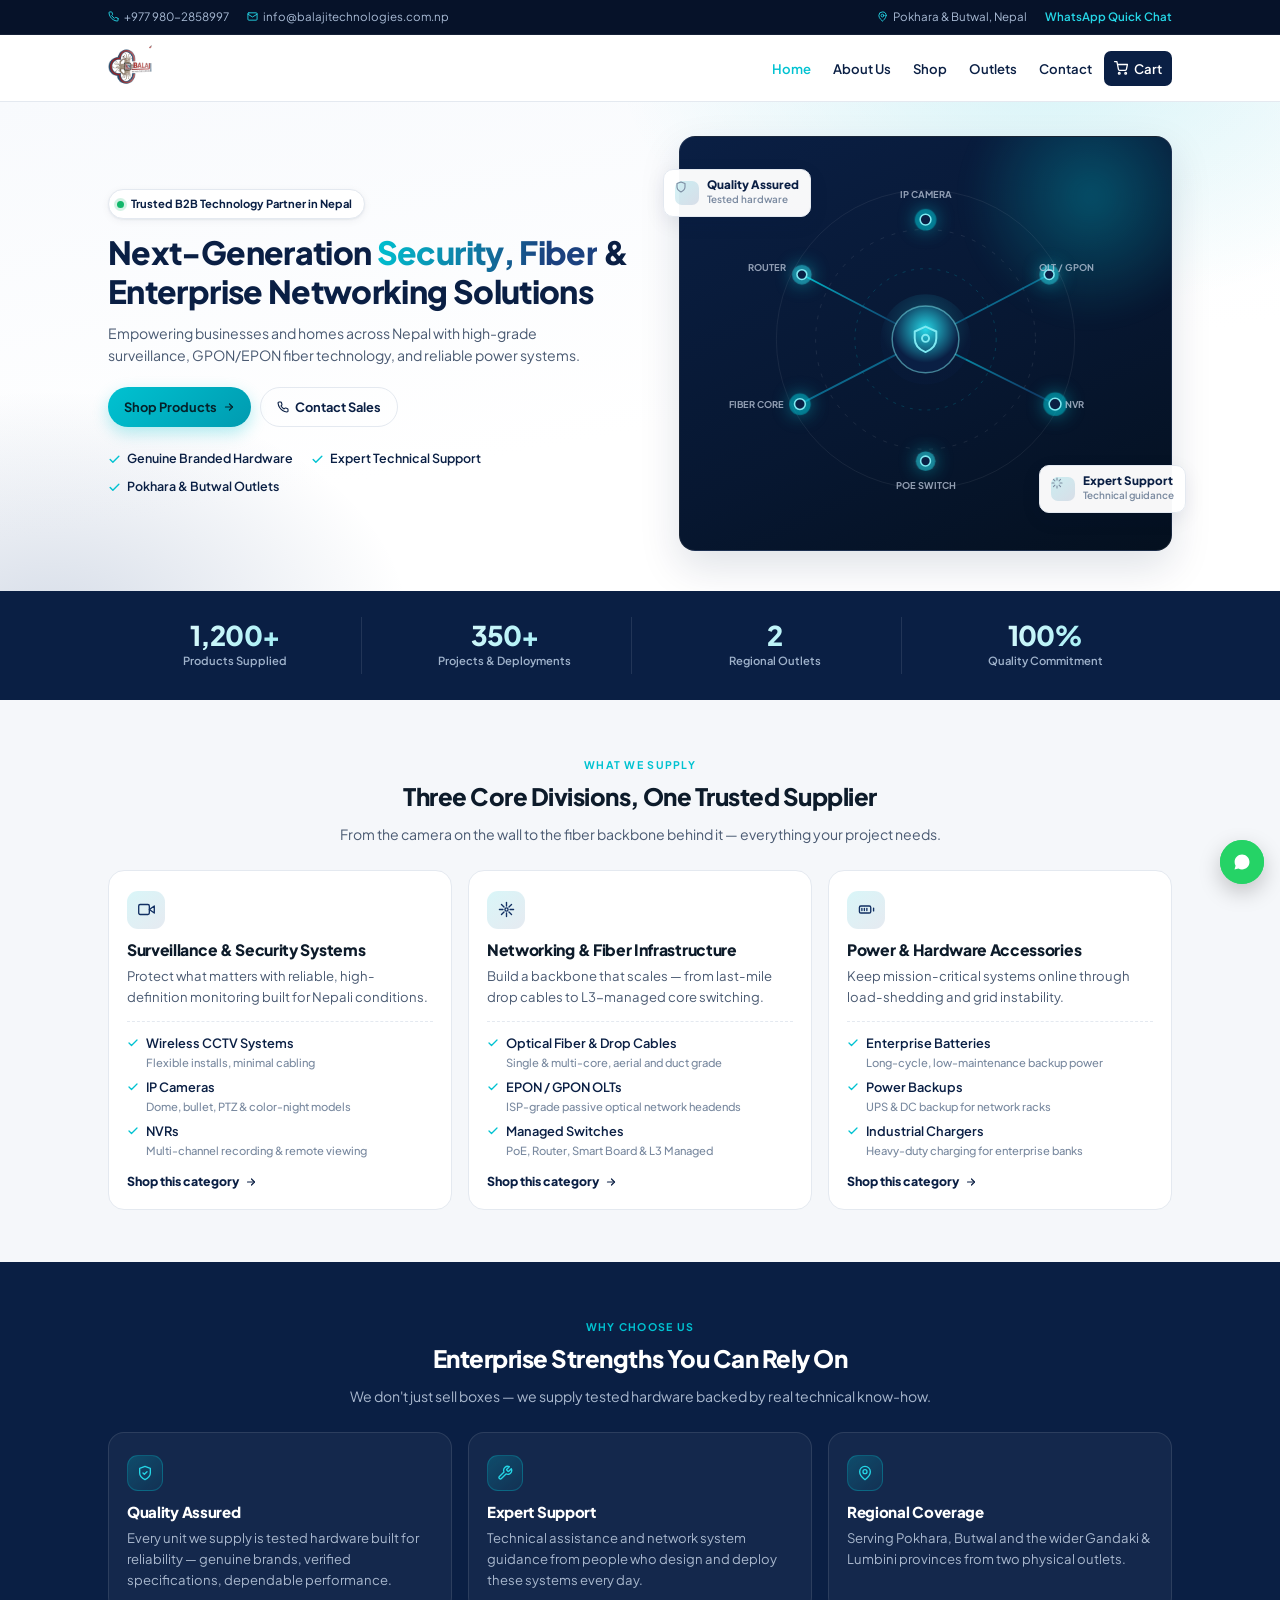
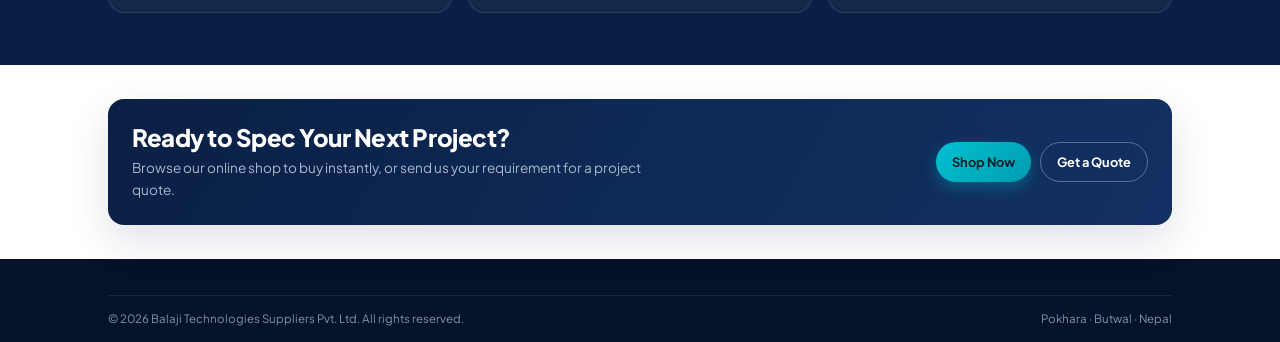
<file: index.html>
<!DOCTYPE html>
<html lang="en">
<head>
<meta charset="UTF-8" />
<meta name="viewport" content="width=device-width, initial-scale=1" />
<meta name="theme-color" content="#0A1F44" />
<title>Balaji Technologies Suppliers Pvt. Ltd. | CCTV, Fiber &amp; Networking in Nepal</title>
<meta name="description" content="Balaji Technologies Suppliers Pvt. Ltd. — Pokhara &amp; Butwal based supplier of wireless CCTV, IP cameras, NVRs, EPON/GPON OLTs, optical fiber cables, managed PoE switches, routers, batteries and power backups across Nepal." />
<link rel="canonical" href="https://www.balajitechnologies.com.np/" />
<link rel="icon" href="logo.jpg" />
<link rel="preconnect" href="https://fonts.googleapis.com" />
<link rel="preconnect" href="https://fonts.gstatic.com" crossorigin />
<link href="https://fonts.googleapis.com/css2?family=Plus+Jakarta+Sans:wght@400;500;600;700;800&display=swap" rel="stylesheet" />
<style>
/* ============================================================
   BALAJI TECHNOLOGIES — index.html (all CSS inline)
   ============================================================ */
:root{
  --navy-900:#061229;--navy-800:#0A1F44;--navy-700:#123063;--navy-600:#1B417F;
  --teal-500:#00C2D1;--teal-400:#25D6E6;--teal-300:#7FE9F2;
  --ink:#0D1B2A;--body:#4A5A72;--muted:#7A8AA0;
  --line:#E4E9F0;--soft:#F5F7FA;--white:#FFFFFF;
  --ok:#12B76A;--warn:#E8A33D;--danger:#E5484D;
  --radius:12px;--radius-lg:16px;
  --shadow-sm:0 1px 2px rgba(10,31,68,.06),0 2px 8px rgba(10,31,68,.05);
  --shadow:0 6px 20px rgba(10,31,68,.08);
  --shadow-lg:0 16px 40px rgba(10,31,68,.13);
  --ease:cubic-bezier(.22,.61,.36,1);
  --maxw:1100px;
}
*,*::before,*::after{box-sizing:border-box;}
html{scroll-behavior:smooth;scroll-padding-top:90px;-webkit-text-size-adjust:100%;}
body{margin:0;font-family:'Plus Jakarta Sans',-apple-system,BlinkMacSystemFont,'Segoe UI',Roboto,sans-serif;font-size:14px;line-height:1.6;color:var(--body);background:var(--white);overflow-x:hidden;}
img{max-width:100%;display:block;height:auto;}

/* Icons — bounded on all four axes */
svg{display:block;width:14px;height:14px;min-width:14px;min-height:14px;max-width:14px;max-height:14px;flex:none;overflow:visible;}
.tech-panel > svg{width:100%;height:auto;min-width:0;min-height:0;max-width:100%;max-height:none;}

a{color:inherit;text-decoration:none;}
button{font:inherit;cursor:pointer;border:0;background:none;}
ul{margin:0;padding:0;list-style:none;}
h1,h2,h3,h4{color:var(--ink);font-weight:800;line-height:1.2;margin:0 0 .5em;letter-spacing:-.02em;}
h1{font-size:clamp(1.4rem,2.6vw,2rem);}
h2{font-size:clamp(1.15rem,1.9vw,1.5rem);}
h3{font-size:.98rem;}
h4{font-size:.9rem;}
p{margin:0 0 .8rem;}
:focus-visible{outline:2px solid var(--teal-500);outline-offset:2px;border-radius:4px;}

.container{width:100%;max-width:var(--maxw);margin-inline:auto;padding-inline:18px;}
.section{padding:36px 0;}
.section--soft{background:var(--soft);}
.section--dark{background:var(--navy-800);color:#C7D3E4;}
.section--tight{padding:26px 0;}
@media (min-width:900px){.section{padding:52px 0;}.section--tight{padding:34px 0;}}

.eyebrow{display:inline-flex;align-items:center;gap:6px;font-size:.66rem;font-weight:700;letter-spacing:.12em;text-transform:uppercase;color:var(--teal-500);margin-bottom:8px;}
.eyebrow::before{content:"";width:18px;height:2px;background:var(--teal-500);border-radius:2px;}
.section-head{max-width:620px;margin-bottom:24px;}
.section-head.center{margin-inline:auto;text-align:center;}
.section-head.center .eyebrow::before{display:none;}
.section-head p{font-size:.88rem;margin:0;}
.section--dark .section-head h2{color:#fff;}
.section--dark .section-head p{color:#A9B8CE;}

.btn{display:inline-flex;align-items:center;justify-content:center;gap:6px;padding:9px 16px;border-radius:100px;font-size:.8rem;font-weight:700;white-space:nowrap;transition:transform .22s var(--ease),box-shadow .22s var(--ease),background .22s var(--ease),color .22s var(--ease),border-color .22s var(--ease);}
.btn svg{width:12px;height:12px;min-width:12px;min-height:12px;max-width:12px;max-height:12px;}
.btn--primary{background:linear-gradient(135deg,var(--teal-500),#009BB0);color:#04222A;box-shadow:0 6px 16px rgba(0,194,209,.3);}
.btn--primary:hover{transform:translateY(-1px);box-shadow:0 10px 22px rgba(0,194,209,.4);}
.btn--ghost{background:transparent;color:var(--navy-800);border:1.4px solid var(--line);}
.btn--ghost:hover{border-color:var(--navy-800);transform:translateY(-1px);}
.btn--outline-light{background:transparent;color:#fff;border:1.4px solid rgba(255,255,255,.3);}
.btn--outline-light:hover{background:rgba(255,255,255,.1);}
.btn--sm{padding:7px 13px;font-size:.75rem;}
.btn--sm svg{width:11px;height:11px;min-width:11px;min-height:11px;max-width:11px;max-height:11px;}
.btn--block{width:100%;}

/* Reveal — visible by default; only hides when JS confirms running */
.reveal{opacity:1;transform:none;}
html.js-anim .reveal{opacity:0;transform:translateY(16px);transition:opacity .55s var(--ease),transform .55s var(--ease);}
html.js-anim .reveal.in{opacity:1;transform:none;}

/* Topbar */
.topbar{background:var(--navy-900);color:#A9BBD5;font-size:.72rem;border-bottom:1px solid rgba(255,255,255,.06);}
.topbar__inner{display:flex;align-items:center;justify-content:space-between;gap:14px;min-height:34px;flex-wrap:wrap;}
.topbar__group{display:flex;align-items:center;gap:18px;flex-wrap:wrap;}
.topbar__item{display:inline-flex;align-items:center;gap:5px;transition:color .2s;}
.topbar__item:hover{color:var(--teal-400);}
.topbar__item svg{width:11px;height:11px;min-width:11px;min-height:11px;max-width:11px;max-height:11px;stroke:var(--teal-400);}
.topbar__wa{color:var(--teal-400);font-weight:600;}
@media (max-width:980px){.topbar__inner{justify-content:center;padding-block:6px;}.topbar__group:first-child .topbar__item:not(:first-child){display:none;}}

/* Header */
.header{position:sticky;top:0;z-index:900;background:rgba(255,255,255,.93);backdrop-filter:blur(12px);-webkit-backdrop-filter:blur(12px);border-bottom:1px solid var(--line);transition:box-shadow .3s var(--ease);}
.header.scrolled{box-shadow:0 4px 18px rgba(10,31,68,.08);}
.header__inner{display:flex;align-items:center;justify-content:space-between;gap:14px;min-height:66px;}
.logo{display:flex;align-items:center;gap:9px;flex:none;}
.logo__img{height:46px;width:auto;max-width:220px;object-fit:contain;display:block;}

.nav{display:flex;align-items:center;gap:2px;}
.nav a{position:relative;padding:7px 10px;border-radius:7px;font-size:.82rem;font-weight:600;color:var(--navy-800);transition:color .2s;}
.nav a:hover{color:var(--teal-500);}
.nav a.active{color:var(--teal-500);}
.nav__cart{position:relative;display:inline-flex;align-items:center;gap:6px;padding:8px 14px;border-radius:100px;background:var(--navy-800);color:#fff !important;font-size:.8rem;}
.nav__cart:hover{background:var(--teal-500);color:#04222A !important;}
.nav__cart svg{width:14px;height:14px;min-width:14px;min-height:14px;max-width:14px;max-height:14px;}
.cart-badge{position:absolute;top:-6px;right:-6px;min-width:20px;height:20px;padding:0 5px;border-radius:100px;background:var(--teal-500);color:#04222A;font-size:.66rem;font-weight:800;display:grid;place-items:center;}
.cart-badge[hidden]{display:none;}

.nav-toggle{display:none;width:38px;height:38px;border-radius:10px;border:1px solid var(--line);background:#fff;flex-direction:column;align-items:center;justify-content:center;gap:4px;}
.nav-toggle span{display:block;width:16px;height:2px;background:var(--navy-800);border-radius:2px;transition:transform .3s var(--ease),opacity .2s;}
.nav-toggle.open span:nth-child(1){transform:translateY(6px) rotate(45deg);}
.nav-toggle.open span:nth-child(2){opacity:0;}
.nav-toggle.open span:nth-child(3){transform:translateY(-6px) rotate(-45deg);}
@media (max-width:1040px){
  .nav-toggle{display:flex;}
  .nav{position:absolute;left:0;right:0;top:100%;flex-direction:column;align-items:stretch;gap:2px;background:#fff;border-bottom:1px solid var(--line);padding:10px 18px 16px;box-shadow:0 14px 30px rgba(10,31,68,.1);transform:translateY(-10px);opacity:0;visibility:hidden;transition:opacity .26s var(--ease),transform .26s var(--ease),visibility .26s;}
  .nav.open{transform:none;opacity:1;visibility:visible;}
  .nav a{padding:10px;font-size:.9rem;border-radius:8px;}
  .nav__cart{margin:8px 0 0;justify-content:center;}
}

/* Hero */
.hero{position:relative;overflow:hidden;padding:34px 0 40px;background:radial-gradient(700px 400px at 82% -8%,rgba(0,194,209,.14),transparent 62%),radial-gradient(600px 400px at 4% 108%,rgba(27,65,127,.18),transparent 60%),linear-gradient(170deg,#F8FAFD 0%,#FFFFFF 62%);}
.hero__inner{position:relative;display:grid;gap:26px;grid-template-columns:1.05fr .95fr;align-items:center;}
@media (max-width:900px){.hero__inner{grid-template-columns:1fr;gap:22px;}}
.pill{display:inline-flex;align-items:center;gap:7px;padding:5px 12px 5px 8px;border-radius:100px;background:#fff;border:1px solid var(--line);box-shadow:var(--shadow-sm);font-size:.7rem;font-weight:700;color:var(--navy-800);margin-bottom:14px;}
.pill .dot{width:7px;height:7px;border-radius:50%;background:var(--ok);flex:none;box-shadow:0 0 0 3px rgba(18,183,106,.18);}
.hero h1{margin-bottom:12px;color:var(--navy-800);}
.grad{background:linear-gradient(100deg,var(--teal-500),#1B417F 78%);-webkit-background-clip:text;background-clip:text;color:transparent;}
.hero__sub{font-size:.88rem;max-width:480px;margin-bottom:20px;}
.hero__cta{display:flex;flex-wrap:wrap;gap:9px;margin-bottom:22px;}
.hero__ticks{display:flex;flex-wrap:wrap;gap:8px 18px;}
.hero__ticks li{display:flex;align-items:center;gap:6px;font-size:.78rem;font-weight:600;color:var(--navy-800);}
.hero__ticks svg{width:13px;height:13px;min-width:13px;min-height:13px;max-width:13px;max-height:13px;color:var(--teal-500);}
.hero__visual{position:relative;}
.tech-panel{position:relative;border-radius:var(--radius-lg);overflow:hidden;padding:10px;background:linear-gradient(155deg,var(--navy-800) 0%,#071731 58%,#04101F 100%);box-shadow:var(--shadow-lg);border:1px solid rgba(255,255,255,.08);}
.tech-panel svg{width:100%;height:auto;min-width:0;min-height:0;max-width:100%;max-height:none;position:relative;z-index:1;}
.tech-panel__glow{position:absolute;width:260px;height:260px;border-radius:50%;background:radial-gradient(circle,rgba(0,194,209,.32),transparent 68%);top:-70px;right:-50px;filter:blur(10px);pointer-events:none;}
.float-card{position:absolute;z-index:3;display:flex;align-items:center;gap:8px;background:rgba(255,255,255,.97);border:1px solid var(--line);border-radius:10px;padding:8px 11px;box-shadow:var(--shadow);}
.float-card strong{display:block;font-size:.73rem;color:var(--navy-800);line-height:1.2;font-weight:800;}
.float-card span{display:block;font-size:.62rem;color:var(--muted);font-weight:600;}
.float-card__icon{width:24px;height:24px;border-radius:7px;flex:none;display:grid;place-items:center;background:linear-gradient(140deg,rgba(0,194,209,.18),rgba(27,65,127,.14));color:var(--navy-700);}
.float-card__icon svg{width:12px;height:12px;min-width:12px;min-height:12px;max-width:12px;max-height:12px;}
.float-card--a{top:8%;left:-16px;}
.float-card--b{bottom:9%;right:-14px;}
@media (max-width:520px){
  .float-card{padding:6px 9px;}
  .float-card__icon{width:20px;height:20px;}
  .float-card__icon svg{width:10px;height:10px;min-width:10px;min-height:10px;max-width:10px;max-height:10px;}
  .float-card--a{left:-3px;}
  .float-card--b{right:-3px;}
}
.node-pulse{transform-origin:center;animation:nodePulse 3s ease-in-out infinite;}
@keyframes nodePulse{0%,100%{opacity:.35;transform:scale(1);}50%{opacity:.9;transform:scale(1.22);}}

/* Stats */
.stats{background:var(--navy-800);position:relative;overflow:hidden;}
.stats__grid{position:relative;z-index:1;display:grid;grid-template-columns:repeat(4,1fr);gap:16px;padding:26px 0;}
.stat{text-align:center;padding:4px 8px;border-right:1px solid rgba(255,255,255,.1);}
.stat:last-child{border-right:0;}
.stat__num{font-size:clamp(1.25rem,2.2vw,1.7rem);font-weight:800;line-height:1.1;letter-spacing:-.03em;background:linear-gradient(120deg,#fff,var(--teal-300));-webkit-background-clip:text;background-clip:text;color:transparent;}
.stat__label{font-size:.7rem;color:#9FB2CB;font-weight:600;margin-top:2px;}
@media (max-width:760px){.stats__grid{grid-template-columns:repeat(2,1fr);gap:18px 10px;padding:24px 0;}.stat:nth-child(2){border-right:0;}}

/* Category cards */
.cat-grid{display:grid;grid-template-columns:repeat(3,1fr);gap:16px;}
@media (max-width:1000px){.cat-grid{grid-template-columns:1fr;max-width:520px;margin-inline:auto;}}
.cat-card{position:relative;display:flex;flex-direction:column;background:#fff;border:1px solid var(--line);border-radius:var(--radius-lg);padding:20px 18px 18px;overflow:hidden;transition:transform .3s var(--ease),box-shadow .3s var(--ease),border-color .3s var(--ease);}
.cat-card::before{content:"";position:absolute;left:0;right:0;top:0;height:3px;background:linear-gradient(90deg,var(--teal-500),var(--navy-600));transform:scaleX(0);transform-origin:left;transition:transform .4s var(--ease);}
.cat-card:hover{transform:translateY(-4px);box-shadow:var(--shadow-lg);border-color:transparent;}
.cat-card:hover::before{transform:scaleX(1);}
.cat-card__icon{width:38px;height:38px;border-radius:11px;display:grid;place-items:center;background:linear-gradient(140deg,rgba(0,194,209,.15),rgba(27,65,127,.11));color:var(--navy-700);margin-bottom:12px;transition:background .3s var(--ease),color .3s var(--ease);}
.cat-card__icon svg{width:17px;height:17px;min-width:17px;min-height:17px;max-width:17px;max-height:17px;}
.cat-card:hover .cat-card__icon{background:linear-gradient(140deg,var(--navy-800),var(--navy-600));color:var(--teal-400);}
.cat-card h3{margin-bottom:6px;}
.cat-card > p{font-size:.82rem;margin-bottom:14px;}
.cat-list{display:flex;flex-direction:column;gap:8px;margin-top:auto;padding-top:12px;border-top:1px dashed var(--line);}
.cat-list li{display:flex;align-items:flex-start;gap:7px;font-size:.8rem;color:var(--navy-800);font-weight:600;line-height:1.45;}
.cat-list svg{width:12px;height:12px;min-width:12px;min-height:12px;max-width:12px;max-height:12px;margin-top:3px;color:var(--teal-500);}
.cat-list small{display:block;font-weight:500;font-size:.7rem;color:var(--muted);margin-top:1px;}
.cat-card__link{display:inline-flex;align-items:center;gap:6px;margin-top:14px;font-size:.77rem;font-weight:800;color:var(--navy-800);transition:gap .25s var(--ease),color .25s var(--ease);}
.cat-card__link:hover{gap:10px;color:var(--teal-500);}
.cat-card__link svg{width:12px;height:12px;min-width:12px;min-height:12px;max-width:12px;max-height:12px;}

/* Why cards */
.why__grid{display:grid;grid-template-columns:repeat(3,1fr);gap:16px;}
@media (max-width:900px){.why__grid{grid-template-columns:1fr;max-width:520px;margin-inline:auto;}}
.why-card{background:rgba(255,255,255,.045);border:1px solid rgba(255,255,255,.1);border-radius:var(--radius-lg);padding:22px 18px;transition:background .3s var(--ease),transform .3s var(--ease),border-color .3s var(--ease);}
.why-card:hover{background:rgba(255,255,255,.085);border-color:rgba(0,194,209,.45);transform:translateY(-4px);}
.why-card__icon{width:36px;height:36px;border-radius:11px;display:grid;place-items:center;background:linear-gradient(140deg,rgba(0,194,209,.24),rgba(0,194,209,.06));border:1px solid rgba(0,194,209,.28);color:var(--teal-400);margin-bottom:12px;}
.why-card__icon svg{width:16px;height:16px;min-width:16px;min-height:16px;max-width:16px;max-height:16px;}
.why-card h3{color:#fff;font-size:.94rem;margin-bottom:6px;}
.why-card p{color:#A9B8CE;font-size:.82rem;margin:0;}

/* CTA band */
.cta-band{position:relative;overflow:hidden;border-radius:var(--radius-lg);padding:24px;display:flex;flex-wrap:wrap;align-items:center;justify-content:space-between;gap:20px;box-shadow:var(--shadow-lg);background:linear-gradient(120deg,var(--navy-800) 0%,#0E2A56 55%,#123063 100%);}
.cta-band__text{position:relative;z-index:1;max-width:520px;}
.cta-band h2{color:#fff;margin-bottom:6px;}
.cta-band p{color:#A9B8CE;margin:0;font-size:.85rem;}
.cta-band__actions{position:relative;z-index:1;display:flex;flex-wrap:wrap;gap:9px;}

/* Footer */
.footer{background:var(--navy-900);color:#93A6C1;padding-top:36px;font-size:.8rem;}
.footer__bottom{border-top:1px solid rgba(255,255,255,.08);padding:14px 0;display:flex;flex-wrap:wrap;gap:10px;align-items:center;justify-content:space-between;font-size:.72rem;color:#7E93AF;}
.footer a:hover{color:var(--teal-400);}

/* FAB */
.fab-stack{position:fixed;right:16px;bottom:16px;z-index:950;display:flex;flex-direction:column;gap:9px;align-items:flex-end;}
.fab{width:44px;height:44px;border-radius:50%;display:grid;place-items:center;box-shadow:0 8px 22px rgba(0,0,0,.22);position:relative;transition:transform .25s var(--ease);}
.fab:hover{transform:scale(1.08);}
.fab svg{width:18px;height:18px;min-width:18px;min-height:18px;max-width:18px;max-height:18px;}
.fab--wa{background:#25D366;color:#fff;}
.fab--wa::after{content:"";position:absolute;inset:0;border-radius:50%;border:2px solid #25D366;animation:ripple 2.4s infinite;}
@keyframes ripple{0%{transform:scale(1);opacity:.75;}100%{transform:scale(1.65);opacity:0;}}
.fab--top{width:34px;height:34px;background:#fff;color:var(--navy-800);border:1px solid var(--line);opacity:0;visibility:hidden;transform:translateY(8px);}
.fab--top.show{opacity:1;visibility:visible;transform:none;}
.fab--top svg{width:14px;height:14px;min-width:14px;min-height:14px;max-width:14px;max-height:14px;}

@media (max-width:600px){
  .fab-stack{right:12px;bottom:12px;}
  .fab{width:42px;height:42px;}
  .fab svg{width:17px;height:17px;min-width:17px;min-height:17px;max-width:17px;max-height:17px;}
  .fab--top{width:32px;height:32px;}
  .fab--top svg{width:13px;height:13px;min-width:13px;min-height:13px;max-width:13px;max-height:13px;}
}

@media (prefers-reduced-motion:reduce){
  .reveal{opacity:1 !important;transform:none !important;transition:none !important;}
  html{scroll-behavior:auto;}
  *,*::before,*::after{animation:none !important;transition:none !important;}
}
</style>
</head>
<body data-page="home">

<!-- TOP BAR -->
<div class="topbar">
  <div class="container topbar__inner">
    <div class="topbar__group">
      <a class="topbar__item" href="tel:+9779802858997">
        <svg viewBox="0 0 24 24" fill="none" stroke="currentColor" stroke-width="2" stroke-linecap="round" stroke-linejoin="round"><path d="M22 16.92v3a2 2 0 0 1-2.18 2 19.79 19.79 0 0 1-8.63-3.07 19.5 19.5 0 0 1-6-6 19.79 19.79 0 0 1-3.07-8.67A2 2 0 0 1 4.11 2h3a2 2 0 0 1 2 1.72c.13.96.36 1.9.7 2.81a2 2 0 0 1-.45 2.11L8.09 9.91a16 16 0 0 0 6 6l1.27-1.27a2 2 0 0 1 2.11-.45c.9.34 1.85.57 2.81.7A2 2 0 0 1 22 16.92Z"/></svg>
        +977 980-2858997
      </a>
      <a class="topbar__item" href="mailto:info@balajitechnologies.com.np">
        <svg viewBox="0 0 24 24" fill="none" stroke="currentColor" stroke-width="2" stroke-linecap="round" stroke-linejoin="round"><rect x="2" y="4" width="20" height="16" rx="2"/><path d="m22 7-10 6L2 7"/></svg>
        info@balajitechnologies.com.np
      </a>
    </div>
    <div class="topbar__group">
      <span class="topbar__item">
        <svg viewBox="0 0 24 24" fill="none" stroke="currentColor" stroke-width="2" stroke-linecap="round" stroke-linejoin="round"><path d="M20 10c0 6-8 12-8 12s-8-6-8-12a8 8 0 0 1 16 0Z"/><circle cx="12" cy="10" r="3"/></svg>
        Pokhara &amp; Butwal, Nepal
      </span>
      <a class="topbar__item topbar__wa" href="https://wa.me/9779802858997" target="_blank" rel="noopener">WhatsApp Quick Chat</a>
    </div>
  </div>
</div>

<!-- HEADER -->
<header class="header" id="header">
  <div class="container header__inner">
    <a href="index.html" class="logo" aria-label="Balaji Technologies Suppliers — Home">
      <img src="logo.jpg" alt="Balaji Technologies Suppliers Pvt. Ltd." class="logo__img" />
    </a>
    <nav class="nav" id="nav" aria-label="Main navigation">
      <a href="index.html" class="active">Home</a>
      <a href="about.html">About Us</a>
      <a href="shop.html">Shop</a>
      <a href="branches.html">Outlets</a>
      <a href="contact.html">Contact</a>
      <a href="#" class="nav__cart" data-open-cart>
        <svg viewBox="0 0 24 24" fill="none" stroke="currentColor" stroke-width="2.2" stroke-linecap="round" stroke-linejoin="round"><circle cx="9" cy="21" r="1.5"/><circle cx="20" cy="21" r="1.5"/><path d="M1 1h4l2.6 13.4a2 2 0 0 0 2 1.6h9.7a2 2 0 0 0 2-1.6L23 6H6"/></svg>
        Cart
        <span class="cart-badge" hidden>0</span>
      </a>
    </nav>
    <button class="nav-toggle" id="navToggle" aria-label="Toggle navigation" aria-expanded="false" aria-controls="nav">
      <span></span><span></span><span></span>
    </button>
  </div>
</header>

<main>

<!-- HERO -->
<section class="hero">
  <div class="container hero__inner">
    <div class="hero__content reveal">
      <span class="pill"><span class="dot"></span> Trusted B2B Technology Partner in Nepal</span>
      <h1>Next-Generation <span class="grad">Security, Fiber</span> &amp; Enterprise Networking Solutions</h1>
      <p class="hero__sub">Empowering businesses and homes across Nepal with high-grade surveillance, GPON/EPON fiber technology, and reliable power systems.</p>
      <div class="hero__cta">
        <a href="shop.html" class="btn btn--primary">Shop Products
          <svg viewBox="0 0 24 24" fill="none" stroke="currentColor" stroke-width="2.4" stroke-linecap="round" stroke-linejoin="round"><path d="M5 12h14"/><path d="m13 6 6 6-6 6"/></svg>
        </a>
        <a href="contact.html" class="btn btn--ghost">
          <svg viewBox="0 0 24 24" fill="none" stroke="currentColor" stroke-width="2.2" stroke-linecap="round" stroke-linejoin="round"><path d="M22 16.92v3a2 2 0 0 1-2.18 2 19.79 19.79 0 0 1-8.63-3.07 19.5 19.5 0 0 1-6-6 19.79 19.79 0 0 1-3.07-8.67A2 2 0 0 1 4.11 2h3a2 2 0 0 1 2 1.72c.13.96.36 1.9.7 2.81a2 2 0 0 1-.45 2.11L8.09 9.91a16 16 0 0 0 6 6l1.27-1.27a2 2 0 0 1 2.11-.45c.9.34 1.85.57 2.81.7A2 2 0 0 1 22 16.92Z"/></svg>
          Contact Sales
        </a>
      </div>
      <ul class="hero__ticks">
        <li><svg viewBox="0 0 24 24" fill="none" stroke="currentColor" stroke-width="2.6" stroke-linecap="round" stroke-linejoin="round"><path d="M20 6 9 17l-5-5"/></svg> Genuine Branded Hardware</li>
        <li><svg viewBox="0 0 24 24" fill="none" stroke="currentColor" stroke-width="2.6" stroke-linecap="round" stroke-linejoin="round"><path d="M20 6 9 17l-5-5"/></svg> Expert Technical Support</li>
        <li><svg viewBox="0 0 24 24" fill="none" stroke="currentColor" stroke-width="2.6" stroke-linecap="round" stroke-linejoin="round"><path d="M20 6 9 17l-5-5"/></svg> Pokhara &amp; Butwal Outlets</li>
      </ul>
    </div>

    <div class="hero__visual reveal">
      <div class="tech-panel">
        <div class="tech-panel__glow"></div>
        <svg viewBox="0 0 480 400" role="img" aria-label="Fiber optic and surveillance network topology">
          <defs>
            <linearGradient id="lineGrad" x1="0" y1="0" x2="1" y2="1"><stop offset="0%" stop-color="#00C2D1" stop-opacity=".95"/><stop offset="100%" stop-color="#1B417F" stop-opacity=".55"/></linearGradient>
            <radialGradient id="hubGrad" cx="50%" cy="35%"><stop offset="0%" stop-color="#25D6E6"/><stop offset="100%" stop-color="#0A1F44"/></radialGradient>
            <filter id="softGlow" x="-60%" y="-60%" width="220%" height="220%"><feGaussianBlur stdDeviation="9" result="b"/><feMerge><feMergeNode in="b"/><feMergeNode in="SourceGraphic"/></feMerge></filter>
          </defs>
          <circle cx="240" cy="196" r="152" fill="none" stroke="rgba(255,255,255,.07)" stroke-width="1"/>
          <circle cx="240" cy="196" r="112" fill="none" stroke="rgba(255,255,255,.09)" stroke-width="1" stroke-dasharray="4 8"/>
          <circle cx="240" cy="196" r="72" fill="none" stroke="rgba(0,194,209,.22)" stroke-width="1" stroke-dasharray="3 6"/>
          <g stroke="url(#lineGrad)" stroke-width="1.8" fill="none" stroke-linecap="round">
            <path d="M240 196 L240 74"/>
            <path d="M240 196 L366 130"/>
            <path d="M240 196 L372 262"/>
            <path d="M240 196 L240 320"/>
            <path d="M240 196 L112 262"/>
            <path d="M240 196 L114 130"/>
          </g>
          <g filter="url(#softGlow)">
            <circle class="node-pulse" cx="240" cy="74" r="11" fill="#00C2D1" opacity=".5"/>
            <circle class="node-pulse" cx="366" cy="130" r="10" fill="#25D6E6" opacity=".5" style="animation-delay:-.5s"/>
            <circle class="node-pulse" cx="372" cy="262" r="12" fill="#00C2D1" opacity=".5" style="animation-delay:-1s"/>
            <circle class="node-pulse" cx="240" cy="320" r="10" fill="#25D6E6" opacity=".5" style="animation-delay:-1.5s"/>
            <circle class="node-pulse" cx="112" cy="262" r="11" fill="#00C2D1" opacity=".5" style="animation-delay:-2s"/>
            <circle class="node-pulse" cx="114" cy="130" r="10" fill="#25D6E6" opacity=".5" style="animation-delay:-2.5s"/>
          </g>
          <g fill="#0A1F44" stroke="#7FE9F2" stroke-width="1.6">
            <circle cx="240" cy="74" r="5.5"/><circle cx="366" cy="130" r="5"/>
            <circle cx="372" cy="262" r="6"/><circle cx="240" cy="320" r="5"/>
            <circle cx="112" cy="262" r="5.5"/><circle cx="114" cy="130" r="5"/>
          </g>
          <circle cx="240" cy="196" r="46" fill="url(#hubGrad)" opacity=".28"/>
          <circle cx="240" cy="196" r="34" fill="url(#hubGrad)" stroke="rgba(127,233,242,.5)" stroke-width="1.5"/>
          <g transform="translate(240 196)" fill="none" stroke="#7FE9F2" stroke-width="2" stroke-linecap="round" stroke-linejoin="round"><path d="M0 -13 L11 -8 v7 c0 7 -4.7 11.7 -11 14 -6.3 -2.3 -11 -7 -11 -14 v-7 Z"/><circle cx="0" cy="-1" r="3.6"/></g>
          <g font-family="'Plus Jakarta Sans',sans-serif" font-size="9.5" font-weight="700" fill="rgba(199,211,228,.72)">
            <text x="240" y="52" text-anchor="middle">IP CAMERA</text>
            <text x="384" y="126" text-anchor="middle">OLT / GPON</text>
            <text x="392" y="266" text-anchor="middle">NVR</text>
            <text x="240" y="348" text-anchor="middle">POE SWITCH</text>
            <text x="96" y="266" text-anchor="end">FIBER CORE</text>
            <text x="98" y="126" text-anchor="end">ROUTER</text>
          </g>
        </svg>
      </div>
      <div class="float-card float-card--a">
        <span class="float-card__icon"><svg viewBox="0 0 24 24" fill="none" stroke="currentColor" stroke-width="2.2" stroke-linecap="round" stroke-linejoin="round"><path d="M12 22s8-4 8-10V5l-8-3-8 3v7c0 6 8 10 8 10Z"/></svg></span>
        <span><strong>Quality Assured</strong><span>Tested hardware</span></span>
      </div>
      <div class="float-card float-card--b">
        <span class="float-card__icon"><svg viewBox="0 0 24 24" fill="none" stroke="currentColor" stroke-width="2.2" stroke-linecap="round" stroke-linejoin="round"><path d="M12 2v4"/><path d="m16.2 7.8 2.9-2.9"/><path d="M18 12h4"/><path d="m16.2 16.2 2.9 2.9"/><path d="M12 18v4"/><path d="m4.9 19.1 2.9-2.9"/><path d="M2 12h4"/><path d="m4.9 4.9 2.9 2.9"/></svg></span>
        <span><strong>Expert Support</strong><span>Technical guidance</span></span>
      </div>
    </div>
  </div>
</section>

<!-- STATS -->
<section class="stats" aria-label="Company highlights">
  <div class="container">
    <div class="stats__grid">
      <div class="stat reveal"><div class="stat__num">1,200+</div><div class="stat__label">Products Supplied</div></div>
      <div class="stat reveal"><div class="stat__num">350+</div><div class="stat__label">Projects &amp; Deployments</div></div>
      <div class="stat reveal"><div class="stat__num">2</div><div class="stat__label">Regional Outlets</div></div>
      <div class="stat reveal"><div class="stat__num">100%</div><div class="stat__label">Quality Commitment</div></div>
    </div>
  </div>
</section>

<!-- WHAT WE SUPPLY -->
<section class="section section--soft">
  <div class="container">
    <div class="section-head center reveal">
      <span class="eyebrow">What We Supply</span>
      <h2>Three Core Divisions, One Trusted Supplier</h2>
      <p>From the camera on the wall to the fiber backbone behind it — everything your project needs.</p>
    </div>
    <div class="cat-grid">
      <article class="cat-card reveal">
        <div class="cat-card__icon"><svg viewBox="0 0 24 24" fill="none" stroke="currentColor" stroke-width="1.9" stroke-linecap="round" stroke-linejoin="round"><path d="M23 7 16 12l7 5V7Z"/><rect x="1" y="5" width="15" height="14" rx="2"/></svg></div>
        <h3>Surveillance &amp; Security Systems</h3>
        <p>Protect what matters with reliable, high-definition monitoring built for Nepali conditions.</p>
        <ul class="cat-list">
          <li><svg viewBox="0 0 24 24" fill="none" stroke="currentColor" stroke-width="2.6" stroke-linecap="round" stroke-linejoin="round"><path d="M20 6 9 17l-5-5"/></svg><span>Wireless CCTV Systems<small>Flexible installs, minimal cabling</small></span></li>
          <li><svg viewBox="0 0 24 24" fill="none" stroke="currentColor" stroke-width="2.6" stroke-linecap="round" stroke-linejoin="round"><path d="M20 6 9 17l-5-5"/></svg><span>IP Cameras<small>Dome, bullet, PTZ &amp; color-night models</small></span></li>
          <li><svg viewBox="0 0 24 24" fill="none" stroke="currentColor" stroke-width="2.6" stroke-linecap="round" stroke-linejoin="round"><path d="M20 6 9 17l-5-5"/></svg><span>NVRs<small>Multi-channel recording &amp; remote viewing</small></span></li>
        </ul>
        <a href="shop.html?cat=surveillance" class="cat-card__link">Shop this category <svg viewBox="0 0 24 24" fill="none" stroke="currentColor" stroke-width="2.4" stroke-linecap="round" stroke-linejoin="round"><path d="M5 12h14"/><path d="m13 6 6 6-6 6"/></svg></a>
      </article>

      <article class="cat-card reveal">
        <div class="cat-card__icon"><svg viewBox="0 0 24 24" fill="none" stroke="currentColor" stroke-width="1.9" stroke-linecap="round" stroke-linejoin="round"><circle cx="12" cy="12" r="2.2"/><path d="M12 2v5"/><path d="M12 17v5"/><path d="M2 12h5"/><path d="M17 12h5"/><path d="m4.9 4.9 3.6 3.6"/><path d="m15.5 15.5 3.6 3.6"/><path d="m19.1 4.9-3.6 3.6"/><path d="m8.5 15.5-3.6 3.6"/></svg></div>
        <h3>Networking &amp; Fiber Infrastructure</h3>
        <p>Build a backbone that scales — from last-mile drop cables to L3-managed core switching.</p>
        <ul class="cat-list">
          <li><svg viewBox="0 0 24 24" fill="none" stroke="currentColor" stroke-width="2.6" stroke-linecap="round" stroke-linejoin="round"><path d="M20 6 9 17l-5-5"/></svg><span>Optical Fiber &amp; Drop Cables<small>Single &amp; multi-core, aerial and duct grade</small></span></li>
          <li><svg viewBox="0 0 24 24" fill="none" stroke="currentColor" stroke-width="2.6" stroke-linecap="round" stroke-linejoin="round"><path d="M20 6 9 17l-5-5"/></svg><span>EPON / GPON OLTs<small>ISP-grade passive optical network headends</small></span></li>
          <li><svg viewBox="0 0 24 24" fill="none" stroke="currentColor" stroke-width="2.6" stroke-linecap="round" stroke-linejoin="round"><path d="M20 6 9 17l-5-5"/></svg><span>Managed Switches<small>PoE, Router, Smart Board &amp; L3 Managed</small></span></li>
        </ul>
        <a href="shop.html?cat=networking" class="cat-card__link">Shop this category <svg viewBox="0 0 24 24" fill="none" stroke="currentColor" stroke-width="2.4" stroke-linecap="round" stroke-linejoin="round"><path d="M5 12h14"/><path d="m13 6 6 6-6 6"/></svg></a>
      </article>

      <article class="cat-card reveal">
        <div class="cat-card__icon"><svg viewBox="0 0 24 24" fill="none" stroke="currentColor" stroke-width="1.9" stroke-linecap="round" stroke-linejoin="round"><rect x="2" y="7" width="16" height="10" rx="2"/><path d="M22 10v4"/><path d="M5.5 10.5v3"/><path d="M9 10.5v3"/><path d="M12.5 10.5v3"/></svg></div>
        <h3>Power &amp; Hardware Accessories</h3>
        <p>Keep mission-critical systems online through load-shedding and grid instability.</p>
        <ul class="cat-list">
          <li><svg viewBox="0 0 24 24" fill="none" stroke="currentColor" stroke-width="2.6" stroke-linecap="round" stroke-linejoin="round"><path d="M20 6 9 17l-5-5"/></svg><span>Enterprise Batteries<small>Long-cycle, low-maintenance backup power</small></span></li>
          <li><svg viewBox="0 0 24 24" fill="none" stroke="currentColor" stroke-width="2.6" stroke-linecap="round" stroke-linejoin="round"><path d="M20 6 9 17l-5-5"/></svg><span>Power Backups<small>UPS &amp; DC backup for network racks</small></span></li>
          <li><svg viewBox="0 0 24 24" fill="none" stroke="currentColor" stroke-width="2.6" stroke-linecap="round" stroke-linejoin="round"><path d="M20 6 9 17l-5-5"/></svg><span>Industrial Chargers<small>Heavy-duty charging for enterprise banks</small></span></li>
        </ul>
        <a href="shop.html?cat=power" class="cat-card__link">Shop this category <svg viewBox="0 0 24 24" fill="none" stroke="currentColor" stroke-width="2.4" stroke-linecap="round" stroke-linejoin="round"><path d="M5 12h14"/><path d="m13 6 6 6-6 6"/></svg></a>
      </article>
    </div>
  </div>
</section>

<!-- WHY CHOOSE US -->
<section class="section section--dark">
  <div class="container">
    <div class="section-head center reveal">
      <span class="eyebrow">Why Choose Us</span>
      <h2>Enterprise Strengths You Can Rely On</h2>
      <p>We don't just sell boxes — we supply tested hardware backed by real technical know-how.</p>
    </div>
    <div class="why__grid">
      <article class="why-card reveal">
        <div class="why-card__icon"><svg viewBox="0 0 24 24" fill="none" stroke="currentColor" stroke-width="2" stroke-linecap="round" stroke-linejoin="round"><path d="M12 22s8-4 8-10V5l-8-3-8 3v7c0 6 8 10 8 10Z"/><path d="m9 12 2 2 4-4"/></svg></div>
        <h3>Quality Assured</h3>
        <p>Every unit we supply is tested hardware built for reliability — genuine brands, verified specifications, dependable performance.</p>
      </article>
      <article class="why-card reveal">
        <div class="why-card__icon"><svg viewBox="0 0 24 24" fill="none" stroke="currentColor" stroke-width="2" stroke-linecap="round" stroke-linejoin="round"><path d="M14.7 6.3a1 1 0 0 0 0 1.4l1.6 1.6a1 1 0 0 0 1.4 0l3.77-3.77a6 6 0 0 1-7.94 7.94l-6.91 6.91a2.12 2.12 0 0 1-3-3l6.91-6.91a6 6 0 0 1 7.94-7.94l-3.76 3.76Z"/></svg></div>
        <h3>Expert Support</h3>
        <p>Technical assistance and network system guidance from people who design and deploy these systems every day.</p>
      </article>
      <article class="why-card reveal">
        <div class="why-card__icon"><svg viewBox="0 0 24 24" fill="none" stroke="currentColor" stroke-width="2" stroke-linecap="round" stroke-linejoin="round"><path d="M20 10c0 6-8 12-8 12s-8-6-8-12a8 8 0 0 1 16 0Z"/><circle cx="12" cy="10" r="3"/></svg></div>
        <h3>Regional Coverage</h3>
        <p>Serving Pokhara, Butwal and the wider Gandaki &amp; Lumbini provinces from two physical outlets.</p>
      </article>
    </div>
  </div>
</section>

<!-- CTA BAND -->
<section class="section section--tight">
  <div class="container">
    <div class="cta-band reveal">
      <div class="cta-band__text">
        <h2>Ready to Spec Your Next Project?</h2>
        <p>Browse our online shop to buy instantly, or send us your requirement for a project quote.</p>
      </div>
      <div class="cta-band__actions">
        <a href="shop.html" class="btn btn--primary">Shop Now</a>
        <a href="contact.html" class="btn btn--outline-light">Get a Quote</a>
      </div>
    </div>
  </div>
</section>

</main>

<!-- FOOTER -->
<footer class="footer">
  <div class="container">
    <div class="footer__bottom">
      <span>© <span id="year">2025</span> Balaji Technologies Suppliers Pvt. Ltd. All rights reserved.</span>
      <span>Pokhara &middot; Butwal &middot; Nepal</span>
    </div>
  </div>
</footer>

<!-- FAB -->
<div class="fab-stack">
  <button class="fab fab--top" id="backToTop" aria-label="Back to top">
    <svg viewBox="0 0 24 24" fill="none" stroke="currentColor" stroke-width="2.4" stroke-linecap="round" stroke-linejoin="round"><path d="m18 15-6-6-6 6"/></svg>
  </button>
  <a class="fab fab--wa" href="https://wa.me/9779802858997" target="_blank" rel="noopener" aria-label="Chat on WhatsApp">
    <svg viewBox="0 0 24 24" fill="currentColor"><path d="M12.04 2C6.58 2 2.13 6.45 2.13 11.91c0 1.75.46 3.45 1.32 4.96L2 22l5.25-1.38a9.87 9.87 0 0 0 4.79 1.22h.01c5.46 0 9.91-4.45 9.91-9.91S17.5 2 12.04 2Z"/></svg>
  </a>
</div>

<!-- SCRIPTS -->
<script>
(function(){
  'use strict';
  document.documentElement.classList.add('js-anim');

  var y = document.getElementById('year');
  if (y) y.textContent = new Date().getFullYear();

  var t = document.getElementById('navToggle');
  var n = document.getElementById('nav');
  if (t && n) {
    t.addEventListener('click', function(){
      var o = n.classList.toggle('open');
      t.classList.toggle('open', o);
      t.setAttribute('aria-expanded', String(o));
    });
    n.querySelectorAll('a').forEach(function(a){
      a.addEventListener('click', function(){
        n.classList.remove('open');
        t.classList.remove('open');
        t.setAttribute('aria-expanded', 'false');
      });
    });
  }

  var h = document.getElementById('header');
  var b = document.getElementById('backToTop');
  function onS(){
    var sy = window.scrollY;
    if (h) h.classList.toggle('scrolled', sy > 12);
    if (b) b.classList.toggle('show', sy > 500);
  }
  window.addEventListener('scroll', onS, { passive: true });
  onS();
  if (b) b.addEventListener('click', function(){
    window.scrollTo({ top: 0, behavior: 'smooth' });
  });

  var revealEls = document.querySelectorAll('.reveal');
  if ('IntersectionObserver' in window) {
    var obs = new IntersectionObserver(function(entries){
      entries.forEach(function(entry){
        if (entry.isIntersecting) {
          entry.target.classList.add('in');
          obs.unobserve(entry.target);
        }
      });
    }, { threshold: 0.05, rootMargin: '0px 0px -40px 0px' });
    revealEls.forEach(function(el){ obs.observe(el); });
  } else {
    revealEls.forEach(function(el){ el.classList.add('in'); });
  }

  document.querySelectorAll('[data-open-cart]').forEach(function(btn){
    btn.addEventListener('click', function(e){
      if (window.BTS_Drawer && typeof window.BTS_Drawer.open === 'function') {
        e.preventDefault();
        window.BTS_Drawer.open();
      }
    });
  });

  function updateBadge(){
    try {
      var items = JSON.parse(localStorage.getItem('bts_cart_v1') || '[]');
      var count = items.reduce(function(s, i){ return s + (i.qty || 0); }, 0);
      document.querySelectorAll('.cart-badge').forEach(function(el){
        el.textContent = count;
        el.hidden = count === 0;
      });
    } catch(err) {}
  }
  updateBadge();
  document.addEventListener('cart:change', updateBadge);
})();
</script>
</body>
</html>
</file>
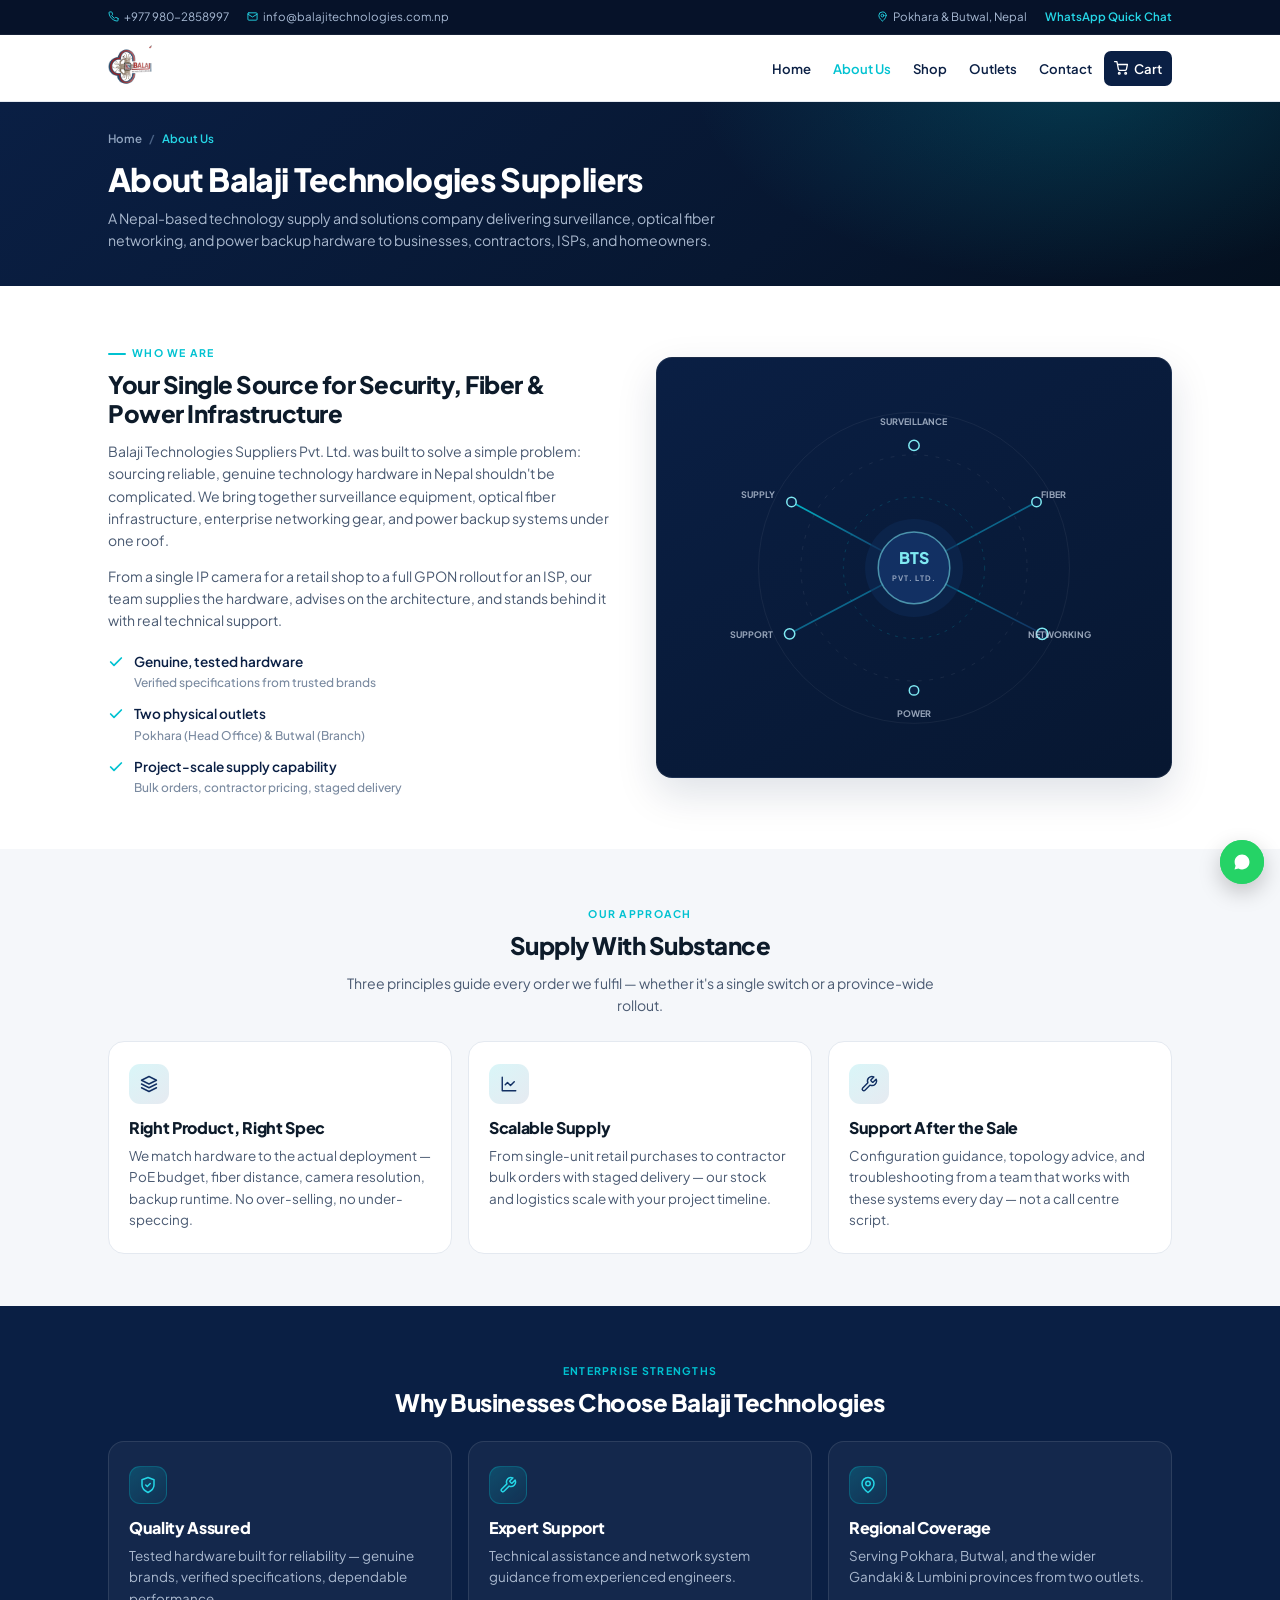
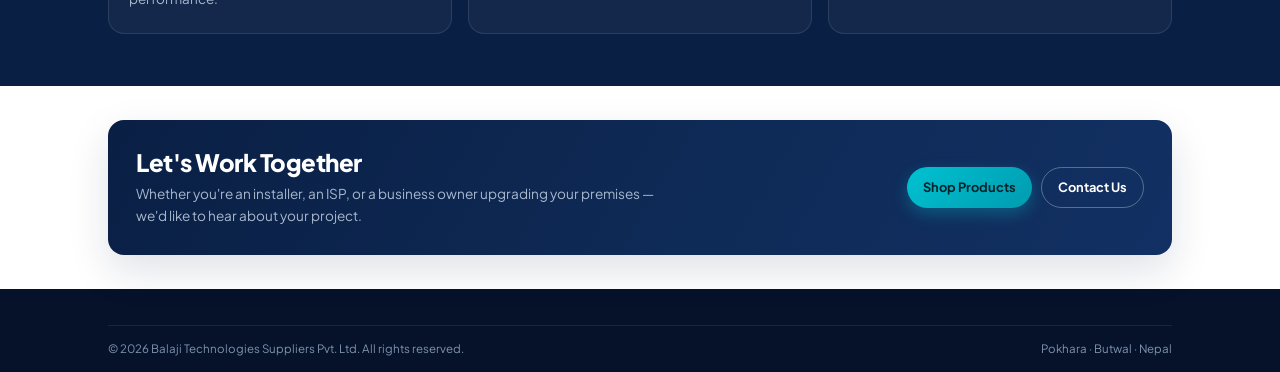
<file: about.html>
<!DOCTYPE html>
<html lang="en">
<head>
<meta charset="UTF-8" />
<meta name="viewport" content="width=device-width, initial-scale=1" />
<meta name="theme-color" content="#0A1F44" />
<title>About Us | Balaji Technologies Suppliers Pvt. Ltd.</title>
<meta name="description" content="Learn about Balaji Technologies Suppliers Pvt. Ltd. — a Nepal-based technology supply and solutions company delivering surveillance, fiber networking and power hardware from Pokhara and Butwal." />
<link rel="canonical" href="https://www.balajitechnologies.com.np/about.html" />
<link rel="icon" href="logo.jpg" />
<link rel="preconnect" href="https://fonts.googleapis.com" />
<link rel="preconnect" href="https://fonts.gstatic.com" crossorigin />
<link href="https://fonts.googleapis.com/css2?family=Plus+Jakarta+Sans:wght@400;500;600;700;800&display=swap" rel="stylesheet" />
<style>
/* ============================================================
   BALAJI TECHNOLOGIES — about.html (all CSS inline)
   ============================================================ */
:root{
  --navy-900:#061229;--navy-800:#0A1F44;--navy-700:#123063;--navy-600:#1B417F;
  --teal-500:#00C2D1;--teal-400:#25D6E6;--teal-300:#7FE9F2;
  --ink:#0D1B2A;--body:#4A5A72;--muted:#7A8AA0;
  --line:#E4E9F0;--soft:#F5F7FA;--white:#FFFFFF;
  --ok:#12B76A;--warn:#E8A33D;--danger:#E5484D;
  --radius:12px;--radius-lg:16px;
  --shadow-sm:0 1px 2px rgba(10,31,68,.06),0 2px 8px rgba(10,31,68,.05);
  --shadow:0 6px 20px rgba(10,31,68,.08);
  --shadow-lg:0 16px 40px rgba(10,31,68,.13);
  --ease:cubic-bezier(.22,.61,.36,1);
  --maxw:1100px;
}
*,*::before,*::after{box-sizing:border-box;}
html{scroll-behavior:smooth;scroll-padding-top:90px;-webkit-text-size-adjust:100%;}
body{margin:0;font-family:'Plus Jakarta Sans',-apple-system,BlinkMacSystemFont,'Segoe UI',Roboto,sans-serif;font-size:14px;line-height:1.6;color:var(--body);background:var(--white);overflow-x:hidden;}
img{max-width:100%;display:block;height:auto;}

/* Icons — bounded on all four axes */
svg{display:block;width:14px;height:14px;min-width:14px;min-height:14px;max-width:14px;max-height:14px;flex:none;overflow:visible;}
.split__media > svg{width:100%;height:auto;min-width:0;min-height:0;max-width:100%;max-height:none;}

a{color:inherit;text-decoration:none;}
button{font:inherit;cursor:pointer;border:0;background:none;}
ul{margin:0;padding:0;list-style:none;}
h1,h2,h3,h4{color:var(--ink);font-weight:800;line-height:1.2;margin:0 0 .5em;letter-spacing:-.02em;}
h1{font-size:clamp(1.4rem,2.6vw,2rem);}
h2{font-size:clamp(1.15rem,1.9vw,1.5rem);}
h3{font-size:.98rem;}
h4{font-size:.9rem;}
p{margin:0 0 .8rem;}
:focus-visible{outline:2px solid var(--teal-500);outline-offset:2px;border-radius:4px;}

.container{width:100%;max-width:var(--maxw);margin-inline:auto;padding-inline:18px;}
.section{padding:36px 0;}
.section--soft{background:var(--soft);}
.section--dark{background:var(--navy-800);color:#C7D3E4;}
.section--tight{padding:26px 0;}
@media (min-width:900px){.section{padding:52px 0;}.section--tight{padding:34px 0;}}

.eyebrow{display:inline-flex;align-items:center;gap:6px;font-size:.66rem;font-weight:700;letter-spacing:.12em;text-transform:uppercase;color:var(--teal-500);margin-bottom:8px;}
.eyebrow::before{content:"";width:18px;height:2px;background:var(--teal-500);border-radius:2px;}
.section-head{max-width:620px;margin-bottom:24px;}
.section-head.center{margin-inline:auto;text-align:center;}
.section-head.center .eyebrow::before{display:none;}
.section-head p{font-size:.88rem;margin:0;}
.section--dark .section-head h2{color:#fff;}
.section--dark .section-head p{color:#A9B8CE;}

.btn{display:inline-flex;align-items:center;justify-content:center;gap:6px;padding:9px 16px;border-radius:100px;font-size:.8rem;font-weight:700;white-space:nowrap;transition:transform .22s var(--ease),box-shadow .22s var(--ease),background .22s var(--ease),color .22s var(--ease),border-color .22s var(--ease);}
.btn svg{width:12px;height:12px;min-width:12px;min-height:12px;max-width:12px;max-height:12px;}
.btn--primary{background:linear-gradient(135deg,var(--teal-500),#009BB0);color:#04222A;box-shadow:0 6px 16px rgba(0,194,209,.3);}
.btn--primary:hover{transform:translateY(-1px);box-shadow:0 10px 22px rgba(0,194,209,.4);}
.btn--ghost{background:transparent;color:var(--navy-800);border:1.4px solid var(--line);}
.btn--ghost:hover{border-color:var(--navy-800);transform:translateY(-1px);}
.btn--outline-light{background:transparent;color:#fff;border:1.4px solid rgba(255,255,255,.3);}
.btn--outline-light:hover{background:rgba(255,255,255,.1);}
.btn--sm{padding:7px 13px;font-size:.75rem;}
.btn--sm svg{width:11px;height:11px;min-width:11px;min-height:11px;max-width:11px;max-height:11px;}
.btn--block{width:100%;}

.reveal{opacity:1;transform:none;}
html.js-anim .reveal{opacity:0;transform:translateY(16px);transition:opacity .55s var(--ease),transform .55s var(--ease);}
html.js-anim .reveal.in{opacity:1;transform:none;}

/* Topbar */
.topbar{background:var(--navy-900);color:#A9BBD5;font-size:.72rem;border-bottom:1px solid rgba(255,255,255,.06);}
.topbar__inner{display:flex;align-items:center;justify-content:space-between;gap:14px;min-height:34px;flex-wrap:wrap;}
.topbar__group{display:flex;align-items:center;gap:18px;flex-wrap:wrap;}
.topbar__item{display:inline-flex;align-items:center;gap:5px;transition:color .2s;}
.topbar__item:hover{color:var(--teal-400);}
.topbar__item svg{width:11px;height:11px;min-width:11px;min-height:11px;max-width:11px;max-height:11px;stroke:var(--teal-400);}
.topbar__wa{color:var(--teal-400);font-weight:600;}
@media (max-width:980px){.topbar__inner{justify-content:center;padding-block:6px;}.topbar__group:first-child .topbar__item:not(:first-child){display:none;}}

/* Header */
.header{position:sticky;top:0;z-index:900;background:rgba(255,255,255,.93);backdrop-filter:blur(12px);-webkit-backdrop-filter:blur(12px);border-bottom:1px solid var(--line);transition:box-shadow .3s var(--ease);}
.header.scrolled{box-shadow:0 4px 18px rgba(10,31,68,.08);}
.header__inner{display:flex;align-items:center;justify-content:space-between;gap:14px;min-height:66px;}
.logo{display:flex;align-items:center;gap:9px;flex:none;}
.logo__img{height:46px;width:auto;max-width:220px;object-fit:contain;display:block;}

.nav{display:flex;align-items:center;gap:2px;}
.nav a{position:relative;padding:7px 10px;border-radius:7px;font-size:.82rem;font-weight:600;color:var(--navy-800);transition:color .2s;}
.nav a:hover{color:var(--teal-500);}
.nav a.active{color:var(--teal-500);}
.nav__cart{position:relative;display:inline-flex;align-items:center;gap:6px;padding:8px 14px;border-radius:100px;background:var(--navy-800);color:#fff !important;font-size:.8rem;}
.nav__cart:hover{background:var(--teal-500);color:#04222A !important;}
.nav__cart svg{width:14px;height:14px;min-width:14px;min-height:14px;max-width:14px;max-height:14px;}
.cart-badge{position:absolute;top:-6px;right:-6px;min-width:20px;height:20px;padding:0 5px;border-radius:100px;background:var(--teal-500);color:#04222A;font-size:.66rem;font-weight:800;display:grid;place-items:center;}
.cart-badge[hidden]{display:none;}

.nav-toggle{display:none;width:38px;height:38px;border-radius:10px;border:1px solid var(--line);background:#fff;flex-direction:column;align-items:center;justify-content:center;gap:4px;}
.nav-toggle span{display:block;width:16px;height:2px;background:var(--navy-800);border-radius:2px;transition:transform .3s var(--ease),opacity .2s;}
.nav-toggle.open span:nth-child(1){transform:translateY(6px) rotate(45deg);}
.nav-toggle.open span:nth-child(2){opacity:0;}
.nav-toggle.open span:nth-child(3){transform:translateY(-6px) rotate(-45deg);}
@media (max-width:1040px){
  .nav-toggle{display:flex;}
  .nav{position:absolute;left:0;right:0;top:100%;flex-direction:column;align-items:stretch;gap:2px;background:#fff;border-bottom:1px solid var(--line);padding:10px 18px 16px;box-shadow:0 14px 30px rgba(10,31,68,.1);transform:translateY(-10px);opacity:0;visibility:hidden;transition:opacity .26s var(--ease),transform .26s var(--ease),visibility .26s;}
  .nav.open{transform:none;opacity:1;visibility:visible;}
  .nav a{padding:10px;font-size:.9rem;border-radius:8px;}
  .nav__cart{margin:8px 0 0;justify-content:center;}
}

/* Page hero */
.page-hero{position:relative;overflow:hidden;color:#C7D3E4;background:radial-gradient(600px 320px at 84% -14%,rgba(0,194,209,.2),transparent 64%),linear-gradient(140deg,var(--navy-800) 0%,#071731 62%,#04101F 100%);padding:28px 0 34px;}
.page-hero .container{position:relative;z-index:1;}
.page-hero h1{color:#fff;margin-bottom:8px;}
.page-hero p{color:#A9B8CE;font-size:.88rem;max-width:640px;margin:0;}
.breadcrumb{display:flex;align-items:center;gap:7px;font-size:.72rem;font-weight:600;color:#8FA3BE;margin-bottom:12px;flex-wrap:wrap;}
.breadcrumb a:hover{color:var(--teal-400);}
.breadcrumb .sep{color:#4A6285;}
.breadcrumb .current{color:var(--teal-400);}

/* Split — Who We Are */
.split{display:grid;grid-template-columns:1fr 1fr;gap:32px;align-items:center;}
@media (max-width:860px){.split{grid-template-columns:1fr;gap:24px;}}
.split__media{
  border-radius:var(--radius-lg);
  overflow:hidden;
  padding:12px;
  background:linear-gradient(150deg,var(--navy-800),#071731);
  border:1px solid rgba(255,255,255,.08);
  box-shadow:var(--shadow-lg);
}
.split__media svg{
  width:100%;
  height:auto;
  min-width:0;min-height:0;
  max-width:100%;max-height:none;
  display:block;
}

.check-list{display:flex;flex-direction:column;gap:12px;margin-top:20px;}
.check-list li{
  display:flex;gap:10px;
  font-size:.85rem;
  color:var(--navy-800);
  font-weight:600;
  line-height:1.5;
}
.check-list svg{
  width:16px;height:16px;min-width:16px;min-height:16px;max-width:16px;max-height:16px;
  margin-top:2px;color:var(--teal-500);
}
.check-list span{display:block;}
.check-list small{display:block;font-weight:500;font-size:.75rem;color:var(--muted);margin-top:2px;}

/* Category cards */
.cat-grid{display:grid;grid-template-columns:repeat(3,1fr);gap:16px;}
@media (max-width:1000px){.cat-grid{grid-template-columns:1fr;max-width:520px;margin-inline:auto;}}
.cat-card{position:relative;display:flex;flex-direction:column;background:#fff;border:1px solid var(--line);border-radius:var(--radius-lg);padding:22px 20px;overflow:hidden;transition:transform .3s var(--ease),box-shadow .3s var(--ease),border-color .3s var(--ease);}
.cat-card::before{content:"";position:absolute;left:0;right:0;top:0;height:3px;background:linear-gradient(90deg,var(--teal-500),var(--navy-600));transform:scaleX(0);transform-origin:left;transition:transform .4s var(--ease);}
.cat-card:hover{transform:translateY(-4px);box-shadow:var(--shadow-lg);border-color:transparent;}
.cat-card:hover::before{transform:scaleX(1);}
.cat-card__icon{
  width:40px;height:40px;border-radius:11px;
  display:grid;place-items:center;
  background:linear-gradient(140deg,rgba(0,194,209,.15),rgba(27,65,127,.11));
  color:var(--navy-700);
  margin-bottom:14px;
  transition:background .3s var(--ease),color .3s var(--ease);
}
.cat-card__icon svg{width:18px;height:18px;min-width:18px;min-height:18px;max-width:18px;max-height:18px;}
.cat-card:hover .cat-card__icon{background:linear-gradient(140deg,var(--navy-800),var(--navy-600));color:var(--teal-400);}
.cat-card h3{margin-bottom:8px;font-size:1rem;}
.cat-card > p{font-size:.84rem;margin:0;line-height:1.6;color:var(--body);}

/* Why cards */
.why__grid{display:grid;grid-template-columns:repeat(3,1fr);gap:16px;}
@media (max-width:900px){.why__grid{grid-template-columns:1fr;max-width:520px;margin-inline:auto;}}
.why-card{background:rgba(255,255,255,.045);border:1px solid rgba(255,255,255,.1);border-radius:var(--radius-lg);padding:24px 20px;transition:background .3s var(--ease),transform .3s var(--ease),border-color .3s var(--ease);}
.why-card:hover{background:rgba(255,255,255,.085);border-color:rgba(0,194,209,.45);transform:translateY(-4px);}
.why-card__icon{width:38px;height:38px;border-radius:11px;display:grid;place-items:center;background:linear-gradient(140deg,rgba(0,194,209,.24),rgba(0,194,209,.06));border:1px solid rgba(0,194,209,.28);color:var(--teal-400);margin-bottom:14px;}
.why-card__icon svg{width:18px;height:18px;min-width:18px;min-height:18px;max-width:18px;max-height:18px;}
.why-card h3{color:#fff;font-size:1rem;margin-bottom:8px;}
.why-card p{color:#A9B8CE;font-size:.84rem;margin:0;line-height:1.6;}

/* CTA band */
.cta-band{position:relative;overflow:hidden;border-radius:var(--radius-lg);padding:28px;display:flex;flex-wrap:wrap;align-items:center;justify-content:space-between;gap:20px;box-shadow:var(--shadow-lg);background:linear-gradient(120deg,var(--navy-800) 0%,#0E2A56 55%,#123063 100%);}
.cta-band__text{position:relative;z-index:1;max-width:520px;}
.cta-band h2{color:#fff;margin-bottom:6px;}
.cta-band p{color:#A9B8CE;margin:0;font-size:.85rem;}
.cta-band__actions{position:relative;z-index:1;display:flex;flex-wrap:wrap;gap:9px;}

/* Footer */
.footer{background:var(--navy-900);color:#93A6C1;padding-top:36px;font-size:.8rem;}
.footer__bottom{border-top:1px solid rgba(255,255,255,.08);padding:14px 0;display:flex;flex-wrap:wrap;gap:10px;align-items:center;justify-content:space-between;font-size:.72rem;color:#7E93AF;}
.footer a:hover{color:var(--teal-400);}

/* FAB */
.fab-stack{position:fixed;right:16px;bottom:16px;z-index:950;display:flex;flex-direction:column;gap:9px;align-items:flex-end;}
.fab{width:44px;height:44px;border-radius:50%;display:grid;place-items:center;box-shadow:0 8px 22px rgba(0,0,0,.22);position:relative;transition:transform .25s var(--ease);}
.fab:hover{transform:scale(1.08);}
.fab svg{width:18px;height:18px;min-width:18px;min-height:18px;max-width:18px;max-height:18px;}
.fab--wa{background:#25D366;color:#fff;}
.fab--wa::after{content:"";position:absolute;inset:0;border-radius:50%;border:2px solid #25D366;animation:ripple 2.4s infinite;}
@keyframes ripple{0%{transform:scale(1);opacity:.75;}100%{transform:scale(1.65);opacity:0;}}
.fab--top{width:34px;height:34px;background:#fff;color:var(--navy-800);border:1px solid var(--line);opacity:0;visibility:hidden;transform:translateY(8px);}
.fab--top.show{opacity:1;visibility:visible;transform:none;}
.fab--top svg{width:14px;height:14px;min-width:14px;min-height:14px;max-width:14px;max-height:14px;}

@media (max-width:600px){
  .fab-stack{right:12px;bottom:12px;}
  .fab{width:42px;height:42px;}
  .fab svg{width:17px;height:17px;min-width:17px;min-height:17px;max-width:17px;max-height:17px;}
  .fab--top{width:32px;height:32px;}
  .fab--top svg{width:13px;height:13px;min-width:13px;min-height:13px;max-width:13px;max-height:13px;}
}

@media (prefers-reduced-motion:reduce){
  .reveal{opacity:1 !important;transform:none !important;transition:none !important;}
  html{scroll-behavior:auto;}
  *,*::before,*::after{animation:none !important;transition:none !important;}
}
</style>
</head>
<body data-page="about">

<!-- TOP BAR -->
<div class="topbar">
  <div class="container topbar__inner">
    <div class="topbar__group">
      <a class="topbar__item" href="tel:+9779802858997">
        <svg viewBox="0 0 24 24" fill="none" stroke="currentColor" stroke-width="2" stroke-linecap="round" stroke-linejoin="round"><path d="M22 16.92v3a2 2 0 0 1-2.18 2 19.79 19.79 0 0 1-8.63-3.07 19.5 19.5 0 0 1-6-6 19.79 19.79 0 0 1-3.07-8.67A2 2 0 0 1 4.11 2h3a2 2 0 0 1 2 1.72c.13.96.36 1.9.7 2.81a2 2 0 0 1-.45 2.11L8.09 9.91a16 16 0 0 0 6 6l1.27-1.27a2 2 0 0 1 2.11-.45c.9.34 1.85.57 2.81.7A2 2 0 0 1 22 16.92Z"/></svg>
        +977 980-2858997
      </a>
      <a class="topbar__item" href="mailto:info@balajitechnologies.com.np">
        <svg viewBox="0 0 24 24" fill="none" stroke="currentColor" stroke-width="2" stroke-linecap="round" stroke-linejoin="round"><rect x="2" y="4" width="20" height="16" rx="2"/><path d="m22 7-10 6L2 7"/></svg>
        info@balajitechnologies.com.np
      </a>
    </div>
    <div class="topbar__group">
      <span class="topbar__item">
        <svg viewBox="0 0 24 24" fill="none" stroke="currentColor" stroke-width="2" stroke-linecap="round" stroke-linejoin="round"><path d="M20 10c0 6-8 12-8 12s-8-6-8-12a8 8 0 0 1 16 0Z"/><circle cx="12" cy="10" r="3"/></svg>
        Pokhara &amp; Butwal, Nepal
      </span>
      <a class="topbar__item topbar__wa" href="https://wa.me/9779802858997" target="_blank" rel="noopener">WhatsApp Quick Chat</a>
    </div>
  </div>
</div>

<!-- HEADER -->
<header class="header" id="header">
  <div class="container header__inner">
    <a href="index.html" class="logo" aria-label="Balaji Technologies Suppliers — Home">
      <img src="logo.jpg" alt="Balaji Technologies Suppliers Pvt. Ltd." class="logo__img" />
    </a>
    <nav class="nav" id="nav" aria-label="Main navigation">
      <a href="index.html">Home</a>
      <a href="about.html" class="active">About Us</a>
      <a href="shop.html">Shop</a>
      <a href="branches.html">Outlets</a>
      <a href="contact.html">Contact</a>
      <a href="#" class="nav__cart" data-open-cart>
        <svg viewBox="0 0 24 24" fill="none" stroke="currentColor" stroke-width="2.2" stroke-linecap="round" stroke-linejoin="round"><circle cx="9" cy="21" r="1.5"/><circle cx="20" cy="21" r="1.5"/><path d="M1 1h4l2.6 13.4a2 2 0 0 0 2 1.6h9.7a2 2 0 0 0 2-1.6L23 6H6"/></svg>
        Cart
        <span class="cart-badge" hidden>0</span>
      </a>
    </nav>
    <button class="nav-toggle" id="navToggle" aria-label="Toggle navigation" aria-expanded="false" aria-controls="nav">
      <span></span><span></span><span></span>
    </button>
  </div>
</header>

<main>

<!-- PAGE HERO -->
<section class="page-hero">
  <div class="container">
    <nav class="breadcrumb" aria-label="Breadcrumb">
      <a href="index.html">Home</a><span class="sep">/</span><span class="current">About Us</span>
    </nav>
    <h1>About Balaji Technologies Suppliers</h1>
    <p>A Nepal-based technology supply and solutions company delivering surveillance, optical fiber networking, and power backup hardware to businesses, contractors, ISPs, and homeowners.</p>
  </div>
</section>

<!-- WHO WE ARE -->
<section class="section">
  <div class="container">
    <div class="split">
      <div class="reveal">
        <span class="eyebrow">Who We Are</span>
        <h2>Your Single Source for Security, Fiber &amp; Power Infrastructure</h2>
        <p>Balaji Technologies Suppliers Pvt. Ltd. was built to solve a simple problem: sourcing reliable, genuine technology hardware in Nepal shouldn't be complicated. We bring together surveillance equipment, optical fiber infrastructure, enterprise networking gear, and power backup systems under one roof.</p>
        <p>From a single IP camera for a retail shop to a full GPON rollout for an ISP, our team supplies the hardware, advises on the architecture, and stands behind it with real technical support.</p>
        <ul class="check-list">
          <li>
            <svg viewBox="0 0 24 24" fill="none" stroke="currentColor" stroke-width="2.6" stroke-linecap="round" stroke-linejoin="round"><path d="M20 6 9 17l-5-5"/></svg>
            <span>Genuine, tested hardware<small>Verified specifications from trusted brands</small></span>
          </li>
          <li>
            <svg viewBox="0 0 24 24" fill="none" stroke="currentColor" stroke-width="2.6" stroke-linecap="round" stroke-linejoin="round"><path d="M20 6 9 17l-5-5"/></svg>
            <span>Two physical outlets<small>Pokhara (Head Office) &amp; Butwal (Branch)</small></span>
          </li>
          <li>
            <svg viewBox="0 0 24 24" fill="none" stroke="currentColor" stroke-width="2.6" stroke-linecap="round" stroke-linejoin="round"><path d="M20 6 9 17l-5-5"/></svg>
            <span>Project-scale supply capability<small>Bulk orders, contractor pricing, staged delivery</small></span>
          </li>
        </ul>
      </div>

      <div class="split__media reveal">
        <svg viewBox="0 0 520 420" role="img" aria-label="Illustration of the Balaji Technologies supply network across Nepal">
          <defs>
            <linearGradient id="aGrad" x1="0" y1="0" x2="1" y2="1">
              <stop offset="0%" stop-color="#00C2D1" stop-opacity=".95"/>
              <stop offset="100%" stop-color="#1B417F" stop-opacity=".5"/>
            </linearGradient>
          </defs>
          <circle cx="260" cy="210" r="165" fill="none" stroke="rgba(255,255,255,.06)" stroke-width="1"/>
          <circle cx="260" cy="210" r="120" fill="none" stroke="rgba(255,255,255,.08)" stroke-width="1" stroke-dasharray="4 8"/>
          <circle cx="260" cy="210" r="75" fill="none" stroke="rgba(0,194,209,.22)" stroke-width="1" stroke-dasharray="3 6"/>
          <g stroke="url(#aGrad)" stroke-width="1.8" fill="none" stroke-linecap="round">
            <path d="M260 210 L260 80"/>
            <path d="M260 210 L390 140"/>
            <path d="M260 210 L396 280"/>
            <path d="M260 210 L260 340"/>
            <path d="M260 210 L128 280"/>
            <path d="M260 210 L130 140"/>
          </g>
          <g fill="#0A1F44" stroke="#7FE9F2" stroke-width="1.6">
            <circle cx="260" cy="80" r="5.5"/>
            <circle cx="390" cy="140" r="5"/>
            <circle cx="396" cy="280" r="6"/>
            <circle cx="260" cy="340" r="5"/>
            <circle cx="128" cy="280" r="5.5"/>
            <circle cx="130" cy="140" r="5"/>
          </g>
          <circle cx="260" cy="210" r="52" fill="#0E2A56" opacity=".55"/>
          <circle cx="260" cy="210" r="38" fill="#123063" stroke="rgba(127,233,242,.55)" stroke-width="1.6"/>
          <text x="260" y="206" text-anchor="middle" font-family="'Plus Jakarta Sans',sans-serif" font-size="17" font-weight="800" fill="#7FE9F2">BTS</text>
          <text x="260" y="224" text-anchor="middle" font-family="'Plus Jakarta Sans',sans-serif" font-size="8" font-weight="700" fill="rgba(199,211,228,.7)" letter-spacing="1">PVT. LTD.</text>
          <g font-family="'Plus Jakarta Sans',sans-serif" font-size="9.5" font-weight="700" fill="rgba(199,211,228,.75)">
            <text x="260" y="58" text-anchor="middle">SURVEILLANCE</text>
            <text x="408" y="136" text-anchor="middle">FIBER</text>
            <text x="414" y="284" text-anchor="middle">NETWORKING</text>
            <text x="260" y="368" text-anchor="middle">POWER</text>
            <text x="110" y="284" text-anchor="end">SUPPORT</text>
            <text x="112" y="136" text-anchor="end">SUPPLY</text>
          </g>
        </svg>
      </div>
    </div>
  </div>
</section>

<!-- OUR APPROACH -->
<section class="section section--soft">
  <div class="container">
    <div class="section-head center reveal">
      <span class="eyebrow">Our Approach</span>
      <h2>Supply With Substance</h2>
      <p>Three principles guide every order we fulfil — whether it's a single switch or a province-wide rollout.</p>
    </div>
    <div class="cat-grid">
      <article class="cat-card reveal">
        <div class="cat-card__icon">
          <svg viewBox="0 0 24 24" fill="none" stroke="currentColor" stroke-width="1.9" stroke-linecap="round" stroke-linejoin="round"><path d="M12 2 2 7l10 5 10-5-10-5Z"/><path d="m2 17 10 5 10-5"/><path d="m2 12 10 5 10-5"/></svg>
        </div>
        <h3>Right Product, Right Spec</h3>
        <p>We match hardware to the actual deployment — PoE budget, fiber distance, camera resolution, backup runtime. No over-selling, no under-speccing.</p>
      </article>
      <article class="cat-card reveal">
        <div class="cat-card__icon">
          <svg viewBox="0 0 24 24" fill="none" stroke="currentColor" stroke-width="1.9" stroke-linecap="round" stroke-linejoin="round"><path d="M3 3v18h18"/><path d="m19 9-5 5-4-4-3 3"/></svg>
        </div>
        <h3>Scalable Supply</h3>
        <p>From single-unit retail purchases to contractor bulk orders with staged delivery — our stock and logistics scale with your project timeline.</p>
      </article>
      <article class="cat-card reveal">
        <div class="cat-card__icon">
          <svg viewBox="0 0 24 24" fill="none" stroke="currentColor" stroke-width="1.9" stroke-linecap="round" stroke-linejoin="round"><path d="M14.7 6.3a1 1 0 0 0 0 1.4l1.6 1.6a1 1 0 0 0 1.4 0l3.77-3.77a6 6 0 0 1-7.94 7.94l-6.91 6.91a2.12 2.12 0 0 1-3-3l6.91-6.91a6 6 0 0 1 7.94-7.94l-3.76 3.76Z"/></svg>
        </div>
        <h3>Support After the Sale</h3>
        <p>Configuration guidance, topology advice, and troubleshooting from a team that works with these systems every day — not a call centre script.</p>
      </article>
    </div>
  </div>
</section>

<!-- ENTERPRISE STRENGTHS -->
<section class="section section--dark">
  <div class="container">
    <div class="section-head center reveal">
      <span class="eyebrow">Enterprise Strengths</span>
      <h2>Why Businesses Choose Balaji Technologies</h2>
    </div>
    <div class="why__grid">
      <article class="why-card reveal">
        <div class="why-card__icon">
          <svg viewBox="0 0 24 24" fill="none" stroke="currentColor" stroke-width="2" stroke-linecap="round" stroke-linejoin="round"><path d="M12 22s8-4 8-10V5l-8-3-8 3v7c0 6 8 10 8 10Z"/><path d="m9 12 2 2 4-4"/></svg>
        </div>
        <h3>Quality Assured</h3>
        <p>Tested hardware built for reliability — genuine brands, verified specifications, dependable performance.</p>
      </article>
      <article class="why-card reveal">
        <div class="why-card__icon">
          <svg viewBox="0 0 24 24" fill="none" stroke="currentColor" stroke-width="2" stroke-linecap="round" stroke-linejoin="round"><path d="M14.7 6.3a1 1 0 0 0 0 1.4l1.6 1.6a1 1 0 0 0 1.4 0l3.77-3.77a6 6 0 0 1-7.94 7.94l-6.91 6.91a2.12 2.12 0 0 1-3-3l6.91-6.91a6 6 0 0 1 7.94-7.94l-3.76 3.76Z"/></svg>
        </div>
        <h3>Expert Support</h3>
        <p>Technical assistance and network system guidance from experienced engineers.</p>
      </article>
      <article class="why-card reveal">
        <div class="why-card__icon">
          <svg viewBox="0 0 24 24" fill="none" stroke="currentColor" stroke-width="2" stroke-linecap="round" stroke-linejoin="round"><path d="M20 10c0 6-8 12-8 12s-8-6-8-12a8 8 0 0 1 16 0Z"/><circle cx="12" cy="10" r="3"/></svg>
        </div>
        <h3>Regional Coverage</h3>
        <p>Serving Pokhara, Butwal, and the wider Gandaki &amp; Lumbini provinces from two outlets.</p>
      </article>
    </div>
  </div>
</section>

<!-- CTA BAND -->
<section class="section section--tight">
  <div class="container">
    <div class="cta-band reveal">
      <div class="cta-band__text">
        <h2>Let's Work Together</h2>
        <p>Whether you're an installer, an ISP, or a business owner upgrading your premises — we'd like to hear about your project.</p>
      </div>
      <div class="cta-band__actions">
        <a href="shop.html" class="btn btn--primary">Shop Products</a>
        <a href="contact.html" class="btn btn--outline-light">Contact Us</a>
      </div>
    </div>
  </div>
</section>

</main>

<!-- FOOTER -->
<footer class="footer">
  <div class="container">
    <div class="footer__bottom">
      <span>© <span id="year">2025</span> Balaji Technologies Suppliers Pvt. Ltd. All rights reserved.</span>
      <span>Pokhara &middot; Butwal &middot; Nepal</span>
    </div>
  </div>
</footer>

<!-- FAB -->
<div class="fab-stack">
  <button class="fab fab--top" id="backToTop" aria-label="Back to top">
    <svg viewBox="0 0 24 24" fill="none" stroke="currentColor" stroke-width="2.4" stroke-linecap="round" stroke-linejoin="round"><path d="m18 15-6-6-6 6"/></svg>
  </button>
  <a class="fab fab--wa" href="https://wa.me/9779802858997" target="_blank" rel="noopener" aria-label="Chat on WhatsApp">
    <svg viewBox="0 0 24 24" fill="currentColor"><path d="M12.04 2C6.58 2 2.13 6.45 2.13 11.91c0 1.75.46 3.45 1.32 4.96L2 22l5.25-1.38a9.87 9.87 0 0 0 4.79 1.22h.01c5.46 0 9.91-4.45 9.91-9.91S17.5 2 12.04 2Z"/></svg>
  </a>
</div>

<!-- SCRIPTS -->
<script>
(function(){
  'use strict';
  document.documentElement.classList.add('js-anim');

  var y = document.getElementById('year');
  if (y) y.textContent = new Date().getFullYear();

  var t = document.getElementById('navToggle');
  var n = document.getElementById('nav');
  if (t && n) {
    t.addEventListener('click', function(){
      var o = n.classList.toggle('open');
      t.classList.toggle('open', o);
      t.setAttribute('aria-expanded', String(o));
    });
    n.querySelectorAll('a').forEach(function(a){
      a.addEventListener('click', function(){
        n.classList.remove('open');
        t.classList.remove('open');
        t.setAttribute('aria-expanded', 'false');
      });
    });
  }

  var h = document.getElementById('header');
  var b = document.getElementById('backToTop');
  function onS(){
    var sy = window.scrollY;
    if (h) h.classList.toggle('scrolled', sy > 12);
    if (b) b.classList.toggle('show', sy > 500);
  }
  window.addEventListener('scroll', onS, { passive: true });
  onS();
  if (b) b.addEventListener('click', function(){
    window.scrollTo({ top: 0, behavior: 'smooth' });
  });

  var revealEls = document.querySelectorAll('.reveal');
  if ('IntersectionObserver' in window) {
    var obs = new IntersectionObserver(function(entries){
      entries.forEach(function(entry){
        if (entry.isIntersecting) {
          entry.target.classList.add('in');
          obs.unobserve(entry.target);
        }
      });
    }, { threshold: 0.05, rootMargin: '0px 0px -40px 0px' });
    revealEls.forEach(function(el){ obs.observe(el); });
  } else {
    revealEls.forEach(function(el){ el.classList.add('in'); });
  }

  document.querySelectorAll('[data-open-cart]').forEach(function(btn){
    btn.addEventListener('click', function(e){
      if (window.BTS_Drawer && typeof window.BTS_Drawer.open === 'function') {
        e.preventDefault();
        window.BTS_Drawer.open();
      }
    });
  });

  function updateBadge(){
    try {
      var items = JSON.parse(localStorage.getItem('bts_cart_v1') || '[]');
      var count = items.reduce(function(s, i){ return s + (i.qty || 0); }, 0);
      document.querySelectorAll('.cart-badge').forEach(function(el){
        el.textContent = count;
        el.hidden = count === 0;
      });
    } catch(err) {}
  }
  updateBadge();
  document.addEventListener('cart:change', updateBadge);
})();
</script>
</body>
</html>
</file>
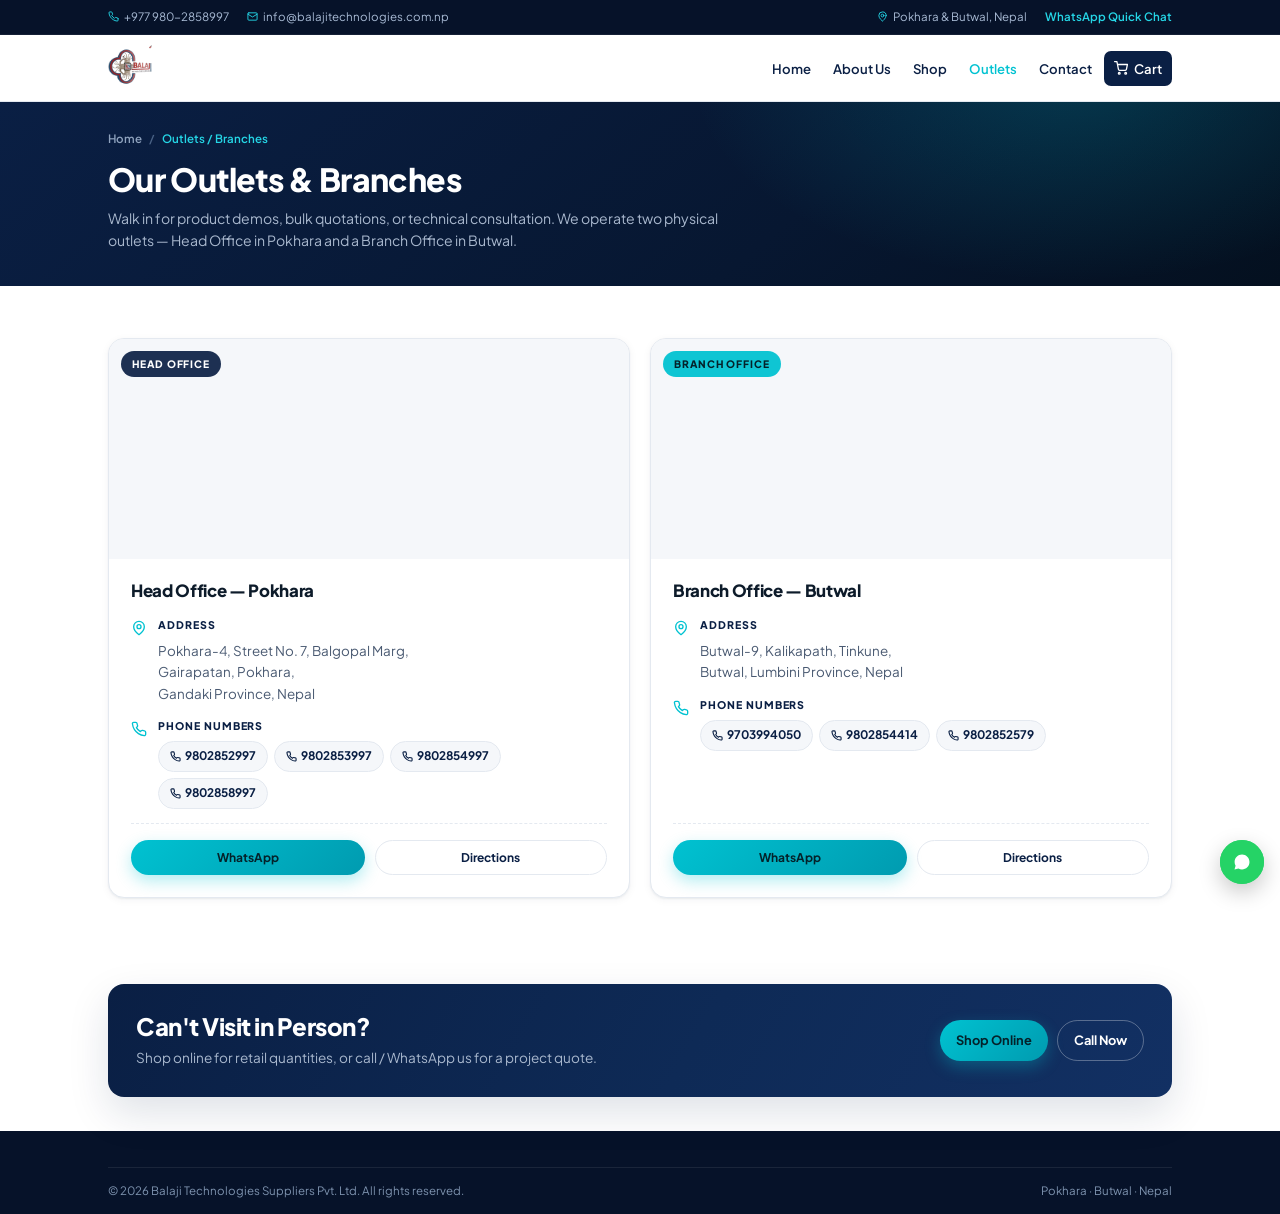
<file: branches.html>
<!DOCTYPE html>
<html lang="en">
<head>
<meta charset="UTF-8" />
<meta name="viewport" content="width=device-width, initial-scale=1" />
<meta name="theme-color" content="#0A1F44" />
<title>Outlets &amp; Branches | Balaji Technologies Suppliers Pvt. Ltd.</title>
<meta name="description" content="Visit Balaji Technologies Suppliers Pvt. Ltd. at our Head Office in Pokhara-4, Gairapatan or our Branch Office at Butwal-9, Kalikapath, Tinkune. Full phone numbers and directions." />
<link rel="icon" href="logo.jpg" />
<link rel="preconnect" href="https://fonts.googleapis.com" />
<link rel="preconnect" href="https://fonts.gstatic.com" crossorigin />
<link href="https://fonts.googleapis.com/css2?family=Plus+Jakarta+Sans:wght@400;500;600;700;800&display=swap" rel="stylesheet" />
<style>
/* ============================================================
   BALAJI TECHNOLOGIES — branches.html (all CSS inline)
   ============================================================ */
:root{
  --navy-900:#061229;--navy-800:#0A1F44;--navy-700:#123063;--navy-600:#1B417F;
  --teal-500:#00C2D1;--teal-400:#25D6E6;--teal-300:#7FE9F2;
  --ink:#0D1B2A;--body:#4A5A72;--muted:#7A8AA0;
  --line:#E4E9F0;--soft:#F5F7FA;--white:#FFFFFF;
  --ok:#12B76A;--warn:#E8A33D;--danger:#E5484D;
  --radius:12px;--radius-lg:16px;
  --shadow-sm:0 1px 2px rgba(10,31,68,.06),0 2px 8px rgba(10,31,68,.05);
  --shadow:0 6px 20px rgba(10,31,68,.08);
  --shadow-lg:0 16px 40px rgba(10,31,68,.13);
  --ease:cubic-bezier(.22,.61,.36,1);
  --maxw:1100px;
}
*,*::before,*::after{box-sizing:border-box;}
html{scroll-behavior:smooth;scroll-padding-top:90px;-webkit-text-size-adjust:100%;}
body{margin:0;font-family:'Plus Jakarta Sans',-apple-system,BlinkMacSystemFont,'Segoe UI',Roboto,sans-serif;font-size:14px;line-height:1.6;color:var(--body);background:var(--white);overflow-x:hidden;}
img{max-width:100%;display:block;height:auto;}

/* Icons */
svg{display:block;width:14px;height:14px;min-width:14px;min-height:14px;max-width:14px;max-height:14px;flex:none;overflow:visible;}

a{color:inherit;text-decoration:none;}
button{font:inherit;cursor:pointer;border:0;background:none;}
ul{margin:0;padding:0;list-style:none;}
h1,h2,h3,h4{color:var(--ink);font-weight:800;line-height:1.2;margin:0 0 .5em;letter-spacing:-.02em;}
h1{font-size:clamp(1.4rem,2.6vw,2rem);}
h2{font-size:clamp(1.15rem,1.9vw,1.5rem);}
h3{font-size:.98rem;}
h4{font-size:.9rem;}
p{margin:0 0 .8rem;}
:focus-visible{outline:2px solid var(--teal-500);outline-offset:2px;border-radius:4px;}

.container{width:100%;max-width:var(--maxw);margin-inline:auto;padding-inline:18px;}
.section{padding:36px 0;}
.section--tight{padding:26px 0;}
@media (min-width:900px){.section{padding:52px 0;}.section--tight{padding:34px 0;}}

.btn{display:inline-flex;align-items:center;justify-content:center;gap:6px;padding:9px 16px;border-radius:100px;font-size:.8rem;font-weight:700;white-space:nowrap;transition:transform .22s var(--ease),box-shadow .22s var(--ease),background .22s var(--ease),color .22s var(--ease),border-color .22s var(--ease);}
.btn svg{width:12px;height:12px;min-width:12px;min-height:12px;max-width:12px;max-height:12px;}
.btn--primary{background:linear-gradient(135deg,var(--teal-500),#009BB0);color:#04222A;box-shadow:0 6px 16px rgba(0,194,209,.3);}
.btn--primary:hover{transform:translateY(-1px);box-shadow:0 10px 22px rgba(0,194,209,.4);}
.btn--ghost{background:transparent;color:var(--navy-800);border:1.4px solid var(--line);}
.btn--ghost:hover{border-color:var(--navy-800);transform:translateY(-1px);}
.btn--outline-light{background:transparent;color:#fff;border:1.4px solid rgba(255,255,255,.3);}
.btn--outline-light:hover{background:rgba(255,255,255,.1);}
.btn--sm{padding:7px 13px;font-size:.75rem;}
.btn--sm svg{width:11px;height:11px;min-width:11px;min-height:11px;max-width:11px;max-height:11px;}

/* Reveal — visible by default */
.reveal{opacity:1;transform:none;}
html.js-anim .reveal{opacity:0;transform:translateY(16px);transition:opacity .55s var(--ease),transform .55s var(--ease);}
html.js-anim .reveal.in{opacity:1;transform:none;}

/* Topbar */
.topbar{background:var(--navy-900);color:#A9BBD5;font-size:.72rem;border-bottom:1px solid rgba(255,255,255,.06);}
.topbar__inner{display:flex;align-items:center;justify-content:space-between;gap:14px;min-height:34px;flex-wrap:wrap;}
.topbar__group{display:flex;align-items:center;gap:18px;flex-wrap:wrap;}
.topbar__item{display:inline-flex;align-items:center;gap:5px;transition:color .2s;}
.topbar__item:hover{color:var(--teal-400);}
.topbar__item svg{width:11px;height:11px;min-width:11px;min-height:11px;max-width:11px;max-height:11px;stroke:var(--teal-400);}
.topbar__wa{color:var(--teal-400);font-weight:600;}
@media (max-width:980px){.topbar__inner{justify-content:center;padding-block:6px;}.topbar__group:first-child .topbar__item:not(:first-child){display:none;}}

/* Header */
.header{position:sticky;top:0;z-index:900;background:rgba(255,255,255,.93);backdrop-filter:blur(12px);-webkit-backdrop-filter:blur(12px);border-bottom:1px solid var(--line);transition:box-shadow .3s var(--ease);}
.header.scrolled{box-shadow:0 4px 18px rgba(10,31,68,.08);}
.header__inner{display:flex;align-items:center;justify-content:space-between;gap:14px;min-height:66px;}
.logo{display:flex;align-items:center;gap:9px;flex:none;}
.logo__img{height:46px;width:auto;max-width:220px;object-fit:contain;display:block;}

.nav{display:flex;align-items:center;gap:2px;}
.nav a{position:relative;padding:7px 10px;border-radius:7px;font-size:.82rem;font-weight:600;color:var(--navy-800);transition:color .2s;}
.nav a:hover{color:var(--teal-500);}
.nav a.active{color:var(--teal-500);}
.nav__cart{position:relative;display:inline-flex;align-items:center;gap:6px;padding:8px 14px;border-radius:100px;background:var(--navy-800);color:#fff !important;font-size:.8rem;}
.nav__cart:hover{background:var(--teal-500);color:#04222A !important;}
.nav__cart svg{width:14px;height:14px;min-width:14px;min-height:14px;max-width:14px;max-height:14px;}
.cart-badge{position:absolute;top:-6px;right:-6px;min-width:20px;height:20px;padding:0 5px;border-radius:100px;background:var(--teal-500);color:#04222A;font-size:.66rem;font-weight:800;display:grid;place-items:center;}
.cart-badge[hidden]{display:none;}

.nav-toggle{display:none;width:38px;height:38px;border-radius:10px;border:1px solid var(--line);background:#fff;flex-direction:column;align-items:center;justify-content:center;gap:4px;}
.nav-toggle span{display:block;width:16px;height:2px;background:var(--navy-800);border-radius:2px;transition:transform .3s var(--ease),opacity .2s;}
.nav-toggle.open span:nth-child(1){transform:translateY(6px) rotate(45deg);}
.nav-toggle.open span:nth-child(2){opacity:0;}
.nav-toggle.open span:nth-child(3){transform:translateY(-6px) rotate(-45deg);}
@media (max-width:1040px){
  .nav-toggle{display:flex;}
  .nav{position:absolute;left:0;right:0;top:100%;flex-direction:column;align-items:stretch;gap:2px;background:#fff;border-bottom:1px solid var(--line);padding:10px 18px 16px;box-shadow:0 14px 30px rgba(10,31,68,.1);transform:translateY(-10px);opacity:0;visibility:hidden;transition:opacity .26s var(--ease),transform .26s var(--ease),visibility .26s;}
  .nav.open{transform:none;opacity:1;visibility:visible;}
  .nav a{padding:10px;font-size:.9rem;border-radius:8px;}
  .nav__cart{margin:8px 0 0;justify-content:center;}
}

/* Page hero */
.page-hero{position:relative;overflow:hidden;color:#C7D3E4;background:radial-gradient(600px 320px at 84% -14%,rgba(0,194,209,.2),transparent 64%),linear-gradient(140deg,var(--navy-800) 0%,#071731 62%,#04101F 100%);padding:28px 0 34px;}
.page-hero .container{position:relative;z-index:1;}
.page-hero h1{color:#fff;margin-bottom:8px;}
.page-hero p{color:#A9B8CE;font-size:.88rem;max-width:640px;margin:0;}
.breadcrumb{display:flex;align-items:center;gap:7px;font-size:.72rem;font-weight:600;color:#8FA3BE;margin-bottom:12px;flex-wrap:wrap;}
.breadcrumb a:hover{color:var(--teal-400);}
.breadcrumb .sep{color:#4A6285;}
.breadcrumb .current{color:var(--teal-400);}

/* Branch grid */
.branch-grid{display:grid;grid-template-columns:repeat(2,1fr);gap:20px;}
@media (max-width:860px){.branch-grid{grid-template-columns:1fr;}}

.branch{background:#fff;border:1px solid var(--line);border-radius:var(--radius-lg);overflow:hidden;display:flex;flex-direction:column;box-shadow:var(--shadow-sm);transition:transform .3s var(--ease),box-shadow .3s var(--ease);}
.branch:hover{transform:translateY(-4px);box-shadow:var(--shadow-lg);}

.branch__map{position:relative;height:220px;background:var(--soft);}
.branch__map iframe{width:100%;height:100%;border:0;display:block;filter:grayscale(.22) contrast(1.03);}

.branch__tag{position:absolute;top:12px;left:12px;z-index:2;padding:5px 11px;border-radius:100px;background:rgba(10,31,68,.92);color:#fff;font-size:.64rem;font-weight:800;letter-spacing:.09em;text-transform:uppercase;backdrop-filter:blur(6px);-webkit-backdrop-filter:blur(6px);}
.branch__tag.is-branch{background:rgba(0,194,209,.94);color:#04222A;}

.branch__body{padding:22px;flex:1;display:flex;flex-direction:column;}
.branch__body h3{font-size:1.05rem;margin-bottom:16px;}

.branch__row{display:flex;gap:11px;margin-bottom:14px;font-size:.84rem;line-height:1.6;}
.branch__row > svg{width:16px;height:16px;min-width:16px;min-height:16px;max-width:16px;max-height:16px;margin-top:3px;color:var(--teal-500);flex:none;}
.branch__row > span{flex:1;}
.branch__row strong{display:block;color:var(--navy-800);font-weight:800;font-size:.66rem;letter-spacing:.09em;text-transform:uppercase;margin-bottom:6px;}

.phone-chips{display:flex;flex-wrap:wrap;gap:6px;margin-top:2px;}
.phone-chips a{display:inline-flex;align-items:center;gap:4px;padding:5px 11px;border-radius:100px;background:var(--soft);border:1px solid var(--line);font-size:.74rem;font-weight:700;color:var(--navy-800);transition:background .22s var(--ease),border-color .22s var(--ease),color .22s var(--ease),transform .22s var(--ease);}
.phone-chips a:hover{background:var(--navy-800);border-color:var(--navy-800);color:#fff;transform:translateY(-1px);}
.phone-chips svg{width:11px;height:11px;min-width:11px;min-height:11px;max-width:11px;max-height:11px;}

.branch__actions{display:flex;flex-wrap:wrap;gap:10px;margin-top:auto;padding-top:16px;border-top:1px dashed var(--line);}
.branch__actions .btn{flex:1 1 auto;min-width:130px;}

/* CTA band */
.cta-band{position:relative;overflow:hidden;border-radius:var(--radius-lg);padding:28px;display:flex;flex-wrap:wrap;align-items:center;justify-content:space-between;gap:20px;box-shadow:var(--shadow-lg);background:linear-gradient(120deg,var(--navy-800) 0%,#0E2A56 55%,#123063 100%);}
.cta-band__text{position:relative;z-index:1;max-width:520px;}
.cta-band h2{color:#fff;margin-bottom:6px;}
.cta-band p{color:#A9B8CE;margin:0;font-size:.85rem;}
.cta-band__actions{position:relative;z-index:1;display:flex;flex-wrap:wrap;gap:9px;}

/* Footer */
.footer{background:var(--navy-900);color:#93A6C1;padding-top:36px;font-size:.8rem;}
.footer__bottom{border-top:1px solid rgba(255,255,255,.08);padding:14px 0;display:flex;flex-wrap:wrap;gap:10px;align-items:center;justify-content:space-between;font-size:.72rem;color:#7E93AF;}
.footer a:hover{color:var(--teal-400);}

/* FAB */
.fab-stack{position:fixed;right:16px;bottom:16px;z-index:950;display:flex;flex-direction:column;gap:9px;align-items:flex-end;}
.fab{width:44px;height:44px;border-radius:50%;display:grid;place-items:center;box-shadow:0 8px 22px rgba(0,0,0,.22);position:relative;transition:transform .25s var(--ease);}
.fab:hover{transform:scale(1.08);}
.fab svg{width:18px;height:18px;min-width:18px;min-height:18px;max-width:18px;max-height:18px;}
.fab--wa{background:#25D366;color:#fff;}
.fab--wa::after{content:"";position:absolute;inset:0;border-radius:50%;border:2px solid #25D366;animation:ripple 2.4s infinite;}
@keyframes ripple{0%{transform:scale(1);opacity:.75;}100%{transform:scale(1.65);opacity:0;}}
.fab--top{width:34px;height:34px;background:#fff;color:var(--navy-800);border:1px solid var(--line);opacity:0;visibility:hidden;transform:translateY(8px);}
.fab--top.show{opacity:1;visibility:visible;transform:none;}
.fab--top svg{width:14px;height:14px;min-width:14px;min-height:14px;max-width:14px;max-height:14px;}

@media (max-width:600px){
  .fab-stack{right:12px;bottom:12px;}
  .fab{width:42px;height:42px;}
  .fab svg{width:17px;height:17px;min-width:17px;min-height:17px;max-width:17px;max-height:17px;}
  .fab--top{width:32px;height:32px;}
  .fab--top svg{width:13px;height:13px;min-width:13px;min-height:13px;max-width:13px;max-height:13px;}
  .branch__map{height:200px;}
}

@media (prefers-reduced-motion:reduce){
  .reveal{opacity:1 !important;transform:none !important;transition:none !important;}
  html{scroll-behavior:auto;}
  *,*::before,*::after{animation:none !important;transition:none !important;}
}
</style>
</head>
<body data-page="branches">

<!-- TOP BAR -->
<div class="topbar">
  <div class="container topbar__inner">
    <div class="topbar__group">
      <a class="topbar__item" href="tel:+9779802858997">
        <svg viewBox="0 0 24 24" fill="none" stroke="currentColor" stroke-width="2" stroke-linecap="round" stroke-linejoin="round"><path d="M22 16.92v3a2 2 0 0 1-2.18 2 19.79 19.79 0 0 1-8.63-3.07 19.5 19.5 0 0 1-6-6 19.79 19.79 0 0 1-3.07-8.67A2 2 0 0 1 4.11 2h3a2 2 0 0 1 2 1.72c.13.96.36 1.9.7 2.81a2 2 0 0 1-.45 2.11L8.09 9.91a16 16 0 0 0 6 6l1.27-1.27a2 2 0 0 1 2.11-.45c.9.34 1.85.57 2.81.7A2 2 0 0 1 22 16.92Z"/></svg>
        +977 980-2858997
      </a>
      <a class="topbar__item" href="mailto:info@balajitechnologies.com.np">
        <svg viewBox="0 0 24 24" fill="none" stroke="currentColor" stroke-width="2" stroke-linecap="round" stroke-linejoin="round"><rect x="2" y="4" width="20" height="16" rx="2"/><path d="m22 7-10 6L2 7"/></svg>
        info@balajitechnologies.com.np
      </a>
    </div>
    <div class="topbar__group">
      <span class="topbar__item">
        <svg viewBox="0 0 24 24" fill="none" stroke="currentColor" stroke-width="2" stroke-linecap="round" stroke-linejoin="round"><path d="M20 10c0 6-8 12-8 12s-8-6-8-12a8 8 0 0 1 16 0Z"/><circle cx="12" cy="10" r="3"/></svg>
        Pokhara &amp; Butwal, Nepal
      </span>
      <a class="topbar__item topbar__wa" href="https://wa.me/9779802858997" target="_blank" rel="noopener">WhatsApp Quick Chat</a>
    </div>
  </div>
</div>

<!-- HEADER -->
<header class="header" id="header">
  <div class="container header__inner">
    <a href="index.html" class="logo" aria-label="Balaji Technologies Suppliers — Home">
      <img src="logo.jpg" alt="Balaji Technologies Suppliers Pvt. Ltd." class="logo__img" />
    </a>
    <nav class="nav" id="nav" aria-label="Main navigation">
      <a href="index.html">Home</a>
      <a href="about.html">About Us</a>
      <a href="shop.html">Shop</a>
      <a href="branches.html" class="active">Outlets</a>
      <a href="contact.html">Contact</a>
      <a href="#" class="nav__cart" data-open-cart>
        <svg viewBox="0 0 24 24" fill="none" stroke="currentColor" stroke-width="2.2" stroke-linecap="round" stroke-linejoin="round"><circle cx="9" cy="21" r="1.5"/><circle cx="20" cy="21" r="1.5"/><path d="M1 1h4l2.6 13.4a2 2 0 0 0 2 1.6h9.7a2 2 0 0 0 2-1.6L23 6H6"/></svg>
        Cart
        <span class="cart-badge" hidden>0</span>
      </a>
    </nav>
    <button class="nav-toggle" id="navToggle" aria-label="Toggle navigation" aria-expanded="false" aria-controls="nav">
      <span></span><span></span><span></span>
    </button>
  </div>
</header>

<main>

<!-- PAGE HERO -->
<section class="page-hero">
  <div class="container">
    <nav class="breadcrumb" aria-label="Breadcrumb">
      <a href="index.html">Home</a><span class="sep">/</span><span class="current">Outlets / Branches</span>
    </nav>
    <h1>Our Outlets &amp; Branches</h1>
    <p>Walk in for product demos, bulk quotations, or technical consultation. We operate two physical outlets — Head Office in Pokhara and a Branch Office in Butwal.</p>
  </div>
</section>

<!-- BRANCHES -->
<section class="section">
  <div class="container">
    <div class="branch-grid">

      <!-- POKHARA -->
      <article class="branch reveal">
        <div class="branch__map">
          <span class="branch__tag">Head Office</span>
          <iframe
            title="Map of Balaji Technologies Head Office, Gairapatan, Pokhara"
            src="https://www.google.com/maps?q=Gairapatan%2C%20Pokhara%2C%20Gandaki%20Province%2C%20Nepal&output=embed"
            loading="lazy" referrerpolicy="no-referrer-when-downgrade" allowfullscreen></iframe>
        </div>
        <div class="branch__body">
          <h3>Head Office — Pokhara</h3>

          <div class="branch__row">
            <svg viewBox="0 0 24 24" fill="none" stroke="currentColor" stroke-width="2" stroke-linecap="round" stroke-linejoin="round"><path d="M20 10c0 6-8 12-8 12s-8-6-8-12a8 8 0 0 1 16 0Z"/><circle cx="12" cy="10" r="3"/></svg>
            <span>
              <strong>Address</strong>
              Pokhara-4, Street No. 7, Balgopal Marg,<br />
              Gairapatan, Pokhara,<br />
              Gandaki Province, Nepal
            </span>
          </div>

          <div class="branch__row">
            <svg viewBox="0 0 24 24" fill="none" stroke="currentColor" stroke-width="2" stroke-linecap="round" stroke-linejoin="round"><path d="M22 16.92v3a2 2 0 0 1-2.18 2 19.79 19.79 0 0 1-8.63-3.07 19.5 19.5 0 0 1-6-6 19.79 19.79 0 0 1-3.07-8.67A2 2 0 0 1 4.11 2h3a2 2 0 0 1 2 1.72c.13.96.36 1.9.7 2.81a2 2 0 0 1-.45 2.11L8.09 9.91a16 16 0 0 0 6 6l1.27-1.27a2 2 0 0 1 2.11-.45c.9.34 1.85.57 2.81.7A2 2 0 0 1 22 16.92Z"/></svg>
            <span>
              <strong>Phone Numbers</strong>
              <span class="phone-chips">
                <a href="tel:+9779802852997"><svg viewBox="0 0 24 24" fill="none" stroke="currentColor" stroke-width="2.4" stroke-linecap="round" stroke-linejoin="round"><path d="M22 16.92v3a2 2 0 0 1-2.18 2 19.79 19.79 0 0 1-8.63-3.07 19.5 19.5 0 0 1-6-6 19.79 19.79 0 0 1-3.07-8.67A2 2 0 0 1 4.11 2h3a2 2 0 0 1 2 1.72c.13.96.36 1.9.7 2.81a2 2 0 0 1-.45 2.11L8.09 9.91a16 16 0 0 0 6 6l1.27-1.27a2 2 0 0 1 2.11-.45c.9.34 1.85.57 2.81.7A2 2 0 0 1 22 16.92Z"/></svg>9802852997</a>
                <a href="tel:+9779802853997"><svg viewBox="0 0 24 24" fill="none" stroke="currentColor" stroke-width="2.4" stroke-linecap="round" stroke-linejoin="round"><path d="M22 16.92v3a2 2 0 0 1-2.18 2 19.79 19.79 0 0 1-8.63-3.07 19.5 19.5 0 0 1-6-6 19.79 19.79 0 0 1-3.07-8.67A2 2 0 0 1 4.11 2h3a2 2 0 0 1 2 1.72c.13.96.36 1.9.7 2.81a2 2 0 0 1-.45 2.11L8.09 9.91a16 16 0 0 0 6 6l1.27-1.27a2 2 0 0 1 2.11-.45c.9.34 1.85.57 2.81.7A2 2 0 0 1 22 16.92Z"/></svg>9802853997</a>
                <a href="tel:+9779802854997"><svg viewBox="0 0 24 24" fill="none" stroke="currentColor" stroke-width="2.4" stroke-linecap="round" stroke-linejoin="round"><path d="M22 16.92v3a2 2 0 0 1-2.18 2 19.79 19.79 0 0 1-8.63-3.07 19.5 19.5 0 0 1-6-6 19.79 19.79 0 0 1-3.07-8.67A2 2 0 0 1 4.11 2h3a2 2 0 0 1 2 1.72c.13.96.36 1.9.7 2.81a2 2 0 0 1-.45 2.11L8.09 9.91a16 16 0 0 0 6 6l1.27-1.27a2 2 0 0 1 2.11-.45c.9.34 1.85.57 2.81.7A2 2 0 0 1 22 16.92Z"/></svg>9802854997</a>
                <a href="tel:+9779802858997"><svg viewBox="0 0 24 24" fill="none" stroke="currentColor" stroke-width="2.4" stroke-linecap="round" stroke-linejoin="round"><path d="M22 16.92v3a2 2 0 0 1-2.18 2 19.79 19.79 0 0 1-8.63-3.07 19.5 19.5 0 0 1-6-6 19.79 19.79 0 0 1-3.07-8.67A2 2 0 0 1 4.11 2h3a2 2 0 0 1 2 1.72c.13.96.36 1.9.7 2.81a2 2 0 0 1-.45 2.11L8.09 9.91a16 16 0 0 0 6 6l1.27-1.27a2 2 0 0 1 2.11-.45c.9.34 1.85.57 2.81.7A2 2 0 0 1 22 16.92Z"/></svg>9802858997</a>
              </span>
            </span>
          </div>

          <div class="branch__actions">
            <a class="btn btn--primary btn--sm" href="https://wa.me/9779802858997" target="_blank" rel="noopener">WhatsApp</a>
            <a class="btn btn--ghost btn--sm" href="https://www.google.com/maps/search/?api=1&query=Gairapatan%2C+Pokhara%2C+Nepal" target="_blank" rel="noopener">Directions</a>
          </div>
        </div>
      </article>

      <!-- BUTWAL -->
      <article class="branch reveal">
        <div class="branch__map">
          <span class="branch__tag is-branch">Branch Office</span>
          <iframe
            title="Map of Balaji Technologies Branch Office, Kalikapath Tinkune, Butwal"
            src="https://www.google.com/maps?q=Kalikapath%2C%20Tinkune%2C%20Butwal%2C%20Nepal&output=embed"
            loading="lazy" referrerpolicy="no-referrer-when-downgrade" allowfullscreen></iframe>
        </div>
        <div class="branch__body">
          <h3>Branch Office — Butwal</h3>

          <div class="branch__row">
            <svg viewBox="0 0 24 24" fill="none" stroke="currentColor" stroke-width="2" stroke-linecap="round" stroke-linejoin="round"><path d="M20 10c0 6-8 12-8 12s-8-6-8-12a8 8 0 0 1 16 0Z"/><circle cx="12" cy="10" r="3"/></svg>
            <span>
              <strong>Address</strong>
              Butwal-9, Kalikapath, Tinkune,<br />
              Butwal, Lumbini Province, Nepal
            </span>
          </div>

          <div class="branch__row">
            <svg viewBox="0 0 24 24" fill="none" stroke="currentColor" stroke-width="2" stroke-linecap="round" stroke-linejoin="round"><path d="M22 16.92v3a2 2 0 0 1-2.18 2 19.79 19.79 0 0 1-8.63-3.07 19.5 19.5 0 0 1-6-6 19.79 19.79 0 0 1-3.07-8.67A2 2 0 0 1 4.11 2h3a2 2 0 0 1 2 1.72c.13.96.36 1.9.7 2.81a2 2 0 0 1-.45 2.11L8.09 9.91a16 16 0 0 0 6 6l1.27-1.27a2 2 0 0 1 2.11-.45c.9.34 1.85.57 2.81.7A2 2 0 0 1 22 16.92Z"/></svg>
            <span>
              <strong>Phone Numbers</strong>
              <span class="phone-chips">
                <a href="tel:+9779703994050"><svg viewBox="0 0 24 24" fill="none" stroke="currentColor" stroke-width="2.4" stroke-linecap="round" stroke-linejoin="round"><path d="M22 16.92v3a2 2 0 0 1-2.18 2 19.79 19.79 0 0 1-8.63-3.07 19.5 19.5 0 0 1-6-6 19.79 19.79 0 0 1-3.07-8.67A2 2 0 0 1 4.11 2h3a2 2 0 0 1 2 1.72c.13.96.36 1.9.7 2.81a2 2 0 0 1-.45 2.11L8.09 9.91a16 16 0 0 0 6 6l1.27-1.27a2 2 0 0 1 2.11-.45c.9.34 1.85.57 2.81.7A2 2 0 0 1 22 16.92Z"/></svg>9703994050</a>
                <a href="tel:+9779802854414"><svg viewBox="0 0 24 24" fill="none" stroke="currentColor" stroke-width="2.4" stroke-linecap="round" stroke-linejoin="round"><path d="M22 16.92v3a2 2 0 0 1-2.18 2 19.79 19.79 0 0 1-8.63-3.07 19.5 19.5 0 0 1-6-6 19.79 19.79 0 0 1-3.07-8.67A2 2 0 0 1 4.11 2h3a2 2 0 0 1 2 1.72c.13.96.36 1.9.7 2.81a2 2 0 0 1-.45 2.11L8.09 9.91a16 16 0 0 0 6 6l1.27-1.27a2 2 0 0 1 2.11-.45c.9.34 1.85.57 2.81.7A2 2 0 0 1 22 16.92Z"/></svg>9802854414</a>
                <a href="tel:+9779802852579"><svg viewBox="0 0 24 24" fill="none" stroke="currentColor" stroke-width="2.4" stroke-linecap="round" stroke-linejoin="round"><path d="M22 16.92v3a2 2 0 0 1-2.18 2 19.79 19.79 0 0 1-8.63-3.07 19.5 19.5 0 0 1-6-6 19.79 19.79 0 0 1-3.07-8.67A2 2 0 0 1 4.11 2h3a2 2 0 0 1 2 1.72c.13.96.36 1.9.7 2.81a2 2 0 0 1-.45 2.11L8.09 9.91a16 16 0 0 0 6 6l1.27-1.27a2 2 0 0 1 2.11-.45c.9.34 1.85.57 2.81.7A2 2 0 0 1 22 16.92Z"/></svg>9802852579</a>
              </span>
            </span>
          </div>

          <div class="branch__actions">
            <a class="btn btn--primary btn--sm" href="https://wa.me/9779802858997" target="_blank" rel="noopener">WhatsApp</a>
            <a class="btn btn--ghost btn--sm" href="https://www.google.com/maps/search/?api=1&query=Kalikapath+Tinkune%2C+Butwal%2C+Nepal" target="_blank" rel="noopener">Directions</a>
          </div>
        </div>
      </article>

    </div>
  </div>
</section>

<!-- CTA BAND -->
<section class="section section--tight">
  <div class="container">
    <div class="cta-band reveal">
      <div class="cta-band__text">
        <h2>Can't Visit in Person?</h2>
        <p>Shop online for retail quantities, or call / WhatsApp us for a project quote.</p>
      </div>
      <div class="cta-band__actions">
        <a href="shop.html" class="btn btn--primary">Shop Online</a>
        <a href="tel:+9779802858997" class="btn btn--outline-light">Call Now</a>
      </div>
    </div>
  </div>
</section>

</main>

<!-- FOOTER -->
<footer class="footer">
  <div class="container">
    <div class="footer__bottom">
      <span>© <span id="year">2025</span> Balaji Technologies Suppliers Pvt. Ltd. All rights reserved.</span>
      <span>Pokhara &middot; Butwal &middot; Nepal</span>
    </div>
  </div>
</footer>

<!-- FAB -->
<div class="fab-stack">
  <button class="fab fab--top" id="backToTop" aria-label="Back to top">
    <svg viewBox="0 0 24 24" fill="none" stroke="currentColor" stroke-width="2.4" stroke-linecap="round" stroke-linejoin="round"><path d="m18 15-6-6-6 6"/></svg>
  </button>
  <a class="fab fab--wa" href="https://wa.me/9779802858997" target="_blank" rel="noopener" aria-label="Chat on WhatsApp">
    <svg viewBox="0 0 24 24" fill="currentColor"><path d="M12.04 2C6.58 2 2.13 6.45 2.13 11.91c0 1.75.46 3.45 1.32 4.96L2 22l5.25-1.38a9.87 9.87 0 0 0 4.79 1.22h.01c5.46 0 9.91-4.45 9.91-9.91S17.5 2 12.04 2Z"/></svg>
  </a>
</div>

<!-- SCRIPTS -->
<script>
(function(){
  'use strict';
  document.documentElement.classList.add('js-anim');

  var y = document.getElementById('year');
  if (y) y.textContent = new Date().getFullYear();

  var t = document.getElementById('navToggle');
  var n = document.getElementById('nav');
  if (t && n) {
    t.addEventListener('click', function(){
      var o = n.classList.toggle('open');
      t.classList.toggle('open', o);
      t.setAttribute('aria-expanded', String(o));
    });
    n.querySelectorAll('a').forEach(function(a){
      a.addEventListener('click', function(){
        n.classList.remove('open');
        t.classList.remove('open');
        t.setAttribute('aria-expanded', 'false');
      });
    });
  }

  var h = document.getElementById('header');
  var b = document.getElementById('backToTop');
  function onS(){
    var sy = window.scrollY;
    if (h) h.classList.toggle('scrolled', sy > 12);
    if (b) b.classList.toggle('show', sy > 500);
  }
  window.addEventListener('scroll', onS, { passive: true });
  onS();
  if (b) b.addEventListener('click', function(){
    window.scrollTo({ top: 0, behavior: 'smooth' });
  });

  var revealEls = document.querySelectorAll('.reveal');
  if ('IntersectionObserver' in window) {
    var obs = new IntersectionObserver(function(entries){
      entries.forEach(function(entry){
        if (entry.isIntersecting) {
          entry.target.classList.add('in');
          obs.unobserve(entry.target);
        }
      });
    }, { threshold: 0.05, rootMargin: '0px 0px -40px 0px' });
    revealEls.forEach(function(el){ obs.observe(el); });
  } else {
    revealEls.forEach(function(el){ el.classList.add('in'); });
  }

  document.querySelectorAll('[data-open-cart]').forEach(function(btn){
    btn.addEventListener('click', function(e){
      if (window.BTS_Drawer && typeof window.BTS_Drawer.open === 'function') {
        e.preventDefault();
        window.BTS_Drawer.open();
      }
    });
  });

  function updateBadge(){
    try {
      var items = JSON.parse(localStorage.getItem('bts_cart_v1') || '[]');
      var count = items.reduce(function(s, i){ return s + (i.qty || 0); }, 0);
      document.querySelectorAll('.cart-badge').forEach(function(el){
        el.textContent = count;
        el.hidden = count === 0;
      });
    } catch(err) {}
  }
  updateBadge();
  document.addEventListener('cart:change', updateBadge);
})();
</script>
</body>
</html>
</file>
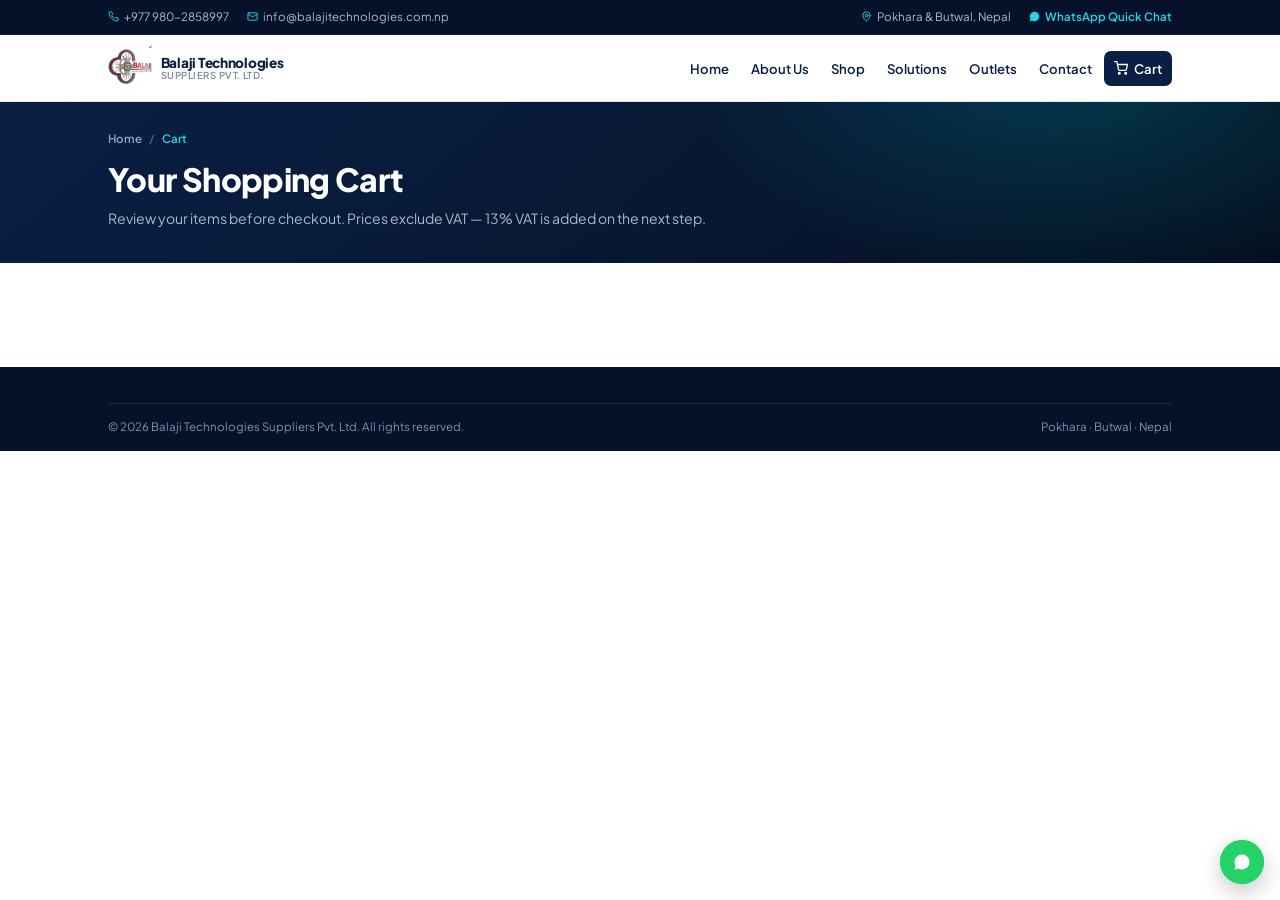
<file: cart.html>
<!DOCTYPE html>
<html lang="en">
<head>
<meta charset="UTF-8" />
<meta name="viewport" content="width=device-width, initial-scale=1" />
<meta name="theme-color" content="#0A1F44" />
<title>Your Cart | Balaji Technologies Suppliers Pvt. Ltd.</title>
<meta name="description" content="Review your shopping cart before checkout." />
<link rel="canonical" href="https://www.balajitechnologies.com.np/cart.html" />
<link rel="icon" href="logo.jpg" />
<link rel="preconnect" href="https://fonts.googleapis.com" />
<link rel="preconnect" href="https://fonts.gstatic.com" crossorigin />
<link href="https://fonts.googleapis.com/css2?family=Plus+Jakarta+Sans:wght@400;500;600;700;800&display=swap" rel="stylesheet" />
<link rel="stylesheet" href="shop.css" />
</head>
<body data-page="cart">

<!-- ========================= TOP BAR ========================= -->
<div class="topbar">
  <div class="container topbar__inner">
    <div class="topbar__group">
      <a class="topbar__item" href="tel:+9779802858997">
        <svg viewBox="0 0 24 24" fill="none" stroke="currentColor" stroke-width="2" stroke-linecap="round" stroke-linejoin="round"><path d="M22 16.92v3a2 2 0 0 1-2.18 2 19.79 19.79 0 0 1-8.63-3.07 19.5 19.5 0 0 1-6-6 19.79 19.79 0 0 1-3.07-8.67A2 2 0 0 1 4.11 2h3a2 2 0 0 1 2 1.72c.13.96.36 1.9.7 2.81a2 2 0 0 1-.45 2.11L8.09 9.91a16 16 0 0 0 6 6l1.27-1.27a2 2 0 0 1 2.11-.45c.9.34 1.85.57 2.81.7A2 2 0 0 1 22 16.92Z"/></svg>
        +977 980-2858997
      </a>
      <a class="topbar__item" href="mailto:info@balajitechnologies.com.np">
        <svg viewBox="0 0 24 24" fill="none" stroke="currentColor" stroke-width="2" stroke-linecap="round" stroke-linejoin="round"><rect x="2" y="4" width="20" height="16" rx="2"/><path d="m22 7-10 6L2 7"/></svg>
        info@balajitechnologies.com.np
      </a>
    </div>
    <div class="topbar__group">
      <span class="topbar__item">
        <svg viewBox="0 0 24 24" fill="none" stroke="currentColor" stroke-width="2" stroke-linecap="round" stroke-linejoin="round"><path d="M20 10c0 6-8 12-8 12s-8-6-8-12a8 8 0 0 1 16 0Z"/><circle cx="12" cy="10" r="3"/></svg>
        Pokhara &amp; Butwal, Nepal
      </span>
      <a class="topbar__item topbar__wa" href="https://wa.me/9779802858997" target="_blank" rel="noopener">
        <svg viewBox="0 0 24 24" fill="currentColor" style="width:11px;height:11px;"><path d="M12.04 2C6.58 2 2.13 6.45 2.13 11.91c0 1.75.46 3.45 1.32 4.96L2 22l5.25-1.38a9.87 9.87 0 0 0 4.79 1.22h.01c5.46 0 9.91-4.45 9.91-9.91S17.5 2 12.04 2Z"/></svg>
        WhatsApp Quick Chat
      </a>
    </div>
  </div>
</div>

<!-- ========================= HEADER ========================= -->
<header class="header" id="header">
  <div class="container header__inner">
    <a href="index.html" class="logo" aria-label="Balaji Technologies Suppliers — Home">
      <img src="logo.jpg" alt="Balaji Technologies Suppliers Pvt. Ltd." class="logo__img" />
      <span class="logo__text">
        <strong>Balaji Technologies</strong>
        <small>Suppliers Pvt. Ltd.</small>
      </span>
    </a>
    <nav class="nav" id="nav" aria-label="Main navigation">
      <a href="index.html">Home</a>
      <a href="about.html">About Us</a>
      <a href="shop.html">Shop</a>
      <a href="products.html">Solutions</a>
      <a href="branches.html">Outlets</a>
      <a href="contact.html">Contact</a>
      <a href="#" class="nav__cart" data-open-cart>
        <svg viewBox="0 0 24 24" fill="none" stroke="currentColor" stroke-width="2.2" stroke-linecap="round" stroke-linejoin="round"><circle cx="9" cy="21" r="1.5"/><circle cx="20" cy="21" r="1.5"/><path d="M1 1h4l2.6 13.4a2 2 0 0 0 2 1.6h9.7a2 2 0 0 0 2-1.6L23 6H6"/></svg>
        Cart
        <span class="cart-badge" hidden>0</span>
      </a>
    </nav>
    <button class="nav-toggle" id="navToggle" aria-label="Toggle navigation" aria-expanded="false" aria-controls="nav">
      <span></span><span></span><span></span>
    </button>
  </div>
</header>

<!-- ========================= MAIN ========================= -->
<main>
  <section class="page-hero">
    <div class="container">
      <div class="breadcrumb">
        <a href="index.html">Home</a><span class="sep">/</span><span class="current">Cart</span>
      </div>
      <h1>Your Shopping Cart</h1>
      <p>Review your items before checkout. Prices exclude VAT — 13% VAT is added on the next step.</p>
    </div>
  </section>

  <section class="section">
    <div class="container" id="cartRoot">
      <!-- Rendered by shop.js -->
    </div>
  </section>
</main>

<!-- ========================= FOOTER ========================= -->
<footer class="footer">
  <div class="container">
    <div class="footer__bottom">
      <span>© <span id="year">2025</span> Balaji Technologies Suppliers Pvt. Ltd. All rights reserved.</span>
      <span>Pokhara · Butwal · Nepal</span>
    </div>
  </div>
</footer>

<!-- ========================= FAB ========================= -->
<div class="fab-stack">
  <button class="fab fab--top" id="backToTop" aria-label="Back to top">
    <svg viewBox="0 0 24 24" fill="none" stroke="currentColor" stroke-width="2.4" stroke-linecap="round" stroke-linejoin="round"><path d="m18 15-6-6-6 6"/></svg>
  </button>
  <a class="fab fab--wa" href="https://wa.me/9779802858997" target="_blank" rel="noopener" aria-label="Chat on WhatsApp">
    <svg viewBox="0 0 24 24" fill="currentColor"><path d="M12.04 2C6.58 2 2.13 6.45 2.13 11.91c0 1.75.46 3.45 1.32 4.96L2 22l5.25-1.38a9.87 9.87 0 0 0 4.79 1.22h.01c5.46 0 9.91-4.45 9.91-9.91S17.5 2 12.04 2Z"/></svg>
  </a>
</div>

<script src="shop.js"></script>
</body>
</html>
</file>
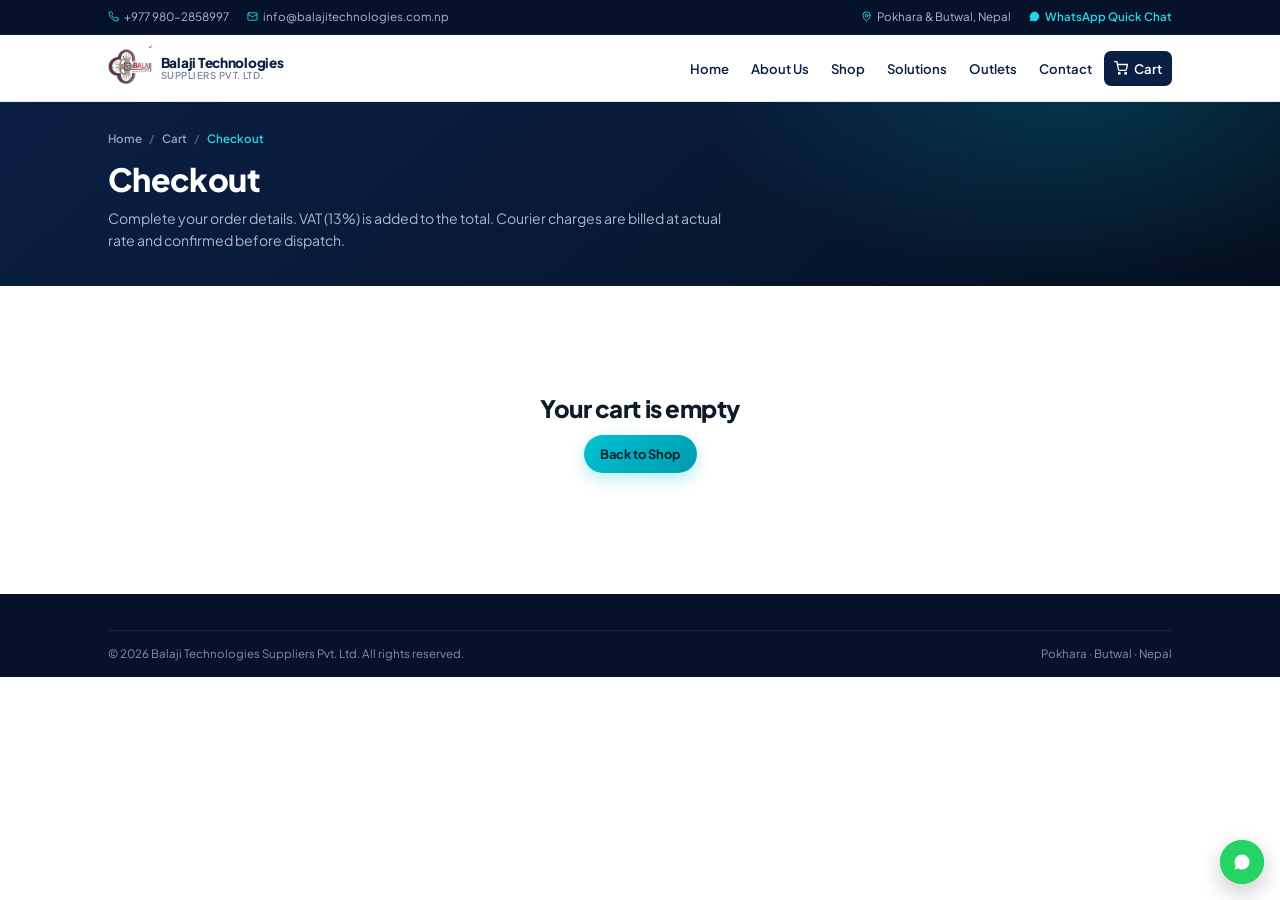
<file: checkout.html>
<!DOCTYPE html>
<html lang="en">
<head>
<meta charset="UTF-8" />
<meta name="viewport" content="width=device-width, initial-scale=1" />
<meta name="theme-color" content="#0A1F44" />
<title>Checkout | Balaji Technologies Suppliers Pvt. Ltd.</title>
<meta name="description" content="Complete your order details and choose your payment method." />
<link rel="canonical" href="https://www.balajitechnologies.com.np/checkout.html" />
<link rel="icon" href="logo.jpg" />
<link rel="preconnect" href="https://fonts.googleapis.com" />
<link rel="preconnect" href="https://fonts.gstatic.com" crossorigin />
<link href="https://fonts.googleapis.com/css2?family=Plus+Jakarta+Sans:wght@400;500;600;700;800&display=swap" rel="stylesheet" />
<link rel="stylesheet" href="shop.css" />
</head>
<body data-page="checkout">

<!-- ========================= TOP BAR ========================= -->
<div class="topbar">
  <div class="container topbar__inner">
    <div class="topbar__group">
      <a class="topbar__item" href="tel:+9779802858997">
        <svg viewBox="0 0 24 24" fill="none" stroke="currentColor" stroke-width="2" stroke-linecap="round" stroke-linejoin="round"><path d="M22 16.92v3a2 2 0 0 1-2.18 2 19.79 19.79 0 0 1-8.63-3.07 19.5 19.5 0 0 1-6-6 19.79 19.79 0 0 1-3.07-8.67A2 2 0 0 1 4.11 2h3a2 2 0 0 1 2 1.72c.13.96.36 1.9.7 2.81a2 2 0 0 1-.45 2.11L8.09 9.91a16 16 0 0 0 6 6l1.27-1.27a2 2 0 0 1 2.11-.45c.9.34 1.85.57 2.81.7A2 2 0 0 1 22 16.92Z"/></svg>
        +977 980-2858997
      </a>
      <a class="topbar__item" href="mailto:info@balajitechnologies.com.np">
        <svg viewBox="0 0 24 24" fill="none" stroke="currentColor" stroke-width="2" stroke-linecap="round" stroke-linejoin="round"><rect x="2" y="4" width="20" height="16" rx="2"/><path d="m22 7-10 6L2 7"/></svg>
        info@balajitechnologies.com.np
      </a>
    </div>
    <div class="topbar__group">
      <span class="topbar__item">
        <svg viewBox="0 0 24 24" fill="none" stroke="currentColor" stroke-width="2" stroke-linecap="round" stroke-linejoin="round"><path d="M20 10c0 6-8 12-8 12s-8-6-8-12a8 8 0 0 1 16 0Z"/><circle cx="12" cy="10" r="3"/></svg>
        Pokhara &amp; Butwal, Nepal
      </span>
      <a class="topbar__item topbar__wa" href="https://wa.me/9779802858997" target="_blank" rel="noopener">
        <svg viewBox="0 0 24 24" fill="currentColor" style="width:11px;height:11px;"><path d="M12.04 2C6.58 2 2.13 6.45 2.13 11.91c0 1.75.46 3.45 1.32 4.96L2 22l5.25-1.38a9.87 9.87 0 0 0 4.79 1.22h.01c5.46 0 9.91-4.45 9.91-9.91S17.5 2 12.04 2Z"/></svg>
        WhatsApp Quick Chat
      </a>
    </div>
  </div>
</div>

<!-- ========================= HEADER ========================= -->
<header class="header" id="header">
  <div class="container header__inner">
    <a href="index.html" class="logo" aria-label="Balaji Technologies Suppliers — Home">
      <img src="logo.jpg" alt="Balaji Technologies Suppliers Pvt. Ltd." class="logo__img" />
      <span class="logo__text">
        <strong>Balaji Technologies</strong>
        <small>Suppliers Pvt. Ltd.</small>
      </span>
    </a>
    <nav class="nav" id="nav" aria-label="Main navigation">
      <a href="index.html">Home</a>
      <a href="about.html">About Us</a>
      <a href="shop.html">Shop</a>
      <a href="products.html">Solutions</a>
      <a href="branches.html">Outlets</a>
      <a href="contact.html">Contact</a>
      <a href="#" class="nav__cart" data-open-cart>
        <svg viewBox="0 0 24 24" fill="none" stroke="currentColor" stroke-width="2.2" stroke-linecap="round" stroke-linejoin="round"><circle cx="9" cy="21" r="1.5"/><circle cx="20" cy="21" r="1.5"/><path d="M1 1h4l2.6 13.4a2 2 0 0 0 2 1.6h9.7a2 2 0 0 0 2-1.6L23 6H6"/></svg>
        Cart
        <span class="cart-badge" hidden>0</span>
      </a>
    </nav>
    <button class="nav-toggle" id="navToggle" aria-label="Toggle navigation" aria-expanded="false" aria-controls="nav">
      <span></span><span></span><span></span>
    </button>
  </div>
</header>

<!-- ========================= MAIN ========================= -->
<main>
  <section class="page-hero">
    <div class="container">
      <div class="breadcrumb">
        <a href="index.html">Home</a><span class="sep">/</span>
        <a href="cart.html">Cart</a><span class="sep">/</span>
        <span class="current">Checkout</span>
      </div>
      <h1>Checkout</h1>
      <p>Complete your order details. VAT (13%) is added to the total. Courier charges are billed at actual rate and confirmed before dispatch.</p>
    </div>
  </section>

  <section class="section">
    <div class="container" id="checkoutRoot">
      <!-- Rendered by shop.js -->
    </div>
  </section>
</main>

<!-- ========================= FOOTER ========================= -->
<footer class="footer">
  <div class="container">
    <div class="footer__bottom">
      <span>© <span id="year">2025</span> Balaji Technologies Suppliers Pvt. Ltd. All rights reserved.</span>
      <span>Pokhara · Butwal · Nepal</span>
    </div>
  </div>
</footer>

<!-- ========================= FAB ========================= -->
<div class="fab-stack">
  <button class="fab fab--top" id="backToTop" aria-label="Back to top">
    <svg viewBox="0 0 24 24" fill="none" stroke="currentColor" stroke-width="2.4" stroke-linecap="round" stroke-linejoin="round"><path d="m18 15-6-6-6 6"/></svg>
  </button>
  <a class="fab fab--wa" href="https://wa.me/9779802858997" target="_blank" rel="noopener" aria-label="Chat on WhatsApp">
    <svg viewBox="0 0 24 24" fill="currentColor"><path d="M12.04 2C6.58 2 2.13 6.45 2.13 11.91c0 1.75.46 3.45 1.32 4.96L2 22l5.25-1.38a9.87 9.87 0 0 0 4.79 1.22h.01c5.46 0 9.91-4.45 9.91-9.91S17.5 2 12.04 2Z"/></svg>
  </a>
</div>

<script src="shop.js"></script>
</body>
</html>
</file>
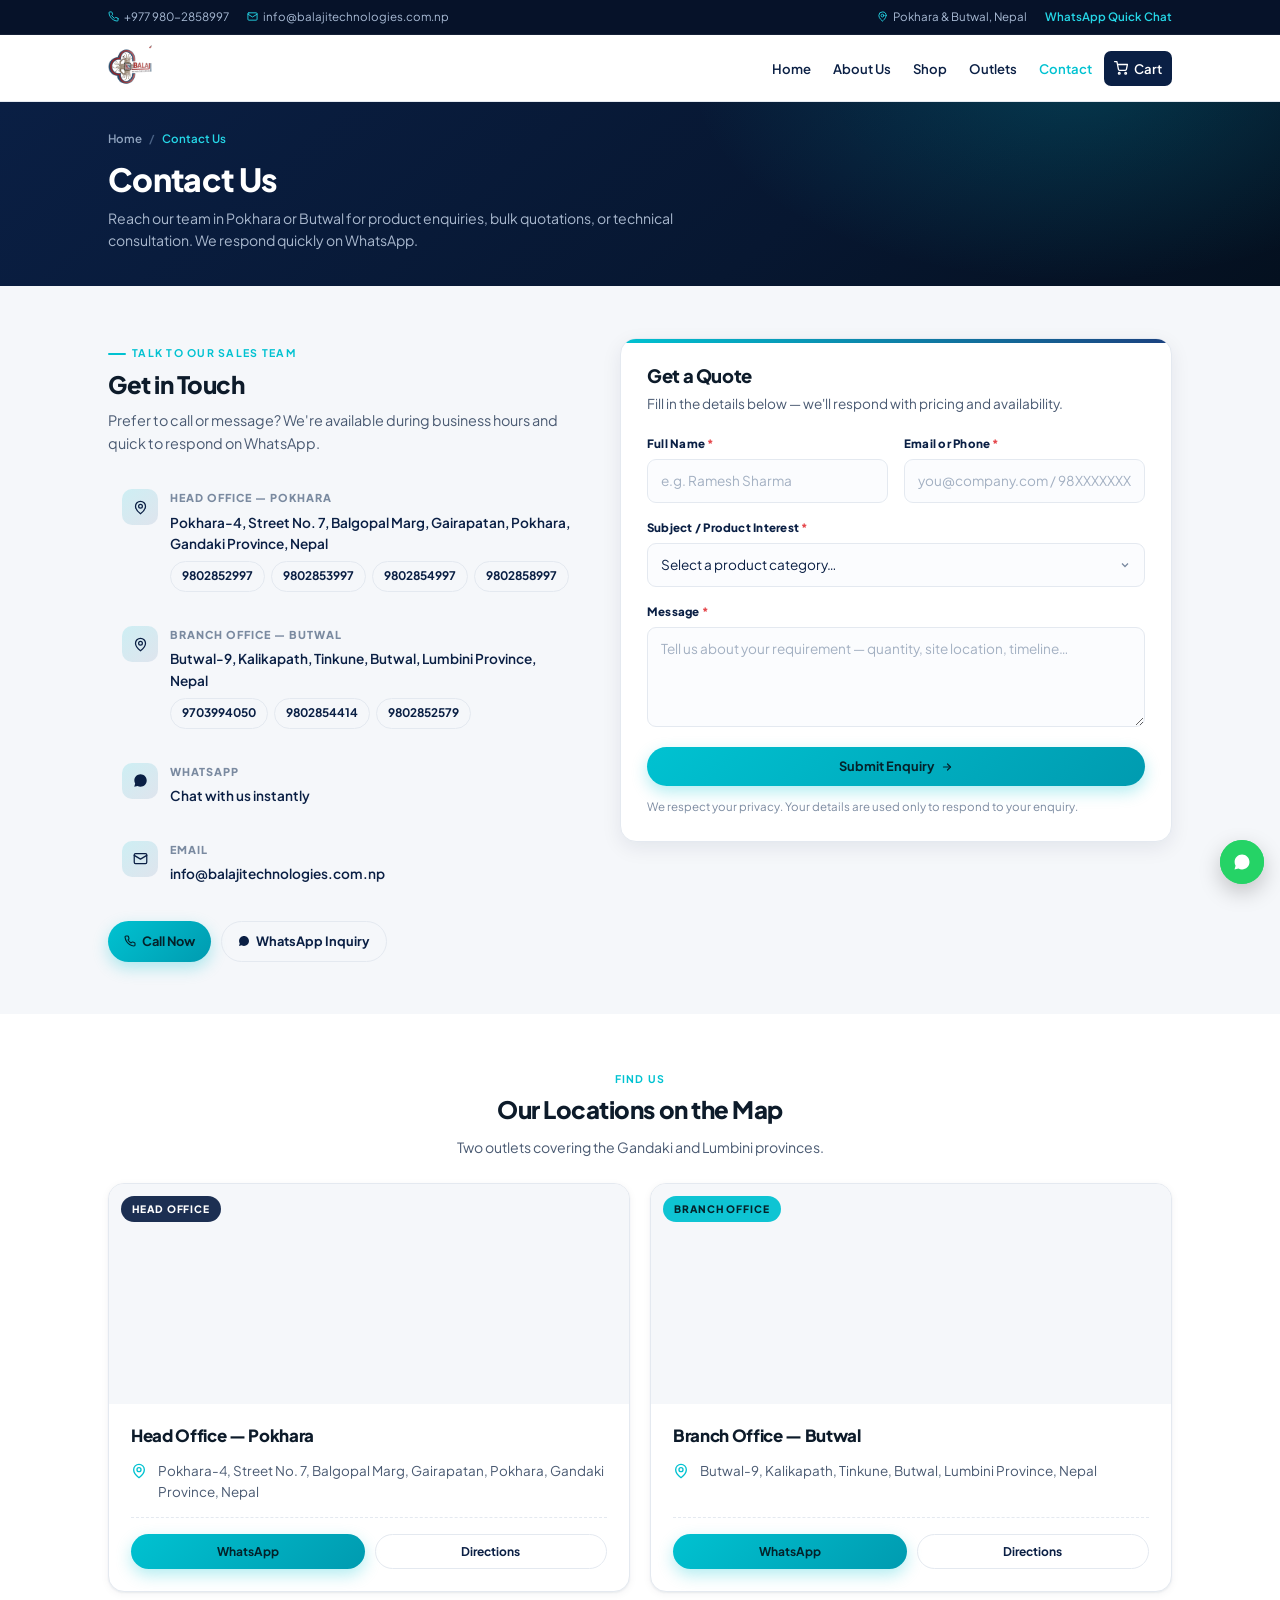
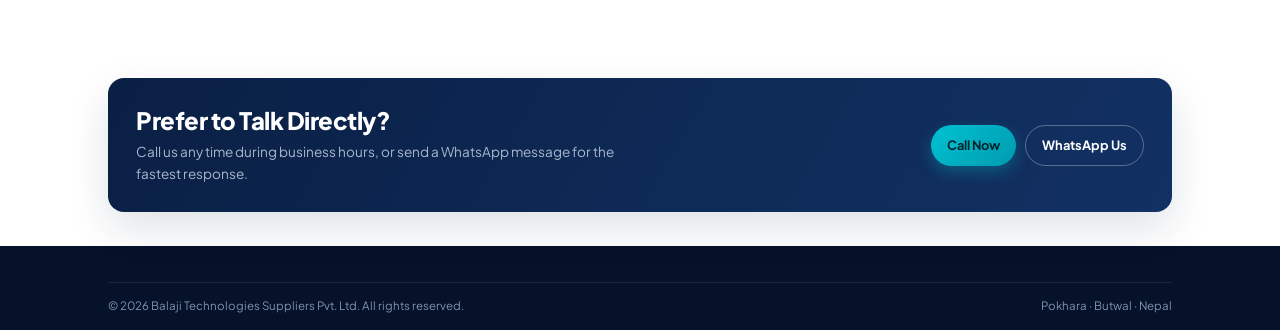
<file: contact.html>
<!DOCTYPE html>
<html lang="en">
<head>
<meta charset="UTF-8" />
<meta name="viewport" content="width=device-width, initial-scale=1" />
<meta name="theme-color" content="#0A1F44" />
<title>Contact Us | Balaji Technologies Suppliers Pvt. Ltd.</title>
<meta name="description" content="Contact Balaji Technologies Suppliers Pvt. Ltd. — Pokhara: 9802852997, 9802853997, 9802854997, 9802858997. Butwal: 9703994050, 9802854414, 9802852579." />
<link rel="canonical" href="https://www.balajitechnologies.com.np/contact.html" />
<link rel="icon" href="logo.jpg" />
<link rel="preconnect" href="https://fonts.googleapis.com" />
<link rel="preconnect" href="https://fonts.gstatic.com" crossorigin />
<link href="https://fonts.googleapis.com/css2?family=Plus+Jakarta+Sans:wght@400;500;600;700;800&display=swap" rel="stylesheet" />
<style>
/* ============================================================
   BALAJI TECHNOLOGIES — contact.html (all CSS inline)
   ============================================================ */
:root{
  --navy-900:#061229;--navy-800:#0A1F44;--navy-700:#123063;--navy-600:#1B417F;
  --teal-500:#00C2D1;--teal-400:#25D6E6;--teal-300:#7FE9F2;
  --ink:#0D1B2A;--body:#4A5A72;--muted:#7A8AA0;
  --line:#E4E9F0;--soft:#F5F7FA;--white:#FFFFFF;
  --ok:#12B76A;--warn:#E8A33D;--danger:#E5484D;
  --radius:12px;--radius-lg:16px;
  --shadow-sm:0 1px 2px rgba(10,31,68,.06),0 2px 8px rgba(10,31,68,.05);
  --shadow:0 6px 20px rgba(10,31,68,.08);
  --shadow-lg:0 16px 40px rgba(10,31,68,.13);
  --ease:cubic-bezier(.22,.61,.36,1);
  --maxw:1100px;
}
*,*::before,*::after{box-sizing:border-box;}
html{scroll-behavior:smooth;scroll-padding-top:90px;-webkit-text-size-adjust:100%;}
body{margin:0;font-family:'Plus Jakarta Sans',-apple-system,BlinkMacSystemFont,'Segoe UI',Roboto,sans-serif;font-size:14px;line-height:1.6;color:var(--body);background:var(--white);overflow-x:hidden;}
img{max-width:100%;display:block;height:auto;}

/* Icons */
svg{display:block;width:14px;height:14px;min-width:14px;min-height:14px;max-width:14px;max-height:14px;flex:none;overflow:visible;}

a{color:inherit;text-decoration:none;}
button{font:inherit;cursor:pointer;border:0;background:none;}
ul{margin:0;padding:0;list-style:none;}
h1,h2,h3,h4{color:var(--ink);font-weight:800;line-height:1.2;margin:0 0 .5em;letter-spacing:-.02em;}
h1{font-size:clamp(1.4rem,2.6vw,2rem);}
h2{font-size:clamp(1.15rem,1.9vw,1.5rem);}
h3{font-size:.98rem;}
h4{font-size:.9rem;}
p{margin:0 0 .8rem;}
:focus-visible{outline:2px solid var(--teal-500);outline-offset:2px;border-radius:4px;}

.container{width:100%;max-width:var(--maxw);margin-inline:auto;padding-inline:18px;}
.section{padding:36px 0;}
.section--soft{background:var(--soft);}
.section--tight{padding:26px 0;}
@media (min-width:900px){.section{padding:52px 0;}.section--tight{padding:34px 0;}}

.eyebrow{display:inline-flex;align-items:center;gap:6px;font-size:.66rem;font-weight:700;letter-spacing:.12em;text-transform:uppercase;color:var(--teal-500);margin-bottom:8px;}
.eyebrow::before{content:"";width:18px;height:2px;background:var(--teal-500);border-radius:2px;}
.section-head{max-width:620px;margin-bottom:24px;}
.section-head.center{margin-inline:auto;text-align:center;}
.section-head.center .eyebrow::before{display:none;}
.section-head p{font-size:.88rem;margin:0;}

.btn{display:inline-flex;align-items:center;justify-content:center;gap:6px;padding:9px 16px;border-radius:100px;font-size:.8rem;font-weight:700;white-space:nowrap;transition:transform .22s var(--ease),box-shadow .22s var(--ease),background .22s var(--ease),color .22s var(--ease),border-color .22s var(--ease);}
.btn svg{width:12px;height:12px;min-width:12px;min-height:12px;max-width:12px;max-height:12px;}
.btn--primary{background:linear-gradient(135deg,var(--teal-500),#009BB0);color:#04222A;box-shadow:0 6px 16px rgba(0,194,209,.3);}
.btn--primary:hover{transform:translateY(-1px);box-shadow:0 10px 22px rgba(0,194,209,.4);}
.btn--ghost{background:transparent;color:var(--navy-800);border:1.4px solid var(--line);}
.btn--ghost:hover{border-color:var(--navy-800);transform:translateY(-1px);}
.btn--outline-light{background:transparent;color:#fff;border:1.4px solid rgba(255,255,255,.3);}
.btn--outline-light:hover{background:rgba(255,255,255,.1);}
.btn--sm{padding:7px 13px;font-size:.75rem;}
.btn--sm svg{width:11px;height:11px;min-width:11px;min-height:11px;max-width:11px;max-height:11px;}
.btn--block{width:100%;}

.reveal{opacity:1;transform:none;}
html.js-anim .reveal{opacity:0;transform:translateY(16px);transition:opacity .55s var(--ease),transform .55s var(--ease);}
html.js-anim .reveal.in{opacity:1;transform:none;}

/* Topbar */
.topbar{background:var(--navy-900);color:#A9BBD5;font-size:.72rem;border-bottom:1px solid rgba(255,255,255,.06);}
.topbar__inner{display:flex;align-items:center;justify-content:space-between;gap:14px;min-height:34px;flex-wrap:wrap;}
.topbar__group{display:flex;align-items:center;gap:18px;flex-wrap:wrap;}
.topbar__item{display:inline-flex;align-items:center;gap:5px;transition:color .2s;}
.topbar__item:hover{color:var(--teal-400);}
.topbar__item svg{width:11px;height:11px;min-width:11px;min-height:11px;max-width:11px;max-height:11px;stroke:var(--teal-400);}
.topbar__wa{color:var(--teal-400);font-weight:600;}
@media (max-width:980px){.topbar__inner{justify-content:center;padding-block:6px;}.topbar__group:first-child .topbar__item:not(:first-child){display:none;}}

/* Header */
.header{position:sticky;top:0;z-index:900;background:rgba(255,255,255,.93);backdrop-filter:blur(12px);-webkit-backdrop-filter:blur(12px);border-bottom:1px solid var(--line);transition:box-shadow .3s var(--ease);}
.header.scrolled{box-shadow:0 4px 18px rgba(10,31,68,.08);}
.header__inner{display:flex;align-items:center;justify-content:space-between;gap:14px;min-height:66px;}
.logo{display:flex;align-items:center;gap:9px;flex:none;}
.logo__img{height:46px;width:auto;max-width:220px;object-fit:contain;display:block;}

.nav{display:flex;align-items:center;gap:2px;}
.nav a{position:relative;padding:7px 10px;border-radius:7px;font-size:.82rem;font-weight:600;color:var(--navy-800);transition:color .2s;}
.nav a:hover{color:var(--teal-500);}
.nav a.active{color:var(--teal-500);}
.nav__cart{position:relative;display:inline-flex;align-items:center;gap:6px;padding:8px 14px;border-radius:100px;background:var(--navy-800);color:#fff !important;font-size:.8rem;}
.nav__cart:hover{background:var(--teal-500);color:#04222A !important;}
.nav__cart svg{width:14px;height:14px;min-width:14px;min-height:14px;max-width:14px;max-height:14px;}
.cart-badge{position:absolute;top:-6px;right:-6px;min-width:20px;height:20px;padding:0 5px;border-radius:100px;background:var(--teal-500);color:#04222A;font-size:.66rem;font-weight:800;display:grid;place-items:center;}
.cart-badge[hidden]{display:none;}

.nav-toggle{display:none;width:38px;height:38px;border-radius:10px;border:1px solid var(--line);background:#fff;flex-direction:column;align-items:center;justify-content:center;gap:4px;}
.nav-toggle span{display:block;width:16px;height:2px;background:var(--navy-800);border-radius:2px;transition:transform .3s var(--ease),opacity .2s;}
.nav-toggle.open span:nth-child(1){transform:translateY(6px) rotate(45deg);}
.nav-toggle.open span:nth-child(2){opacity:0;}
.nav-toggle.open span:nth-child(3){transform:translateY(-6px) rotate(-45deg);}
@media (max-width:1040px){
  .nav-toggle{display:flex;}
  .nav{position:absolute;left:0;right:0;top:100%;flex-direction:column;align-items:stretch;gap:2px;background:#fff;border-bottom:1px solid var(--line);padding:10px 18px 16px;box-shadow:0 14px 30px rgba(10,31,68,.1);transform:translateY(-10px);opacity:0;visibility:hidden;transition:opacity .26s var(--ease),transform .26s var(--ease),visibility .26s;}
  .nav.open{transform:none;opacity:1;visibility:visible;}
  .nav a{padding:10px;font-size:.9rem;border-radius:8px;}
  .nav__cart{margin:8px 0 0;justify-content:center;}
}

/* Page hero */
.page-hero{position:relative;overflow:hidden;color:#C7D3E4;background:radial-gradient(600px 320px at 84% -14%,rgba(0,194,209,.2),transparent 64%),linear-gradient(140deg,var(--navy-800) 0%,#071731 62%,#04101F 100%);padding:28px 0 34px;}
.page-hero .container{position:relative;z-index:1;}
.page-hero h1{color:#fff;margin-bottom:8px;}
.page-hero p{color:#A9B8CE;font-size:.88rem;max-width:640px;margin:0;}
.breadcrumb{display:flex;align-items:center;gap:7px;font-size:.72rem;font-weight:600;color:#8FA3BE;margin-bottom:12px;flex-wrap:wrap;}
.breadcrumb a:hover{color:var(--teal-400);}
.breadcrumb .sep{color:#4A6285;}
.breadcrumb .current{color:var(--teal-400);}

/* Contact grid */
.contact-grid{display:grid;grid-template-columns:1fr 1.15fr;gap:32px;align-items:start;}
@media (max-width:900px){.contact-grid{grid-template-columns:1fr;gap:26px;}}

.contact-info__list{display:flex;flex-direction:column;gap:6px;margin-top:20px;}
.contact-info__item{display:flex;gap:12px;padding:14px;border-radius:var(--radius);transition:background .3s var(--ease),transform .3s var(--ease);}
.contact-info__item:hover{background:var(--soft);transform:translateX(3px);}
.contact-info__icon{width:36px;height:36px;border-radius:10px;flex:none;display:grid;place-items:center;background:linear-gradient(140deg,rgba(0,194,209,.16),rgba(27,65,127,.1));color:var(--navy-700);}
.contact-info__icon svg{width:15px;height:15px;min-width:15px;min-height:15px;max-width:15px;max-height:15px;}
.contact-info__item strong{display:block;font-size:.68rem;letter-spacing:.09em;text-transform:uppercase;color:var(--muted);font-weight:800;margin-bottom:5px;}
.contact-info__item span,
.contact-info__item a{font-size:.85rem;color:var(--navy-800);font-weight:600;line-height:1.6;}
.contact-info__item a:hover{color:var(--teal-500);}
.contact-cta-row{display:flex;flex-wrap:wrap;gap:10px;margin-top:22px;}

.phone-chips{display:flex;flex-wrap:wrap;gap:6px;margin-top:6px;}
.phone-chips a{display:inline-flex;align-items:center;gap:4px;padding:5px 11px;border-radius:100px;background:var(--soft);border:1px solid var(--line);font-size:.74rem;font-weight:700;color:var(--navy-800);transition:background .22s var(--ease),border-color .22s var(--ease),color .22s var(--ease),transform .22s var(--ease);}
.phone-chips a:hover{background:var(--navy-800);border-color:var(--navy-800);color:#fff;transform:translateY(-1px);}

/* Form */
.form-card{background:#fff;border:1px solid var(--line);border-radius:var(--radius-lg);padding:26px;box-shadow:var(--shadow);position:relative;overflow:hidden;}
.form-card::before{content:"";position:absolute;inset:0 0 auto 0;height:4px;background:linear-gradient(90deg,var(--teal-500),var(--navy-600));}
.form-card h3{margin-bottom:6px;font-size:1.15rem;}
.form-card > p{font-size:.85rem;margin-bottom:20px;}
.form-grid{display:grid;grid-template-columns:1fr 1fr;gap:16px;}
@media (max-width:560px){.form-grid{grid-template-columns:1fr;}}
.field{display:flex;flex-direction:column;gap:6px;}
.field--full{grid-column:1/-1;}
.field label{font-size:.72rem;font-weight:800;color:var(--navy-800);letter-spacing:.02em;}
.field label .req{color:var(--danger);}
.field input,
.field select,
.field textarea{width:100%;padding:10px 13px;border:1.4px solid var(--line);border-radius:9px;background:#FBFCFE;font:inherit;font-size:.85rem;color:var(--navy-800);transition:border-color .2s var(--ease),box-shadow .2s var(--ease);}
.field textarea{resize:vertical;min-height:100px;}
.field select{appearance:none;background-image:url("data:image/svg+xml,%3Csvg xmlns='http://www.w3.org/2000/svg' width='12' height='12' viewBox='0 0 24 24' fill='none' stroke='%237A8AA0' stroke-width='2.5'%3E%3Cpolyline points='6 9 12 15 18 9'/%3E%3C/svg%3E");background-repeat:no-repeat;background-position:right 13px center;padding-right:36px;}
.field input:focus,
.field select:focus,
.field textarea:focus{outline:none;border-color:var(--teal-500);background:#fff;box-shadow:0 0 0 3px rgba(0,194,209,.14);}
.field input::placeholder,
.field textarea::placeholder{color:#A3B0C2;}
.field.error input,
.field.error select,
.field.error textarea{border-color:var(--danger);background:#FFF8F8;}
.field__err{font-size:.68rem;color:var(--danger);font-weight:700;display:none;}
.field.error .field__err{display:block;}

.form-foot{display:flex;flex-wrap:wrap;align-items:center;gap:12px;margin-top:20px;}
.form-foot .btn{flex:1 1 200px;}
.form-note{font-size:.72rem;color:var(--muted);flex:1 1 100%;line-height:1.5;}

.form-success{display:none;text-align:center;padding:32px 16px;}
.form-success.show{display:block;}
.form-success__icon{width:52px;height:52px;border-radius:50%;margin:0 auto 14px;display:grid;place-items:center;background:rgba(18,183,106,.12);color:var(--ok);}
.form-success__icon svg{width:24px;height:24px;min-width:24px;min-height:24px;max-width:24px;max-height:24px;}
.form-success h3{margin-bottom:8px;}
.form-success p{font-size:.85rem;max-width:420px;margin-inline:auto;}
.form-success .btn{margin-top:14px;}

/* Branch cards */
.branch-grid{display:grid;grid-template-columns:repeat(2,1fr);gap:20px;}
@media (max-width:860px){.branch-grid{grid-template-columns:1fr;}}
.branch{background:#fff;border:1px solid var(--line);border-radius:var(--radius-lg);overflow:hidden;display:flex;flex-direction:column;box-shadow:var(--shadow-sm);transition:transform .3s var(--ease),box-shadow .3s var(--ease);}
.branch:hover{transform:translateY(-4px);box-shadow:var(--shadow-lg);}
.branch__map{position:relative;height:220px;background:var(--soft);}
.branch__map iframe{width:100%;height:100%;border:0;display:block;filter:grayscale(.22) contrast(1.03);}
.branch__tag{position:absolute;top:12px;left:12px;z-index:2;padding:5px 11px;border-radius:100px;background:rgba(10,31,68,.92);color:#fff;font-size:.64rem;font-weight:800;letter-spacing:.09em;text-transform:uppercase;}
.branch__tag.is-branch{background:rgba(0,194,209,.94);color:#04222A;}
.branch__body{padding:22px;flex:1;display:flex;flex-direction:column;}
.branch__body h3{font-size:1.05rem;margin-bottom:14px;}
.branch__row{display:flex;gap:11px;margin-bottom:14px;font-size:.84rem;line-height:1.6;}
.branch__row > svg{width:16px;height:16px;min-width:16px;min-height:16px;max-width:16px;max-height:16px;margin-top:3px;color:var(--teal-500);flex:none;}
.branch__actions{display:flex;flex-wrap:wrap;gap:10px;margin-top:auto;padding-top:16px;border-top:1px dashed var(--line);}
.branch__actions .btn{flex:1 1 auto;min-width:130px;}

/* CTA band */
.cta-band{position:relative;overflow:hidden;border-radius:var(--radius-lg);padding:28px;display:flex;flex-wrap:wrap;align-items:center;justify-content:space-between;gap:20px;box-shadow:var(--shadow-lg);background:linear-gradient(120deg,var(--navy-800) 0%,#0E2A56 55%,#123063 100%);}
.cta-band__text{position:relative;z-index:1;max-width:520px;}
.cta-band h2{color:#fff;margin-bottom:6px;}
.cta-band p{color:#A9B8CE;margin:0;font-size:.85rem;}
.cta-band__actions{position:relative;z-index:1;display:flex;flex-wrap:wrap;gap:9px;}

/* Footer */
.footer{background:var(--navy-900);color:#93A6C1;padding-top:36px;font-size:.8rem;}
.footer__bottom{border-top:1px solid rgba(255,255,255,.08);padding:14px 0;display:flex;flex-wrap:wrap;gap:10px;align-items:center;justify-content:space-between;font-size:.72rem;color:#7E93AF;}
.footer a:hover{color:var(--teal-400);}

/* FAB */
.fab-stack{position:fixed;right:16px;bottom:16px;z-index:950;display:flex;flex-direction:column;gap:9px;align-items:flex-end;}
.fab{width:44px;height:44px;border-radius:50%;display:grid;place-items:center;box-shadow:0 8px 22px rgba(0,0,0,.22);position:relative;transition:transform .25s var(--ease);}
.fab:hover{transform:scale(1.08);}
.fab svg{width:18px;height:18px;min-width:18px;min-height:18px;max-width:18px;max-height:18px;}
.fab--wa{background:#25D366;color:#fff;}
.fab--wa::after{content:"";position:absolute;inset:0;border-radius:50%;border:2px solid #25D366;animation:ripple 2.4s infinite;}
@keyframes ripple{0%{transform:scale(1);opacity:.75;}100%{transform:scale(1.65);opacity:0;}}
.fab--top{width:34px;height:34px;background:#fff;color:var(--navy-800);border:1px solid var(--line);opacity:0;visibility:hidden;transform:translateY(8px);}
.fab--top.show{opacity:1;visibility:visible;transform:none;}
.fab--top svg{width:14px;height:14px;min-width:14px;min-height:14px;max-width:14px;max-height:14px;}

@media (max-width:600px){
  .fab-stack{right:12px;bottom:12px;}
  .fab{width:42px;height:42px;}
  .fab svg{width:17px;height:17px;min-width:17px;min-height:17px;max-width:17px;max-height:17px;}
  .fab--top{width:32px;height:32px;}
  .fab--top svg{width:13px;height:13px;min-width:13px;min-height:13px;max-width:13px;max-height:13px;}
  .branch__map{height:200px;}
}

@media (prefers-reduced-motion:reduce){
  .reveal{opacity:1 !important;transform:none !important;transition:none !important;}
  html{scroll-behavior:auto;}
  *,*::before,*::after{animation:none !important;transition:none !important;}
}
</style>
</head>
<body data-page="contact">

<!-- TOP BAR -->
<div class="topbar">
  <div class="container topbar__inner">
    <div class="topbar__group">
      <a class="topbar__item" href="tel:+9779802858997">
        <svg viewBox="0 0 24 24" fill="none" stroke="currentColor" stroke-width="2" stroke-linecap="round" stroke-linejoin="round"><path d="M22 16.92v3a2 2 0 0 1-2.18 2 19.79 19.79 0 0 1-8.63-3.07 19.5 19.5 0 0 1-6-6 19.79 19.79 0 0 1-3.07-8.67A2 2 0 0 1 4.11 2h3a2 2 0 0 1 2 1.72c.13.96.36 1.9.7 2.81a2 2 0 0 1-.45 2.11L8.09 9.91a16 16 0 0 0 6 6l1.27-1.27a2 2 0 0 1 2.11-.45c.9.34 1.85.57 2.81.7A2 2 0 0 1 22 16.92Z"/></svg>
        +977 980-2858997
      </a>
      <a class="topbar__item" href="mailto:info@balajitechnologies.com.np">
        <svg viewBox="0 0 24 24" fill="none" stroke="currentColor" stroke-width="2" stroke-linecap="round" stroke-linejoin="round"><rect x="2" y="4" width="20" height="16" rx="2"/><path d="m22 7-10 6L2 7"/></svg>
        info@balajitechnologies.com.np
      </a>
    </div>
    <div class="topbar__group">
      <span class="topbar__item">
        <svg viewBox="0 0 24 24" fill="none" stroke="currentColor" stroke-width="2" stroke-linecap="round" stroke-linejoin="round"><path d="M20 10c0 6-8 12-8 12s-8-6-8-12a8 8 0 0 1 16 0Z"/><circle cx="12" cy="10" r="3"/></svg>
        Pokhara &amp; Butwal, Nepal
      </span>
      <a class="topbar__item topbar__wa" href="https://wa.me/9779802858997" target="_blank" rel="noopener">WhatsApp Quick Chat</a>
    </div>
  </div>
</div>

<!-- HEADER -->
<header class="header" id="header">
  <div class="container header__inner">
    <a href="index.html" class="logo" aria-label="Balaji Technologies Suppliers — Home">
      <img src="logo.jpg" alt="Balaji Technologies Suppliers Pvt. Ltd." class="logo__img" />
    </a>
    <nav class="nav" id="nav" aria-label="Main navigation">
      <a href="index.html">Home</a>
      <a href="about.html">About Us</a>
      <a href="shop.html">Shop</a>
      <a href="branches.html">Outlets</a>
      <a href="contact.html" class="active">Contact</a>
      <a href="#" class="nav__cart" data-open-cart>
        <svg viewBox="0 0 24 24" fill="none" stroke="currentColor" stroke-width="2.2" stroke-linecap="round" stroke-linejoin="round"><circle cx="9" cy="21" r="1.5"/><circle cx="20" cy="21" r="1.5"/><path d="M1 1h4l2.6 13.4a2 2 0 0 0 2 1.6h9.7a2 2 0 0 0 2-1.6L23 6H6"/></svg>
        Cart
        <span class="cart-badge" hidden>0</span>
      </a>
    </nav>
    <button class="nav-toggle" id="navToggle" aria-label="Toggle navigation" aria-expanded="false" aria-controls="nav">
      <span></span><span></span><span></span>
    </button>
  </div>
</header>

<main>

<!-- PAGE HERO -->
<section class="page-hero">
  <div class="container">
    <nav class="breadcrumb" aria-label="Breadcrumb">
      <a href="index.html">Home</a><span class="sep">/</span><span class="current">Contact Us</span>
    </nav>
    <h1>Contact Us</h1>
    <p>Reach our team in Pokhara or Butwal for product enquiries, bulk quotations, or technical consultation. We respond quickly on WhatsApp.</p>
  </div>
</section>

<!-- INFO + FORM -->
<section class="section section--soft">
  <div class="container">
    <div class="contact-grid">

      <!-- LEFT: CONTACT INFO -->
      <div class="contact-info">
        <span class="eyebrow">Talk to Our Sales Team</span>
        <h2 style="margin-bottom:10px;">Get in Touch</h2>
        <p style="font-size:.9rem;">Prefer to call or message? We're available during business hours and quick to respond on WhatsApp.</p>

        <div class="contact-info__list">

          <div class="contact-info__item">
            <span class="contact-info__icon">
              <svg viewBox="0 0 24 24" fill="none" stroke="currentColor" stroke-width="2" stroke-linecap="round" stroke-linejoin="round"><path d="M20 10c0 6-8 12-8 12s-8-6-8-12a8 8 0 0 1 16 0Z"/><circle cx="12" cy="10" r="3"/></svg>
            </span>
            <span>
              <strong>Head Office — Pokhara</strong>
              Pokhara-4, Street No. 7, Balgopal Marg, Gairapatan, Pokhara, Gandaki Province, Nepal
              <span class="phone-chips">
                <a href="tel:+9779802852997">9802852997</a>
                <a href="tel:+9779802853997">9802853997</a>
                <a href="tel:+9779802854997">9802854997</a>
                <a href="tel:+9779802858997">9802858997</a>
              </span>
            </span>
          </div>

          <div class="contact-info__item">
            <span class="contact-info__icon">
              <svg viewBox="0 0 24 24" fill="none" stroke="currentColor" stroke-width="2" stroke-linecap="round" stroke-linejoin="round"><path d="M20 10c0 6-8 12-8 12s-8-6-8-12a8 8 0 0 1 16 0Z"/><circle cx="12" cy="10" r="3"/></svg>
            </span>
            <span>
              <strong>Branch Office — Butwal</strong>
              Butwal-9, Kalikapath, Tinkune, Butwal, Lumbini Province, Nepal
              <span class="phone-chips">
                <a href="tel:+9779703994050">9703994050</a>
                <a href="tel:+9779802854414">9802854414</a>
                <a href="tel:+9779802852579">9802852579</a>
              </span>
            </span>
          </div>

          <div class="contact-info__item">
            <span class="contact-info__icon">
              <svg viewBox="0 0 24 24" fill="currentColor"><path d="M12.04 2C6.58 2 2.13 6.45 2.13 11.91c0 1.75.46 3.45 1.32 4.96L2 22l5.25-1.38a9.87 9.87 0 0 0 4.79 1.22h.01c5.46 0 9.91-4.45 9.91-9.91S17.5 2 12.04 2Z"/></svg>
            </span>
            <span>
              <strong>WhatsApp</strong>
              <a href="https://wa.me/9779802858997" target="_blank" rel="noopener">Chat with us instantly</a>
            </span>
          </div>

          <div class="contact-info__item">
            <span class="contact-info__icon">
              <svg viewBox="0 0 24 24" fill="none" stroke="currentColor" stroke-width="2" stroke-linecap="round" stroke-linejoin="round"><rect x="2" y="4" width="20" height="16" rx="2"/><path d="m22 7-10 6L2 7"/></svg>
            </span>
            <span>
              <strong>Email</strong>
              <a href="mailto:info@balajitechnologies.com.np">info@balajitechnologies.com.np</a>
            </span>
          </div>

        </div>

        <div class="contact-cta-row">
          <a class="btn btn--primary" href="tel:+9779802858997">
            <svg viewBox="0 0 24 24" fill="none" stroke="currentColor" stroke-width="2.2" stroke-linecap="round" stroke-linejoin="round"><path d="M22 16.92v3a2 2 0 0 1-2.18 2 19.79 19.79 0 0 1-8.63-3.07 19.5 19.5 0 0 1-6-6 19.79 19.79 0 0 1-3.07-8.67A2 2 0 0 1 4.11 2h3a2 2 0 0 1 2 1.72c.13.96.36 1.9.7 2.81a2 2 0 0 1-.45 2.11L8.09 9.91a16 16 0 0 0 6 6l1.27-1.27a2 2 0 0 1 2.11-.45c.9.34 1.85.57 2.81.7A2 2 0 0 1 22 16.92Z"/></svg>
            Call Now
          </a>
          <a class="btn btn--ghost" href="https://wa.me/9779802858997" target="_blank" rel="noopener">
            <svg viewBox="0 0 24 24" fill="currentColor"><path d="M12.04 2C6.58 2 2.13 6.45 2.13 11.91c0 1.75.46 3.45 1.32 4.96L2 22l5.25-1.38a9.87 9.87 0 0 0 4.79 1.22h.01c5.46 0 9.91-4.45 9.91-9.91S17.5 2 12.04 2Z"/></svg>
            WhatsApp Inquiry
          </a>
        </div>
      </div>

      <!-- RIGHT: FORM -->
      <div class="form-card">
        <h3>Get a Quote</h3>
        <p>Fill in the details below — we'll respond with pricing and availability.</p>

        <form id="quoteForm" novalidate>
          <div class="form-grid">
            <div class="field">
              <label for="name">Full Name <span class="req">*</span></label>
              <input type="text" id="name" name="fullName" placeholder="e.g. Ramesh Sharma" autocomplete="name" required />
              <span class="field__err">Please enter your name.</span>
            </div>

            <div class="field">
              <label for="contactDetail">Email or Phone <span class="req">*</span></label>
              <input type="text" id="contactDetail" name="contactDetail" placeholder="you@company.com / 98XXXXXXXX" required />
              <span class="field__err">Please enter a valid email or phone number.</span>
            </div>

            <div class="field field--full">
              <label for="subject">Subject / Product Interest <span class="req">*</span></label>
              <select id="subject" name="subject" required>
                <option value="" selected disabled>Select a product category…</option>
                <option>Surveillance &amp; Security Systems</option>
                <option>Networking &amp; Fiber Infrastructure</option>
                <option>FTTH — OLT / ODF / SFP / ONU</option>
                <option>Power &amp; Hardware Accessories</option>
                <option>Bulk / Project Quotation</option>
                <option>Technical Support</option>
                <option>Other Enquiry</option>
              </select>
              <span class="field__err">Please select a subject.</span>
            </div>

            <div class="field field--full">
              <label for="message">Message <span class="req">*</span></label>
              <textarea id="message" name="message" placeholder="Tell us about your requirement — quantity, site location, timeline…" required></textarea>
              <span class="field__err">Please enter a short message.</span>
            </div>
          </div>

          <div class="form-foot">
            <button type="submit" class="btn btn--primary">
              Submit Enquiry
              <svg viewBox="0 0 24 24" fill="none" stroke="currentColor" stroke-width="2.4" stroke-linecap="round" stroke-linejoin="round"><path d="M5 12h14"/><path d="m13 6 6 6-6 6"/></svg>
            </button>
            <span class="form-note">We respect your privacy. Your details are used only to respond to your enquiry.</span>
          </div>
        </form>

        <div class="form-success" id="formSuccess" role="status" aria-live="polite">
          <div class="form-success__icon">
            <svg viewBox="0 0 24 24" fill="none" stroke="currentColor" stroke-width="2.6" stroke-linecap="round" stroke-linejoin="round"><path d="M20 6 9 17l-5-5"/></svg>
          </div>
          <h3>Thank you — enquiry received!</h3>
          <p>Our team will get back to you shortly. For an instant response, send the same details to us on WhatsApp.</p>
          <a class="btn btn--primary" id="waFollowUp" href="https://wa.me/9779802858997" target="_blank" rel="noopener">
            <svg viewBox="0 0 24 24" fill="currentColor"><path d="M12.04 2C6.58 2 2.13 6.45 2.13 11.91c0 1.75.46 3.45 1.32 4.96L2 22l5.25-1.38a9.87 9.87 0 0 0 4.79 1.22h.01c5.46 0 9.91-4.45 9.91-9.91S17.5 2 12.04 2Z"/></svg>
            Continue on WhatsApp
          </a>
        </div>
      </div>

    </div>
  </div>
</section>

<!-- MAPS -->
<section class="section">
  <div class="container">
    <div class="section-head center reveal">
      <span class="eyebrow">Find Us</span>
      <h2>Our Locations on the Map</h2>
      <p>Two outlets covering the Gandaki and Lumbini provinces.</p>
    </div>

    <div class="branch-grid">
      <article class="branch reveal">
        <div class="branch__map">
          <span class="branch__tag">Head Office</span>
          <iframe
            title="Map of Balaji Technologies Head Office, Gairapatan, Pokhara"
            src="https://www.google.com/maps?q=Gairapatan%2C%20Pokhara%2C%20Gandaki%20Province%2C%20Nepal&output=embed"
            loading="lazy" referrerpolicy="no-referrer-when-downgrade" allowfullscreen></iframe>
        </div>
        <div class="branch__body">
          <h3>Head Office — Pokhara</h3>
          <div class="branch__row">
            <svg viewBox="0 0 24 24" fill="none" stroke="currentColor" stroke-width="2" stroke-linecap="round" stroke-linejoin="round"><path d="M20 10c0 6-8 12-8 12s-8-6-8-12a8 8 0 0 1 16 0Z"/><circle cx="12" cy="10" r="3"/></svg>
            <span>Pokhara-4, Street No. 7, Balgopal Marg, Gairapatan, Pokhara, Gandaki Province, Nepal</span>
          </div>
          <div class="branch__actions">
            <a class="btn btn--primary btn--sm" href="https://wa.me/9779802858997" target="_blank" rel="noopener">WhatsApp</a>
            <a class="btn btn--ghost btn--sm" href="https://www.google.com/maps/search/?api=1&query=Gairapatan%2C+Pokhara%2C+Nepal" target="_blank" rel="noopener">Directions</a>
          </div>
        </div>
      </article>

      <article class="branch reveal">
        <div class="branch__map">
          <span class="branch__tag is-branch">Branch Office</span>
          <iframe
            title="Map of Balaji Technologies Branch Office, Kalikapath Tinkune, Butwal"
            src="https://www.google.com/maps?q=Kalikapath%2C%20Tinkune%2C%20Butwal%2C%20Nepal&output=embed"
            loading="lazy" referrerpolicy="no-referrer-when-downgrade" allowfullscreen></iframe>
        </div>
        <div class="branch__body">
          <h3>Branch Office — Butwal</h3>
          <div class="branch__row">
            <svg viewBox="0 0 24 24" fill="none" stroke="currentColor" stroke-width="2" stroke-linecap="round" stroke-linejoin="round"><path d="M20 10c0 6-8 12-8 12s-8-6-8-12a8 8 0 0 1 16 0Z"/><circle cx="12" cy="10" r="3"/></svg>
            <span>Butwal-9, Kalikapath, Tinkune, Butwal, Lumbini Province, Nepal</span>
          </div>
          <div class="branch__actions">
            <a class="btn btn--primary btn--sm" href="https://wa.me/9779802858997" target="_blank" rel="noopener">WhatsApp</a>
            <a class="btn btn--ghost btn--sm" href="https://www.google.com/maps/search/?api=1&query=Kalikapath+Tinkune%2C+Butwal%2C+Nepal" target="_blank" rel="noopener">Directions</a>
          </div>
        </div>
      </article>
    </div>
  </div>
</section>

<!-- CTA BAND -->
<section class="section section--tight">
  <div class="container">
    <div class="cta-band reveal">
      <div class="cta-band__text">
        <h2>Prefer to Talk Directly?</h2>
        <p>Call us any time during business hours, or send a WhatsApp message for the fastest response.</p>
      </div>
      <div class="cta-band__actions">
        <a href="tel:+9779802858997" class="btn btn--primary">Call Now</a>
        <a href="https://wa.me/9779802858997" target="_blank" rel="noopener" class="btn btn--outline-light">WhatsApp Us</a>
      </div>
    </div>
  </div>
</section>

</main>

<!-- FOOTER -->
<footer class="footer">
  <div class="container">
    <div class="footer__bottom">
      <span>© <span id="year">2025</span> Balaji Technologies Suppliers Pvt. Ltd. All rights reserved.</span>
      <span>Pokhara &middot; Butwal &middot; Nepal</span>
    </div>
  </div>
</footer>

<!-- FAB -->
<div class="fab-stack">
  <button class="fab fab--top" id="backToTop" aria-label="Back to top">
    <svg viewBox="0 0 24 24" fill="none" stroke="currentColor" stroke-width="2.4" stroke-linecap="round" stroke-linejoin="round"><path d="m18 15-6-6-6 6"/></svg>
  </button>
  <a class="fab fab--wa" href="https://wa.me/9779802858997" target="_blank" rel="noopener" aria-label="Chat on WhatsApp">
    <svg viewBox="0 0 24 24" fill="currentColor"><path d="M12.04 2C6.58 2 2.13 6.45 2.13 11.91c0 1.75.46 3.45 1.32 4.96L2 22l5.25-1.38a9.87 9.87 0 0 0 4.79 1.22h.01c5.46 0 9.91-4.45 9.91-9.91S17.5 2 12.04 2Z"/></svg>
  </a>
</div>

<!-- SCRIPTS -->
<script>
(function(){
  'use strict';
  document.documentElement.classList.add('js-anim');

  var y = document.getElementById('year');
  if (y) y.textContent = new Date().getFullYear();

  /* Nav toggle */
  var t = document.getElementById('navToggle');
  var n = document.getElementById('nav');
  if (t && n) {
    t.addEventListener('click', function(){
      var o = n.classList.toggle('open');
      t.classList.toggle('open', o);
      t.setAttribute('aria-expanded', String(o));
    });
    n.querySelectorAll('a').forEach(function(a){
      a.addEventListener('click', function(){
        n.classList.remove('open');
        t.classList.remove('open');
        t.setAttribute('aria-expanded', 'false');
      });
    });
  }

  /* Sticky header + back-to-top */
  var h = document.getElementById('header');
  var b = document.getElementById('backToTop');
  function onS(){
    var sy = window.scrollY;
    if (h) h.classList.toggle('scrolled', sy > 12);
    if (b) b.classList.toggle('show', sy > 500);
  }
  window.addEventListener('scroll', onS, { passive: true });
  onS();
  if (b) b.addEventListener('click', function(){
    window.scrollTo({ top: 0, behavior: 'smooth' });
  });

  /* Reveal on scroll */
  var revealEls = document.querySelectorAll('.reveal');
  if ('IntersectionObserver' in window) {
    var obs = new IntersectionObserver(function(entries){
      entries.forEach(function(entry){
        if (entry.isIntersecting) {
          entry.target.classList.add('in');
          obs.unobserve(entry.target);
        }
      });
    }, { threshold: 0.05, rootMargin: '0px 0px -40px 0px' });
    revealEls.forEach(function(el){ obs.observe(el); });
  } else {
    revealEls.forEach(function(el){ el.classList.add('in'); });
  }

  /* Cart drawer trigger */
  document.querySelectorAll('[data-open-cart]').forEach(function(btn){
    btn.addEventListener('click', function(e){
      if (window.BTS_Drawer && typeof window.BTS_Drawer.open === 'function') {
        e.preventDefault();
        window.BTS_Drawer.open();
      }
    });
  });

  /* Cart badge */
  function updateBadge(){
    try {
      var items = JSON.parse(localStorage.getItem('bts_cart_v1') || '[]');
      var count = items.reduce(function(s, i){ return s + (i.qty || 0); }, 0);
      document.querySelectorAll('.cart-badge').forEach(function(el){
        el.textContent = count;
        el.hidden = count === 0;
      });
    } catch(err) {}
  }
  updateBadge();
  document.addEventListener('cart:change', updateBadge);

  /* Quote form */
  var form = document.getElementById('quoteForm');
  if (form) {
    var successBox = document.getElementById('formSuccess');
    var waFollowUp = document.getElementById('waFollowUp');
    var WA_NUMBER = '9779802858997';

    function setError(field, hasErr){
      var wrap = field.closest('.field');
      if (wrap) wrap.classList.toggle('error', hasErr);
    }
    function isValid(v){
      v = v.trim();
      var email = /^[^\s@]+@[^\s@]+\.[^\s@]{2,}$/;
      var phone = /^[+()\-\s\d]{7,18}$/;
      return email.test(v) || phone.test(v);
    }

    form.addEventListener('submit', function(e){
      e.preventDefault();
      var nameEl = form.elements.fullName;
      var contactEl = form.elements.contactDetail;
      var subjEl = form.elements.subject;
      var msgEl = form.elements.message;
      var errors = 0;

      if (nameEl.value.trim().length < 2) { setError(nameEl, true); errors++; } else setError(nameEl, false);
      if (!isValid(contactEl.value)) { setError(contactEl, true); errors++; } else setError(contactEl, false);
      if (!subjEl.value) { setError(subjEl, true); errors++; } else setError(subjEl, false);
      if (msgEl.value.trim().length < 5) { setError(msgEl, true); errors++; } else setError(msgEl, false);

      if (errors) {
        var first = form.querySelector('.field.error input, .field.error select, .field.error textarea');
        if (first) first.focus();
        return;
      }

      var text = 'New Website Enquiry%0A--------------------------%0A' +
        'Name: ' + encodeURIComponent(nameEl.value.trim()) + '%0A' +
        'Contact: ' + encodeURIComponent(contactEl.value.trim()) + '%0A' +
        'Subject: ' + encodeURIComponent(subjEl.value) + '%0A' +
        'Message: ' + encodeURIComponent(msgEl.value.trim());

      if (waFollowUp) waFollowUp.href = 'https://wa.me/' + WA_NUMBER + '?text=' + text;

      form.style.display = 'none';
      if (successBox) successBox.classList.add('show');
      form.reset();
    });

    form.querySelectorAll('input, select, textarea').forEach(function(el){
      el.addEventListener('input', function(){ setError(el, false); });
      el.addEventListener('change', function(){ setError(el, false); });
    });
  }
})();
</script>
</body>
</html>
</file>
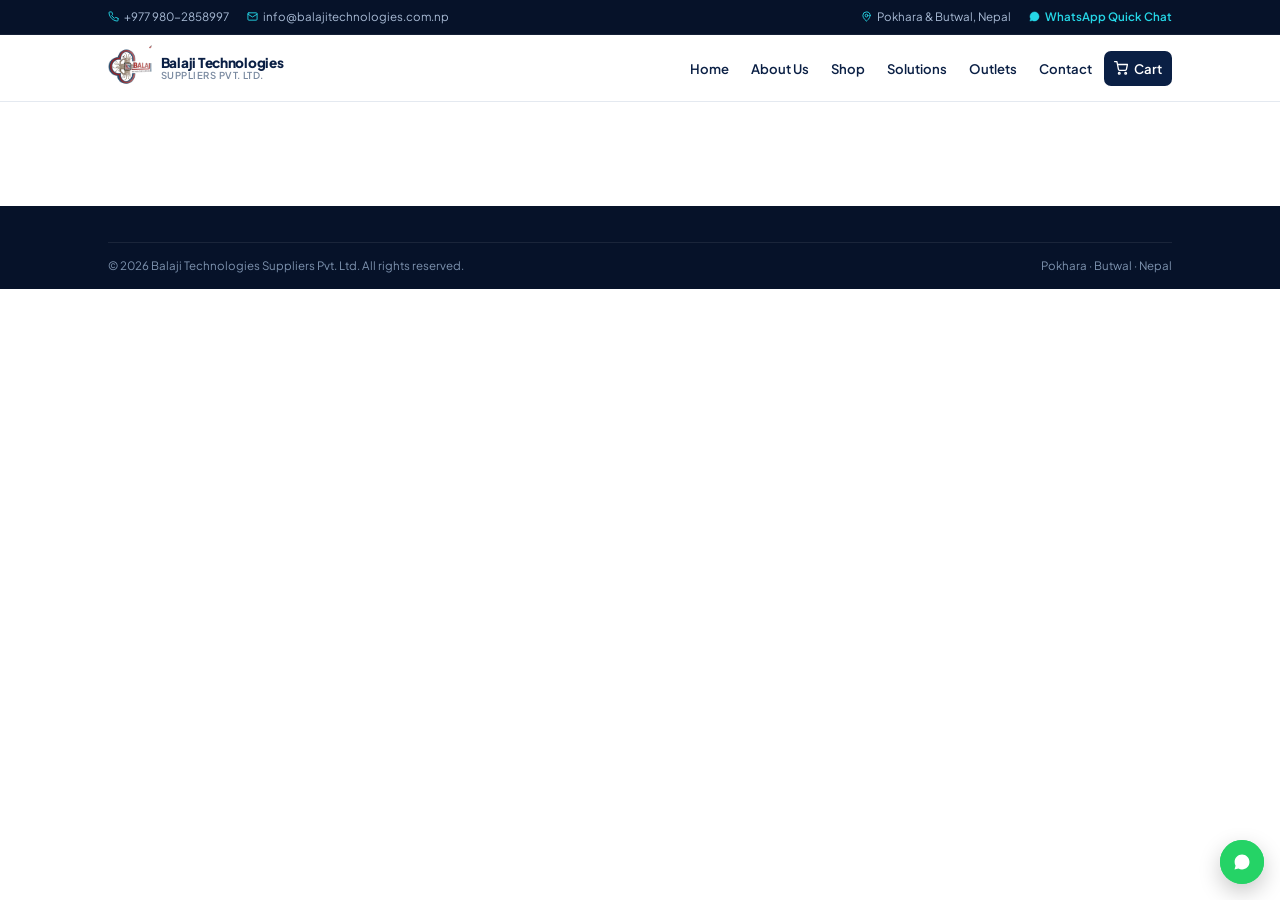
<file: order-confirmation.html>
<!DOCTYPE html>
<html lang="en">
<head>
<meta charset="UTF-8" />
<meta name="viewport" content="width=device-width, initial-scale=1" />
<meta name="theme-color" content="#0A1F44" />
<title>Order Confirmation | Balaji Technologies Suppliers Pvt. Ltd.</title>
<meta name="description" content="Your order has been placed successfully." />
<meta name="robots" content="noindex,follow" />
<link rel="icon" href="logo.jpg" />
<link rel="preconnect" href="https://fonts.googleapis.com" />
<link rel="preconnect" href="https://fonts.gstatic.com" crossorigin />
<link href="https://fonts.googleapis.com/css2?family=Plus+Jakarta+Sans:wght@400;500;600;700;800&display=swap" rel="stylesheet" />
<link rel="stylesheet" href="shop.css" />
</head>
<body data-page="confirmation">

<!-- ========================= TOP BAR ========================= -->
<div class="topbar">
  <div class="container topbar__inner">
    <div class="topbar__group">
      <a class="topbar__item" href="tel:+9779802858997">
        <svg viewBox="0 0 24 24" fill="none" stroke="currentColor" stroke-width="2" stroke-linecap="round" stroke-linejoin="round"><path d="M22 16.92v3a2 2 0 0 1-2.18 2 19.79 19.79 0 0 1-8.63-3.07 19.5 19.5 0 0 1-6-6 19.79 19.79 0 0 1-3.07-8.67A2 2 0 0 1 4.11 2h3a2 2 0 0 1 2 1.72c.13.96.36 1.9.7 2.81a2 2 0 0 1-.45 2.11L8.09 9.91a16 16 0 0 0 6 6l1.27-1.27a2 2 0 0 1 2.11-.45c.9.34 1.85.57 2.81.7A2 2 0 0 1 22 16.92Z"/></svg>
        +977 980-2858997
      </a>
      <a class="topbar__item" href="mailto:info@balajitechnologies.com.np">
        <svg viewBox="0 0 24 24" fill="none" stroke="currentColor" stroke-width="2" stroke-linecap="round" stroke-linejoin="round"><rect x="2" y="4" width="20" height="16" rx="2"/><path d="m22 7-10 6L2 7"/></svg>
        info@balajitechnologies.com.np
      </a>
    </div>
    <div class="topbar__group">
      <span class="topbar__item">
        <svg viewBox="0 0 24 24" fill="none" stroke="currentColor" stroke-width="2" stroke-linecap="round" stroke-linejoin="round"><path d="M20 10c0 6-8 12-8 12s-8-6-8-12a8 8 0 0 1 16 0Z"/><circle cx="12" cy="10" r="3"/></svg>
        Pokhara &amp; Butwal, Nepal
      </span>
      <a class="topbar__item topbar__wa" href="https://wa.me/9779802858997" target="_blank" rel="noopener">
        <svg viewBox="0 0 24 24" fill="currentColor" style="width:11px;height:11px;"><path d="M12.04 2C6.58 2 2.13 6.45 2.13 11.91c0 1.75.46 3.45 1.32 4.96L2 22l5.25-1.38a9.87 9.87 0 0 0 4.79 1.22h.01c5.46 0 9.91-4.45 9.91-9.91S17.5 2 12.04 2Z"/></svg>
        WhatsApp Quick Chat
      </a>
    </div>
  </div>
</div>

<!-- ========================= HEADER ========================= -->
<header class="header" id="header">
  <div class="container header__inner">
    <a href="index.html" class="logo" aria-label="Balaji Technologies Suppliers — Home">
      <img src="logo.jpg" alt="Balaji Technologies Suppliers Pvt. Ltd." class="logo__img" />
      <span class="logo__text">
        <strong>Balaji Technologies</strong>
        <small>Suppliers Pvt. Ltd.</small>
      </span>
    </a>
    <nav class="nav" id="nav" aria-label="Main navigation">
      <a href="index.html">Home</a>
      <a href="about.html">About Us</a>
      <a href="shop.html">Shop</a>
      <a href="products.html">Solutions</a>
      <a href="branches.html">Outlets</a>
      <a href="contact.html">Contact</a>
      <a href="#" class="nav__cart" data-open-cart>
        <svg viewBox="0 0 24 24" fill="none" stroke="currentColor" stroke-width="2.2" stroke-linecap="round" stroke-linejoin="round"><circle cx="9" cy="21" r="1.5"/><circle cx="20" cy="21" r="1.5"/><path d="M1 1h4l2.6 13.4a2 2 0 0 0 2 1.6h9.7a2 2 0 0 0 2-1.6L23 6H6"/></svg>
        Cart
        <span class="cart-badge" hidden>0</span>
      </a>
    </nav>
    <button class="nav-toggle" id="navToggle" aria-label="Toggle navigation" aria-expanded="false" aria-controls="nav">
      <span></span><span></span><span></span>
    </button>
  </div>
</header>

<!-- ========================= MAIN ========================= -->
<main>
  <section class="section">
    <div class="container" id="confirmationRoot" style="max-width:820px;">
      <!-- Rendered by shop.js -->
    </div>
  </section>
</main>

<!-- ========================= FOOTER ========================= -->
<footer class="footer">
  <div class="container">
    <div class="footer__bottom">
      <span>© <span id="year">2025</span> Balaji Technologies Suppliers Pvt. Ltd. All rights reserved.</span>
      <span>Pokhara · Butwal · Nepal</span>
    </div>
  </div>
</footer>

<!-- ========================= FAB ========================= -->
<div class="fab-stack">
  <button class="fab fab--top" id="backToTop" aria-label="Back to top">
    <svg viewBox="0 0 24 24" fill="none" stroke="currentColor" stroke-width="2.4" stroke-linecap="round" stroke-linejoin="round"><path d="m18 15-6-6-6 6"/></svg>
  </button>
  <a class="fab fab--wa" href="https://wa.me/9779802858997" target="_blank" rel="noopener" aria-label="Chat on WhatsApp">
    <svg viewBox="0 0 24 24" fill="currentColor"><path d="M12.04 2C6.58 2 2.13 6.45 2.13 11.91c0 1.75.46 3.45 1.32 4.96L2 22l5.25-1.38a9.87 9.87 0 0 0 4.79 1.22h.01c5.46 0 9.91-4.45 9.91-9.91S17.5 2 12.04 2Z"/></svg>
  </a>
</div>

<script src="shop.js"></script>
</body>
</html>
</file>
<file: shop.css>
/* ============================================================
   BALAJI TECHNOLOGIES SUPPLIERS PVT. LTD.
   Unified stylesheet — used by every page on the site.
   ============================================================ */

/* ---------- 1. Design tokens ---------- */
:root{
  --navy-900:#061229;--navy-800:#0A1F44;--navy-700:#123063;--navy-600:#1B417F;
  --teal-500:#00C2D1;--teal-400:#25D6E6;--teal-300:#7FE9F2;
  --ink:#0D1B2A;--body:#4A5A72;--muted:#7A8AA0;
  --line:#E4E9F0;--soft:#F5F7FA;--white:#FFFFFF;
  --ok:#12B76A;--warn:#E8A33D;--danger:#E5484D;
  --radius:12px;--radius-lg:16px;
  --shadow-sm:0 1px 2px rgba(10,31,68,.06),0 2px 8px rgba(10,31,68,.05);
  --shadow:0 6px 20px rgba(10,31,68,.08);
  --shadow-lg:0 16px 40px rgba(10,31,68,.13);
  --ease:cubic-bezier(.22,.61,.36,1);
  --maxw:1100px;
}

/* ---------- 2. Reset & base ---------- */
*,*::before,*::after{box-sizing:border-box;}
html{scroll-behavior:smooth;scroll-padding-top:90px;-webkit-text-size-adjust:100%;}
body{margin:0;font-family:'Plus Jakarta Sans',-apple-system,BlinkMacSystemFont,'Segoe UI',Roboto,sans-serif;font-size:14px;line-height:1.6;color:var(--body);background:var(--white);overflow-x:hidden;}
img{max-width:100%;display:block;height:auto;}
svg{display:block;width:14px;height:14px;min-width:14px;min-height:14px;max-width:14px;max-height:14px;flex:none;overflow:visible;}
a{color:inherit;text-decoration:none;}
button{font:inherit;cursor:pointer;border:0;background:none;}
ul{margin:0;padding:0;list-style:none;}
h1,h2,h3,h4{color:var(--ink);font-weight:800;line-height:1.2;margin:0 0 .5em;letter-spacing:-.02em;}
h1{font-size:clamp(1.4rem,2.6vw,2rem);}
h2{font-size:clamp(1.15rem,1.9vw,1.5rem);}
h3{font-size:.98rem;}
h4{font-size:.9rem;}
p{margin:0 0 .8rem;}
:focus-visible{outline:2px solid var(--teal-500);outline-offset:2px;border-radius:4px;}

/* ---------- 3. Layout ---------- */
.container{width:100%;max-width:var(--maxw);margin-inline:auto;padding-inline:18px;}
.section{padding:36px 0;}
.section--soft{background:var(--soft);}
.section--dark{background:var(--navy-800);color:#C7D3E4;}
.section--tight{padding:26px 0;}
@media (min-width:900px){.section{padding:52px 0;}.section--tight{padding:34px 0;}}

/* ---------- 4. Shared components ---------- */
.eyebrow{display:inline-flex;align-items:center;gap:6px;font-size:.66rem;font-weight:700;letter-spacing:.12em;text-transform:uppercase;color:var(--teal-500);margin-bottom:8px;}
.eyebrow::before{content:"";width:18px;height:2px;background:var(--teal-500);border-radius:2px;}
.section-head{max-width:620px;margin-bottom:24px;}
.section-head.center{margin-inline:auto;text-align:center;}
.section-head.center .eyebrow::before{display:none;}
.section-head p{font-size:.88rem;margin:0;}
.section--dark .section-head h2{color:#fff;}
.section--dark .section-head p{color:#A9B8CE;}

/* Buttons */
.btn{display:inline-flex;align-items:center;justify-content:center;gap:6px;padding:9px 16px;border-radius:100px;font-size:.8rem;font-weight:700;white-space:nowrap;transition:transform .22s var(--ease),box-shadow .22s var(--ease),background .22s var(--ease),color .22s var(--ease),border-color .22s var(--ease);}
.btn svg{width:12px;height:12px;min-width:12px;min-height:12px;max-width:12px;max-height:12px;}
.btn--primary{background:linear-gradient(135deg,var(--teal-500),#009BB0);color:#04222A;box-shadow:0 6px 16px rgba(0,194,209,.3);}
.btn--primary:hover{transform:translateY(-1px);box-shadow:0 10px 22px rgba(0,194,209,.4);}
.btn--ghost{background:transparent;color:var(--navy-800);border:1.4px solid var(--line);}
.btn--ghost:hover{border-color:var(--navy-800);transform:translateY(-1px);}
.btn--dark{background:var(--navy-800);color:#fff;}
.btn--dark:hover{background:var(--navy-700);transform:translateY(-1px);}
.btn--light{background:#fff;color:var(--navy-800);box-shadow:var(--shadow-sm);}
.btn--outline-light{background:transparent;color:#fff;border:1.4px solid rgba(255,255,255,.3);}
.btn--outline-light:hover{background:rgba(255,255,255,.1);border-color:rgba(255,255,255,.6);}
.btn--sm{padding:7px 13px;font-size:.75rem;}
.btn--sm svg{width:11px;height:11px;min-width:11px;min-height:11px;max-width:11px;max-height:11px;}
.btn--lg{padding:12px 22px;font-size:.88rem;}
.btn--lg svg{width:14px;height:14px;min-width:14px;min-height:14px;max-width:14px;max-height:14px;}
.btn--block{width:100%;}
.btn[disabled]{opacity:.5;pointer-events:none;}

/* Content is visible by default. Only the .reveal elements that JS explicitly
   marks with .in get the animated entrance. If JS ever fails, everything shows. */
.reveal{opacity:1;transform:none;}
html.js-anim .reveal{opacity:0;transform:translateY(16px);transition:opacity .55s var(--ease),transform .55s var(--ease);}
html.js-anim .reveal.in{opacity:1;transform:none;}

.toast-stack{position:fixed;left:50%;bottom:24px;transform:translateX(-50%);z-index:1000;display:flex;flex-direction:column;gap:8px;align-items:center;pointer-events:none;}
.toast{background:var(--navy-800);color:#fff;padding:11px 18px;border-radius:100px;font-size:.8rem;font-weight:700;box-shadow:0 12px 30px rgba(10,31,68,.25);display:inline-flex;align-items:center;gap:9px;animation:toastIn .35s var(--ease),toastOut .35s var(--ease) 2.6s forwards;}
.toast svg{width:14px;height:14px;min-width:14px;min-height:14px;max-width:14px;max-height:14px;color:var(--teal-400);}
@keyframes toastIn{from{opacity:0;transform:translateY(16px) scale(.94);}to{opacity:1;transform:none;}}
@keyframes toastOut{to{opacity:0;transform:translateY(8px) scale(.96);}}

/* ---------- 5. Chrome ---------- */
.topbar{background:var(--navy-900);color:#A9BBD5;font-size:.72rem;border-bottom:1px solid rgba(255,255,255,.06);}
.topbar__inner{display:flex;align-items:center;justify-content:space-between;gap:14px;min-height:34px;flex-wrap:wrap;}
.topbar__group{display:flex;align-items:center;gap:18px;flex-wrap:wrap;}
.topbar__item{display:inline-flex;align-items:center;gap:5px;transition:color .2s;}
.topbar__item:hover{color:var(--teal-400);}
.topbar__item svg{width:11px;height:11px;min-width:11px;min-height:11px;max-width:11px;max-height:11px;stroke:var(--teal-400);}
.topbar__wa{color:var(--teal-400);font-weight:600;}
@media (max-width:980px){.topbar__inner{justify-content:center;padding-block:6px;}.topbar__group:first-child .topbar__item:not(:first-child){display:none;}}

.header{position:sticky;top:0;z-index:900;background:rgba(255,255,255,.93);backdrop-filter:blur(12px);-webkit-backdrop-filter:blur(12px);border-bottom:1px solid var(--line);transition:box-shadow .3s var(--ease),background .3s var(--ease);}
.header.scrolled{box-shadow:0 4px 18px rgba(10,31,68,.08);background:rgba(255,255,255,.98);}
.header__inner{display:flex;align-items:center;justify-content:space-between;gap:14px;min-height:66px;}
.logo{display:flex;align-items:center;gap:9px;flex:none;}
.logo__img{height:46px;width:auto;max-width:220px;object-fit:contain;display:block;}
.logo__text{display:flex;flex-direction:column;line-height:1.15;}
.logo__text strong{font-size:.85rem;font-weight:800;color:var(--navy-800);letter-spacing:-.02em;}
.logo__text small{font-size:.6rem;font-weight:600;color:var(--muted);letter-spacing:.05em;text-transform:uppercase;}

.nav{display:flex;align-items:center;gap:2px;}
.nav a{position:relative;padding:7px 10px;border-radius:7px;font-size:.82rem;font-weight:600;color:var(--navy-800);transition:color .2s,background .2s;}
.nav a:not(.nav__cart)::after{content:"";position:absolute;left:10px;right:10px;bottom:3px;height:2px;background:var(--teal-500);border-radius:2px;transform:scaleX(0);transform-origin:left;transition:transform .28s var(--ease);}
.nav a:not(.nav__cart):hover{color:var(--teal-500);}
.nav a:not(.nav__cart):hover::after,.nav a.active:not(.nav__cart)::after{transform:scaleX(1);}
.nav a.active:not(.nav__cart){color:var(--teal-500);}
.nav__cart{position:relative;display:inline-flex;align-items:center;gap:6px;padding:8px 14px;border-radius:100px;background:var(--navy-800);color:#fff !important;font-size:.8rem;}
.nav__cart:hover{background:var(--teal-500);color:#04222A !important;}
.nav__cart svg{width:14px;height:14px;min-width:14px;min-height:14px;max-width:14px;max-height:14px;}
.cart-badge{position:absolute;top:-6px;right:-6px;min-width:20px;height:20px;padding:0 5px;border-radius:100px;background:var(--teal-500);color:#04222A;font-size:.66rem;font-weight:800;display:grid;place-items:center;box-shadow:0 3px 8px rgba(0,194,209,.4);}
.cart-badge[hidden]{display:none;}

.nav-toggle{display:none;width:38px;height:38px;border-radius:10px;border:1px solid var(--line);background:#fff;flex-direction:column;align-items:center;justify-content:center;gap:4px;}
.nav-toggle span{display:block;width:16px;height:2px;background:var(--navy-800);border-radius:2px;transition:transform .3s var(--ease),opacity .2s;}
.nav-toggle.open span:nth-child(1){transform:translateY(6px) rotate(45deg);}
.nav-toggle.open span:nth-child(2){opacity:0;}
.nav-toggle.open span:nth-child(3){transform:translateY(-6px) rotate(-45deg);}
@media (max-width:1040px){
  .nav-toggle{display:flex;}
  .nav{position:absolute;left:0;right:0;top:100%;flex-direction:column;align-items:stretch;gap:2px;background:#fff;border-bottom:1px solid var(--line);padding:10px 18px 16px;box-shadow:0 14px 30px rgba(10,31,68,.1);transform:translateY(-10px);opacity:0;visibility:hidden;transition:opacity .26s var(--ease),transform .26s var(--ease),visibility .26s;}
  .nav.open{transform:none;opacity:1;visibility:visible;}
  .nav a{padding:10px;font-size:.9rem;border-radius:8px;}
  .nav a:not(.nav__cart)::after{display:none;}
  .nav a:not(.nav__cart):hover{background:var(--soft);}
  .nav__cart{margin:8px 0 0;justify-content:center;}
}

.footer{background:var(--navy-900);color:#93A6C1;padding-top:36px;font-size:.8rem;}
.footer__bottom{border-top:1px solid rgba(255,255,255,.08);padding:14px 0;display:flex;flex-wrap:wrap;gap:10px;align-items:center;justify-content:space-between;font-size:.72rem;color:#7E93AF;}
.footer a:hover{color:var(--teal-400);}

.fab-stack{position:fixed;right:16px;bottom:16px;z-index:950;display:flex;flex-direction:column;gap:9px;align-items:flex-end;}
.fab{width:44px;height:44px;border-radius:50%;display:grid;place-items:center;box-shadow:0 8px 22px rgba(0,0,0,.22);position:relative;transition:transform .25s var(--ease);}
.fab:hover{transform:scale(1.08);}
.fab svg{width:18px;height:18px;min-width:18px;min-height:18px;max-width:18px;max-height:18px;}
.fab--wa{background:#25D366;color:#fff;}
.fab--wa::after{content:"";position:absolute;inset:0;border-radius:50%;border:2px solid #25D366;animation:ripple 2.4s infinite;}
@keyframes ripple{0%{transform:scale(1);opacity:.75;}100%{transform:scale(1.65);opacity:0;}}
.fab--top{width:34px;height:34px;background:#fff;color:var(--navy-800);border:1px solid var(--line);opacity:0;visibility:hidden;transform:translateY(8px);}
.fab--top.show{opacity:1;visibility:visible;transform:none;}
.fab--top svg{width:14px;height:14px;min-width:14px;min-height:14px;max-width:14px;max-height:14px;}

/* ---------- 6. Page hero & breadcrumb ---------- */
.page-hero{position:relative;overflow:hidden;color:#C7D3E4;background:radial-gradient(600px 320px at 84% -14%,rgba(0,194,209,.2),transparent 64%),linear-gradient(140deg,var(--navy-800) 0%,#071731 62%,#04101F 100%);padding:28px 0 34px;}
.page-hero .container{position:relative;z-index:1;}
.page-hero h1{color:#fff;margin-bottom:8px;}
.page-hero p{color:#A9B8CE;font-size:.88rem;max-width:640px;margin:0;}
.breadcrumb{display:flex;align-items:center;gap:7px;font-size:.72rem;font-weight:600;color:#8FA3BE;margin-bottom:12px;flex-wrap:wrap;}
.breadcrumb a:hover{color:var(--teal-400);}
.breadcrumb .sep{color:#4A6285;}
.breadcrumb .current{color:var(--teal-400);}

/* ---------- 7. Home ---------- */
.hero{position:relative;overflow:hidden;padding:34px 0 40px;background:radial-gradient(700px 400px at 82% -8%,rgba(0,194,209,.14),transparent 62%),radial-gradient(600px 400px at 4% 108%,rgba(27,65,127,.18),transparent 60%),linear-gradient(170deg,#F8FAFD 0%,#FFFFFF 62%);}
.hero__inner{position:relative;display:grid;gap:26px;grid-template-columns:1.05fr .95fr;align-items:center;}
@media (max-width:900px){.hero__inner{grid-template-columns:1fr;gap:22px;}}
.pill{display:inline-flex;align-items:center;gap:7px;padding:5px 12px 5px 8px;border-radius:100px;background:#fff;border:1px solid var(--line);box-shadow:var(--shadow-sm);font-size:.7rem;font-weight:700;color:var(--navy-800);margin-bottom:14px;}
.pill .dot{width:7px;height:7px;border-radius:50%;background:var(--ok);flex:none;box-shadow:0 0 0 3px rgba(18,183,106,.18);}
.hero h1{margin-bottom:12px;color:var(--navy-800);}
.grad{background:linear-gradient(100deg,var(--teal-500),#1B417F 78%);-webkit-background-clip:text;background-clip:text;color:transparent;}
.hero__sub{font-size:.88rem;max-width:480px;margin-bottom:20px;}
.hero__cta{display:flex;flex-wrap:wrap;gap:9px;margin-bottom:22px;}
.hero__ticks{display:flex;flex-wrap:wrap;gap:8px 18px;}
.hero__ticks li{display:flex;align-items:center;gap:6px;font-size:.78rem;font-weight:600;color:var(--navy-800);}
.hero__ticks svg{width:13px;height:13px;min-width:13px;min-height:13px;max-width:13px;max-height:13px;color:var(--teal-500);}
.hero__visual{position:relative;}
.tech-panel{position:relative;border-radius:var(--radius-lg);overflow:hidden;padding:10px;background:linear-gradient(155deg,var(--navy-800) 0%,#071731 58%,#04101F 100%);box-shadow:var(--shadow-lg);border:1px solid rgba(255,255,255,.08);}
.tech-panel svg{width:100%;height:auto;min-width:0;min-height:0;max-width:100%;max-height:none;position:relative;z-index:1;}
.tech-panel__glow{position:absolute;width:260px;height:260px;border-radius:50%;background:radial-gradient(circle,rgba(0,194,209,.32),transparent 68%);top:-70px;right:-50px;filter:blur(10px);pointer-events:none;}
.float-card{position:absolute;z-index:3;display:flex;align-items:center;gap:8px;background:rgba(255,255,255,.97);border:1px solid var(--line);border-radius:10px;padding:8px 11px;box-shadow:var(--shadow);animation:floaty 5.5s ease-in-out infinite;}
.float-card strong{display:block;font-size:.73rem;color:var(--navy-800);line-height:1.2;font-weight:800;}
.float-card span{display:block;font-size:.62rem;color:var(--muted);font-weight:600;}
.float-card__icon{width:24px;height:24px;border-radius:7px;flex:none;display:grid;place-items:center;background:linear-gradient(140deg,rgba(0,194,209,.18),rgba(27,65,127,.14));color:var(--navy-700);}
.float-card__icon svg{width:12px;height:12px;min-width:12px;min-height:12px;max-width:12px;max-height:12px;}
.float-card--a{top:8%;left:-16px;}
.float-card--b{bottom:9%;right:-14px;animation-delay:-2.6s;}
@keyframes floaty{0%,100%{transform:translateY(0);}50%{transform:translateY(-7px);}}
@media (max-width:520px){.float-card{padding:6px 9px;}.float-card__icon{width:20px;height:20px;}.float-card__icon svg{width:10px;height:10px;min-width:10px;min-height:10px;max-width:10px;max-height:10px;}.float-card--a{left:-3px;}.float-card--b{right:-3px;}}
.node-pulse{transform-origin:center;animation:nodePulse 3s ease-in-out infinite;}
@keyframes nodePulse{0%,100%{opacity:.35;transform:scale(1);}50%{opacity:.9;transform:scale(1.22);}}
.dash-flow{stroke-dasharray:7 9;animation:dashMove 1.6s linear infinite;}
@keyframes dashMove{to{stroke-dashoffset:-32;}}

.stats{background:var(--navy-800);position:relative;overflow:hidden;}
.stats__grid{position:relative;z-index:1;display:grid;grid-template-columns:repeat(4,1fr);gap:16px;padding:26px 0;}
.stat{text-align:center;padding:4px 8px;border-right:1px solid rgba(255,255,255,.1);}
.stat:last-child{border-right:0;}
.stat__num{font-size:clamp(1.25rem,2.2vw,1.7rem);font-weight:800;line-height:1.1;letter-spacing:-.03em;background:linear-gradient(120deg,#fff,var(--teal-300));-webkit-background-clip:text;background-clip:text;color:transparent;}
.stat__label{font-size:.7rem;color:#9FB2CB;font-weight:600;margin-top:2px;}
@media (max-width:760px){.stats__grid{grid-template-columns:repeat(2,1fr);gap:18px 10px;padding:24px 0;}.stat:nth-child(2){border-right:0;}}

.cat-grid{display:grid;grid-template-columns:repeat(3,1fr);gap:16px;}
@media (max-width:1000px){.cat-grid{grid-template-columns:1fr;max-width:520px;margin-inline:auto;}}
.cat-card{position:relative;display:flex;flex-direction:column;background:#fff;border:1px solid var(--line);border-radius:var(--radius-lg);padding:20px 18px 18px;overflow:hidden;transition:transform .3s var(--ease),box-shadow .3s var(--ease),border-color .3s var(--ease);}
.cat-card::before{content:"";position:absolute;left:0;right:0;top:0;height:3px;background:linear-gradient(90deg,var(--teal-500),var(--navy-600));transform:scaleX(0);transform-origin:left;transition:transform .4s var(--ease);}
.cat-card:hover{transform:translateY(-4px);box-shadow:var(--shadow-lg);border-color:transparent;}
.cat-card:hover::before{transform:scaleX(1);}
.cat-card__icon{width:38px;height:38px;border-radius:11px;display:grid;place-items:center;background:linear-gradient(140deg,rgba(0,194,209,.15),rgba(27,65,127,.11));color:var(--navy-700);margin-bottom:12px;transition:background .3s var(--ease),color .3s var(--ease);}
.cat-card__icon svg{width:17px;height:17px;min-width:17px;min-height:17px;max-width:17px;max-height:17px;}
.cat-card:hover .cat-card__icon{background:linear-gradient(140deg,var(--navy-800),var(--navy-600));color:var(--teal-400);}
.cat-card h3{margin-bottom:6px;}
.cat-card > p{font-size:.82rem;margin-bottom:14px;}
.cat-list{display:flex;flex-direction:column;gap:8px;margin-top:auto;padding-top:12px;border-top:1px dashed var(--line);}
.cat-list li{display:flex;align-items:flex-start;gap:7px;font-size:.8rem;color:var(--navy-800);font-weight:600;line-height:1.45;}
.cat-list svg{width:12px;height:12px;min-width:12px;min-height:12px;max-width:12px;max-height:12px;margin-top:3px;color:var(--teal-500);}
.cat-list small{display:block;font-weight:500;font-size:.7rem;color:var(--muted);margin-top:1px;}
.cat-card__link{display:inline-flex;align-items:center;gap:6px;margin-top:14px;font-size:.77rem;font-weight:800;color:var(--navy-800);transition:gap .25s var(--ease),color .25s var(--ease);}
.cat-card__link:hover{gap:10px;color:var(--teal-500);}
.cat-card__link svg{width:12px;height:12px;min-width:12px;min-height:12px;max-width:12px;max-height:12px;}

.why__grid{display:grid;grid-template-columns:repeat(3,1fr);gap:16px;}
@media (max-width:900px){.why__grid{grid-template-columns:1fr;max-width:520px;margin-inline:auto;}}
.why-card{background:rgba(255,255,255,.045);border:1px solid rgba(255,255,255,.1);border-radius:var(--radius-lg);padding:22px 18px;transition:background .3s var(--ease),transform .3s var(--ease),border-color .3s var(--ease);}
.why-card:hover{background:rgba(255,255,255,.085);border-color:rgba(0,194,209,.45);transform:translateY(-4px);}
.why-card__icon{width:36px;height:36px;border-radius:11px;display:grid;place-items:center;background:linear-gradient(140deg,rgba(0,194,209,.24),rgba(0,194,209,.06));border:1px solid rgba(0,194,209,.28);color:var(--teal-400);margin-bottom:12px;}
.why-card__icon svg{width:16px;height:16px;min-width:16px;min-height:16px;max-width:16px;max-height:16px;}
.why-card h3{color:#fff;font-size:.94rem;margin-bottom:6px;}
.why-card p{color:#A9B8CE;font-size:.82rem;margin:0;}

.cta-band{position:relative;overflow:hidden;border-radius:var(--radius-lg);padding:24px;display:flex;flex-wrap:wrap;align-items:center;justify-content:space-between;gap:20px;box-shadow:var(--shadow-lg);background:linear-gradient(120deg,var(--navy-800) 0%,#0E2A56 55%,#123063 100%);}
.cta-band__text{position:relative;z-index:1;max-width:520px;}
.cta-band h2{color:#fff;margin-bottom:6px;}
.cta-band p{color:#A9B8CE;margin:0;font-size:.85rem;}
.cta-band__actions{position:relative;z-index:1;display:flex;flex-wrap:wrap;gap:9px;}

/* ---------- 8. About ---------- */
.split{display:grid;grid-template-columns:1fr 1fr;gap:26px;align-items:center;}
@media (max-width:860px){.split{grid-template-columns:1fr;gap:22px;}}
.split__media{border-radius:var(--radius-lg);overflow:hidden;padding:10px;background:linear-gradient(150deg,var(--navy-800),#071731);border:1px solid var(--line);box-shadow:var(--shadow-lg);}
.split__media svg{width:100%;height:auto;min-width:0;min-height:0;max-width:100%;max-height:none;}
.check-list{display:flex;flex-direction:column;gap:10px;margin-top:16px;}
.check-list li{display:flex;gap:9px;font-size:.84rem;color:var(--navy-800);font-weight:600;line-height:1.5;}
.check-list svg{width:14px;height:14px;min-width:14px;min-height:14px;max-width:14px;max-height:14px;margin-top:2px;color:var(--teal-500);}
.check-list small{display:block;font-weight:500;font-size:.74rem;color:var(--muted);margin-top:1px;}

/* ---------- 9. Branches ---------- */
.branch-grid{display:grid;grid-template-columns:repeat(2,1fr);gap:18px;}
@media (max-width:860px){.branch-grid{grid-template-columns:1fr;}}
.branch{background:#fff;border:1px solid var(--line);border-radius:var(--radius-lg);overflow:hidden;display:flex;flex-direction:column;box-shadow:var(--shadow-sm);transition:transform .3s var(--ease),box-shadow .3s var(--ease);}
.branch:hover{transform:translateY(-4px);box-shadow:var(--shadow-lg);}
.branch__map{position:relative;height:180px;background:var(--soft);}
.branch__map iframe{width:100%;height:100%;border:0;display:block;filter:grayscale(.22) contrast(1.03);}
.branch__tag{position:absolute;top:10px;left:10px;z-index:2;padding:4px 10px;border-radius:100px;background:rgba(10,31,68,.92);color:#fff;font-size:.62rem;font-weight:800;letter-spacing:.09em;text-transform:uppercase;}
.branch__tag.is-branch{background:rgba(0,194,209,.94);color:#04222A;}
.branch__body{padding:18px;flex:1;display:flex;flex-direction:column;}
.branch__body h3{font-size:.98rem;margin-bottom:12px;}
.branch__row{display:flex;gap:9px;margin-bottom:11px;font-size:.82rem;line-height:1.55;}
.branch__row > svg{width:14px;height:14px;min-width:14px;min-height:14px;max-width:14px;max-height:14px;margin-top:3px;color:var(--teal-500);}
.branch__row strong{display:block;color:var(--navy-800);font-weight:800;font-size:.66rem;letter-spacing:.08em;text-transform:uppercase;margin-bottom:4px;}
.branch__row a:hover{color:var(--teal-500);}
.branch__actions{display:flex;flex-wrap:wrap;gap:8px;margin-top:auto;padding-top:14px;border-top:1px dashed var(--line);}
.branch__actions .btn{flex:1 1 auto;min-width:120px;}
.phone-chips{display:flex;flex-wrap:wrap;gap:5px;margin-top:2px;}
.phone-chips a{display:inline-flex;align-items:center;gap:4px;padding:4px 9px;border-radius:100px;background:var(--soft);border:1px solid var(--line);font-size:.72rem;font-weight:700;color:var(--navy-800);transition:background .22s var(--ease),border-color .22s var(--ease),color .22s var(--ease),transform .22s var(--ease);}
.phone-chips a:hover{background:var(--navy-800);border-color:var(--navy-800);color:#fff;transform:translateY(-1px);}
.phone-chips svg{width:10px;height:10px;min-width:10px;min-height:10px;max-width:10px;max-height:10px;}

/* ---------- 10. Contact ---------- */
.contact-grid{display:grid;grid-template-columns:1fr 1.2fr;gap:28px;align-items:start;}
@media (max-width:900px){.contact-grid{grid-template-columns:1fr;gap:22px;}}
.contact-info__list{display:flex;flex-direction:column;gap:4px;margin-top:18px;}
.contact-info__item{display:flex;gap:11px;padding:12px;border-radius:var(--radius);transition:background .3s var(--ease),transform .3s var(--ease);}
.contact-info__item:hover{background:var(--soft);transform:translateX(3px);}
.contact-info__icon{width:32px;height:32px;border-radius:9px;flex:none;display:grid;place-items:center;background:linear-gradient(140deg,rgba(0,194,209,.16),rgba(27,65,127,.1));color:var(--navy-700);}
.contact-info__icon svg{width:14px;height:14px;min-width:14px;min-height:14px;max-width:14px;max-height:14px;}
.contact-info__item strong{display:block;font-size:.66rem;letter-spacing:.09em;text-transform:uppercase;color:var(--muted);font-weight:800;margin-bottom:4px;}
.contact-info__item span,.contact-info__item a{font-size:.84rem;color:var(--navy-800);font-weight:600;line-height:1.55;}
.contact-info__item a:hover{color:var(--teal-500);}
.contact-cta-row{display:flex;flex-wrap:wrap;gap:8px;margin-top:18px;}

.form-card{background:#fff;border:1px solid var(--line);border-radius:var(--radius-lg);padding:22px;box-shadow:var(--shadow);position:relative;overflow:hidden;}
.form-card::before{content:"";position:absolute;inset:0 0 auto 0;height:4px;background:linear-gradient(90deg,var(--teal-500),var(--navy-600));}
.form-card h3{margin-bottom:4px;}
.form-card > p{font-size:.82rem;margin-bottom:18px;}
.form-grid{display:grid;grid-template-columns:1fr 1fr;gap:14px;}
@media (max-width:560px){.form-grid{grid-template-columns:1fr;}}
.field{display:flex;flex-direction:column;gap:5px;}
.field--full{grid-column:1/-1;}
.field label{font-size:.72rem;font-weight:800;color:var(--navy-800);letter-spacing:.02em;}
.field label .req{color:var(--danger);}
.field input,.field select,.field textarea{width:100%;padding:9px 12px;border:1.4px solid var(--line);border-radius:9px;background:#FBFCFE;font:inherit;font-size:.84rem;color:var(--navy-800);transition:border-color .2s var(--ease),box-shadow .2s var(--ease),background .2s var(--ease);}
.field textarea{resize:vertical;min-height:88px;}
.field select{appearance:none;background-image:url("data:image/svg+xml,%3Csvg xmlns='http://www.w3.org/2000/svg' width='12' height='12' viewBox='0 0 24 24' fill='none' stroke='%237A8AA0' stroke-width='2.5'%3E%3Cpolyline points='6 9 12 15 18 9'/%3E%3C/svg%3E");background-repeat:no-repeat;background-position:right 12px center;padding-right:34px;}
.field input:focus,.field select:focus,.field textarea:focus{outline:none;border-color:var(--teal-500);background:#fff;box-shadow:0 0 0 3px rgba(0,194,209,.14);}
.field input::placeholder,.field textarea::placeholder{color:#A3B0C2;}
.field.error input,.field.error select,.field.error textarea{border-color:var(--danger);background:#FFF8F8;}
.field__err{font-size:.68rem;color:var(--danger);font-weight:700;display:none;}
.field.error .field__err{display:block;}
.form-foot{display:flex;flex-wrap:wrap;align-items:center;gap:12px;margin-top:16px;}
.form-foot .btn{flex:1 1 180px;}
.form-note{font-size:.7rem;color:var(--muted);flex:1 1 100%;}
.form-success{display:none;text-align:center;padding:20px 10px;}
.form-success.show{display:block;animation:fadeUp .5s var(--ease);}
@keyframes fadeUp{from{opacity:0;transform:translateY(10px);}to{opacity:1;transform:none;}}
.form-success__icon{width:44px;height:44px;border-radius:50%;margin:0 auto 12px;display:grid;place-items:center;background:rgba(18,183,106,.12);color:var(--ok);}
.form-success__icon svg{width:20px;height:20px;min-width:20px;min-height:20px;max-width:20px;max-height:20px;}
.form-success h3{margin-bottom:6px;}
.form-success p{font-size:.82rem;max-width:380px;margin-inline:auto;}
.form-success .btn{margin-top:10px;}

/* ---------- 11. Shop ---------- */
.shop-toolbar{display:grid;grid-template-columns:2fr 1fr 1fr auto;gap:10px;align-items:end;background:#fff;border:1px solid var(--line);border-radius:var(--radius-lg);padding:14px;box-shadow:var(--shadow-sm);margin-bottom:22px;}
@media (max-width:820px){.shop-toolbar{grid-template-columns:1fr 1fr;}}
@media (max-width:520px){.shop-toolbar{grid-template-columns:1fr;}}
.product-grid{display:grid;grid-template-columns:repeat(auto-fill,minmax(230px,1fr));gap:16px;}
.p-card{position:relative;display:flex;flex-direction:column;background:#fff;border:1px solid var(--line);border-radius:var(--radius-lg);overflow:hidden;transition:transform .3s var(--ease),box-shadow .3s var(--ease),border-color .3s var(--ease);}
.p-card:hover{transform:translateY(-4px);box-shadow:var(--shadow-lg);border-color:rgba(0,194,209,.4);}
.p-card__media{position:relative;aspect-ratio:5/4;background:var(--soft);overflow:hidden;}
.p-card__media img{width:100%;height:100%;object-fit:cover;transition:transform .5s var(--ease);}
.p-card:hover .p-card__media img{transform:scale(1.05);}
.p-card__badges{position:absolute;top:10px;left:10px;z-index:2;display:flex;flex-direction:column;gap:5px;}
.badge{display:inline-block;font-size:.6rem;font-weight:800;letter-spacing:.08em;text-transform:uppercase;padding:3px 8px;border-radius:100px;background:rgba(10,31,68,.9);color:#fff;}
.badge--teal{background:rgba(0,194,209,.94);color:#04222A;}
.badge--danger{background:rgba(229,72,77,.94);color:#fff;}
.badge--warn{background:rgba(232,163,61,.94);color:#3D2600;}
.p-card__body{padding:14px 15px 16px;display:flex;flex-direction:column;flex:1;}
.p-card__brand{font-size:.64rem;font-weight:800;letter-spacing:.1em;text-transform:uppercase;color:var(--muted);margin-bottom:4px;}
.p-card__name{font-size:.9rem;font-weight:800;color:var(--navy-800);line-height:1.3;margin:0 0 6px;display:-webkit-box;-webkit-box-orient:vertical;box-orient:vertical;-webkit-line-clamp:2;line-clamp:2;overflow:hidden;}
.p-card__name a:hover{color:var(--teal-500);}
.p-card__short{font-size:.74rem;color:var(--muted);margin:0 0 10px;line-height:1.5;display:-webkit-box;-webkit-box-orient:vertical;box-orient:vertical;-webkit-line-clamp:2;line-clamp:2;overflow:hidden;}
.p-card__price{margin-top:auto;display:flex;align-items:baseline;gap:6px;margin-bottom:12px;}
.p-card__price strong{font-size:1.05rem;font-weight:800;color:var(--navy-800);letter-spacing:-.02em;}
.p-card__price span{font-size:.68rem;color:var(--muted);font-weight:600;}
.p-card__actions{display:flex;gap:6px;}
.p-card__actions .btn{flex:1 1 auto;}
.stock-pill{display:inline-flex;align-items:center;gap:5px;font-size:.68rem;font-weight:700;color:var(--ok);margin-bottom:8px;}
.stock-pill .dot{width:6px;height:6px;border-radius:50%;background:var(--ok);flex:none;}
.stock-pill--low{color:var(--warn);}
.stock-pill--low .dot{background:var(--warn);}
.stock-pill--out{color:var(--danger);}
.stock-pill--out .dot{background:var(--danger);}

/* ---------- 12. Product detail ---------- */
.pd-grid{display:grid;grid-template-columns:1fr 1fr;gap:32px;align-items:start;}
@media (max-width:860px){.pd-grid{grid-template-columns:1fr;gap:22px;}}
.pd-media{background:var(--soft);border:1px solid var(--line);border-radius:var(--radius-lg);overflow:hidden;aspect-ratio:5/4;}
.pd-media img{width:100%;height:100%;object-fit:cover;}
.pd-brand{font-size:.7rem;font-weight:800;letter-spacing:.1em;text-transform:uppercase;color:var(--muted);margin-bottom:6px;}
.pd-title{margin-bottom:10px;color:var(--navy-800);}
.pd-sku{font-size:.72rem;color:var(--muted);font-weight:600;margin-bottom:14px;}
.pd-price{display:flex;align-items:baseline;gap:8px;margin-bottom:6px;}
.pd-price strong{font-size:1.8rem;font-weight:800;color:var(--navy-800);letter-spacing:-.03em;}
.pd-price span{font-size:.78rem;color:var(--muted);font-weight:600;}
.pd-vat-note{font-size:.72rem;color:var(--muted);margin-bottom:18px;}
.pd-desc{font-size:.88rem;line-height:1.7;margin-bottom:18px;}
.pd-specs{background:var(--soft);border:1px solid var(--line);border-radius:var(--radius);padding:14px 16px;margin-bottom:20px;}
.pd-specs h4{margin-bottom:10px;font-size:.78rem;letter-spacing:.08em;text-transform:uppercase;color:var(--muted);}
.pd-specs table{width:100%;font-size:.82rem;}
.pd-specs td{padding:5px 0;border-bottom:1px dashed var(--line);}
.pd-specs td:first-child{color:var(--muted);font-weight:600;width:42%;}
.pd-specs td:last-child{color:var(--navy-800);font-weight:700;}
.pd-specs tr:last-child td{border-bottom:0;}
.pd-actions{display:flex;flex-wrap:wrap;gap:10px;align-items:center;margin-bottom:18px;}
.qty{display:inline-flex;align-items:center;border:1.4px solid var(--line);border-radius:100px;overflow:hidden;background:#fff;}
.qty button{width:36px;height:36px;font-size:1rem;font-weight:800;color:var(--navy-800);}
.qty button:hover{background:var(--soft);}
.qty input{width:52px;height:36px;border:0;text-align:center;font:inherit;font-size:.85rem;font-weight:700;color:var(--navy-800);background:transparent;}
.qty input:focus{outline:none;}

/* ---------- 13. Cart ---------- */
.cart-layout{display:grid;grid-template-columns:1.6fr 1fr;gap:24px;align-items:start;}
@media (max-width:900px){.cart-layout{grid-template-columns:1fr;}}
.cart-list{display:flex;flex-direction:column;gap:12px;}
.cart-item{display:grid;grid-template-columns:88px 1fr auto;gap:14px;align-items:center;background:#fff;border:1px solid var(--line);border-radius:var(--radius-lg);padding:12px;}
@media (max-width:520px){.cart-item{grid-template-columns:72px 1fr;}.cart-item__total{grid-column:1/-1;text-align:right;}}
.cart-item__img{width:88px;height:88px;border-radius:var(--radius);overflow:hidden;background:var(--soft);}
@media (max-width:520px){.cart-item__img{width:72px;height:72px;}}
.cart-item__img img{width:100%;height:100%;object-fit:cover;}
.cart-item__name{font-size:.88rem;font-weight:800;color:var(--navy-800);margin-bottom:2px;}
.cart-item__name a:hover{color:var(--teal-500);}
.cart-item__meta{font-size:.72rem;color:var(--muted);font-weight:600;margin-bottom:8px;}
.cart-item__controls{display:flex;align-items:center;gap:10px;flex-wrap:wrap;}
.cart-item__remove{font-size:.72rem;font-weight:700;color:var(--danger);}
.cart-item__remove:hover{text-decoration:underline;}
.cart-item__total{font-size:.95rem;font-weight:800;color:var(--navy-800);letter-spacing:-.02em;}
.cart-item__total small{display:block;font-size:.68rem;color:var(--muted);font-weight:600;}
.summary{background:#fff;border:1px solid var(--line);border-radius:var(--radius-lg);padding:20px;box-shadow:var(--shadow-sm);position:sticky;top:90px;}
.summary h3{margin-bottom:14px;padding-bottom:12px;border-bottom:1px dashed var(--line);}
.summary__row{display:flex;justify-content:space-between;gap:12px;padding:7px 0;font-size:.84rem;}
.summary__row span:first-child{color:var(--muted);font-weight:600;}
.summary__row strong{color:var(--navy-800);font-weight:700;}
.summary__row--muted{font-size:.76rem;color:var(--muted);}
.summary__total{padding-top:12px;margin-top:8px;border-top:2px solid var(--line);font-size:1rem;}
.summary__total strong{font-size:1.15rem;letter-spacing:-.02em;}
.summary .btn{margin-top:14px;}
.empty{text-align:center;padding:56px 20px;color:var(--muted);}
.empty svg{width:44px;height:44px;min-width:44px;min-height:44px;max-width:44px;max-height:44px;margin:0 auto 14px;color:var(--line);}
.empty h3{color:var(--navy-800);}

/* ---------- 14. Checkout ---------- */
.checkout-layout{display:grid;grid-template-columns:1.4fr 1fr;gap:24px;align-items:start;}
@media (max-width:900px){.checkout-layout{grid-template-columns:1fr;}}
.checkout-layout .form-card{margin-bottom:16px;}
.pay-options,.delivery-options{display:flex;flex-direction:column;gap:8px;}
.pay-option,.delivery-option{display:flex;gap:11px;align-items:flex-start;padding:12px 14px;border:1.4px solid var(--line);border-radius:var(--radius);cursor:pointer;transition:border-color .2s var(--ease),background .2s var(--ease);}
.pay-option:hover,.delivery-option:hover{border-color:rgba(0,194,209,.5);background:#F8FCFD;}
.pay-option input,.delivery-option input{margin-top:3px;accent-color:var(--teal-500);flex:none;}
.pay-option:has(input:checked),.delivery-option:has(input:checked){border-color:var(--teal-500);background:#F0FBFD;box-shadow:0 0 0 3px rgba(0,194,209,.1);}
.pay-option:focus-within,.delivery-option:focus-within{border-color:rgba(0,194,209,.6);background:#F8FCFD;}
.pay-option__icon{width:32px;height:32px;border-radius:8px;flex:none;display:grid;place-items:center;background:linear-gradient(140deg,rgba(0,194,209,.16),rgba(27,65,127,.1));color:var(--navy-700);}
.pay-option__icon svg{width:16px;height:16px;min-width:16px;min-height:16px;max-width:16px;max-height:16px;}
.pay-option strong,.delivery-option strong{display:block;font-size:.82rem;color:var(--navy-800);margin-bottom:2px;}
.pay-option small,.delivery-option small{display:block;font-size:.72rem;color:var(--muted);font-weight:500;line-height:1.45;}
.alert{display:flex;gap:10px;padding:12px 14px;border-radius:var(--radius);background:rgba(232,163,61,.1);border:1px solid rgba(232,163,61,.3);color:#6B4A0F;font-size:.78rem;line-height:1.55;margin-bottom:16px;}
.alert svg{width:15px;height:15px;min-width:15px;min-height:15px;max-width:15px;max-height:15px;flex:none;margin-top:2px;color:var(--warn);}
.alert strong{color:#5A3D07;}

/* ---------- 15. Order confirmation ---------- */
.confirm-hero{text-align:center;padding:40px 0 8px;}
.confirm-hero__icon{width:64px;height:64px;border-radius:50%;margin:0 auto 16px;display:grid;place-items:center;background:rgba(18,183,106,.12);color:var(--ok);}
.confirm-hero__icon svg{width:30px;height:30px;min-width:30px;min-height:30px;max-width:30px;max-height:30px;}
.confirm-hero h1{margin-bottom:6px;}
.order-id{display:inline-flex;align-items:center;gap:8px;padding:8px 16px;border-radius:100px;background:var(--navy-800);color:#fff;font-size:.82rem;font-weight:800;letter-spacing:.04em;margin:12px 0 8px;}
.order-id small{color:#7E93AF;font-weight:600;letter-spacing:.08em;text-transform:uppercase;font-size:.62rem;}
.pay-box{background:#fff;border:1px solid var(--line);border-radius:var(--radius-lg);padding:22px;box-shadow:var(--shadow-sm);margin-bottom:16px;}
.pay-box h3{margin-bottom:14px;padding-bottom:10px;border-bottom:1px dashed var(--line);}
.pay-details{background:var(--soft);border:1px dashed var(--line);border-radius:var(--radius);padding:14px 16px;font-size:.84rem;line-height:1.7;color:var(--navy-800);}
.pay-details strong{color:var(--navy-800);}
.pay-details .num{font-size:1rem;font-weight:800;letter-spacing:.04em;color:var(--teal-500);}

/* ---------- 16. Cart drawer ---------- */
.drawer-overlay{position:fixed;inset:0;background:rgba(6,18,41,.55);backdrop-filter:blur(3px);-webkit-backdrop-filter:blur(3px);z-index:990;opacity:0;visibility:hidden;transition:opacity .3s var(--ease),visibility .3s;}
.drawer-overlay.open{opacity:1;visibility:visible;}
.drawer{position:fixed;top:0;right:0;bottom:0;width:100%;max-width:420px;background:#fff;z-index:995;display:flex;flex-direction:column;box-shadow:-16px 0 40px rgba(10,31,68,.2);transform:translateX(100%);transition:transform .35s var(--ease);}
.drawer.open{transform:none;}
.drawer__head{display:flex;align-items:center;justify-content:space-between;padding:18px 20px;border-bottom:1px solid var(--line);}
.drawer__head h3{margin:0;font-size:.98rem;}
.drawer__close{width:32px;height:32px;border-radius:9px;display:grid;place-items:center;background:var(--soft);color:var(--navy-800);}
.drawer__close:hover{background:var(--line);}
.drawer__close svg{width:14px;height:14px;min-width:14px;min-height:14px;max-width:14px;max-height:14px;}
.drawer__body{flex:1;overflow-y:auto;padding:16px 20px;}
.drawer__foot{padding:16px 20px;border-top:1px solid var(--line);background:var(--soft);}
.drawer__empty{text-align:center;padding:40px 0;color:var(--muted);}
.drawer__empty svg{width:40px;height:40px;min-width:40px;min-height:40px;max-width:40px;max-height:40px;margin:0 auto 10px;color:var(--line);}
.drawer-item{display:grid;grid-template-columns:60px 1fr auto;gap:10px;align-items:center;padding:10px 0;border-bottom:1px dashed var(--line);}
.drawer-item:last-child{border-bottom:0;}
.drawer-item__img{width:60px;height:60px;border-radius:8px;overflow:hidden;background:var(--soft);}
.drawer-item__img img{width:100%;height:100%;object-fit:cover;}
.drawer-item__name{font-size:.8rem;font-weight:800;color:var(--navy-800);line-height:1.3;display:-webkit-box;-webkit-box-orient:vertical;box-orient:vertical;-webkit-line-clamp:2;line-clamp:2;overflow:hidden;}
.drawer-item__qty{font-size:.72rem;color:var(--muted);font-weight:600;margin-top:2px;}
.drawer-item__price{font-size:.82rem;font-weight:800;color:var(--navy-800);text-align:right;}

/* ---------- 17. Responsive tweaks ---------- */
@media (max-width:600px){
  .fab-stack{right:12px;bottom:12px;}
  .fab{width:42px;height:42px;}
  .fab svg{width:17px;height:17px;min-width:17px;min-height:17px;max-width:17px;max-height:17px;}
  .fab--top{width:32px;height:32px;}
  .fab--top svg{width:13px;height:13px;min-width:13px;min-height:13px;max-width:13px;max-height:13px;}
  .toast{font-size:.74rem;padding:10px 15px;}
}

/* ---------- 18. Reduced motion ---------- */
@media (prefers-reduced-motion:reduce){
  .reveal{opacity:1;transform:none;transition:none;}
  html{scroll-behavior:auto;}
  *,*::before,*::after{animation:none !important;transition:none !important;}
}

/* ---------- 19. SVG safety net ---------- */
svg:not(.tech-panel svg):not(.split__media svg){
  max-width:32px;
  max-height:32px;
}
</file>
